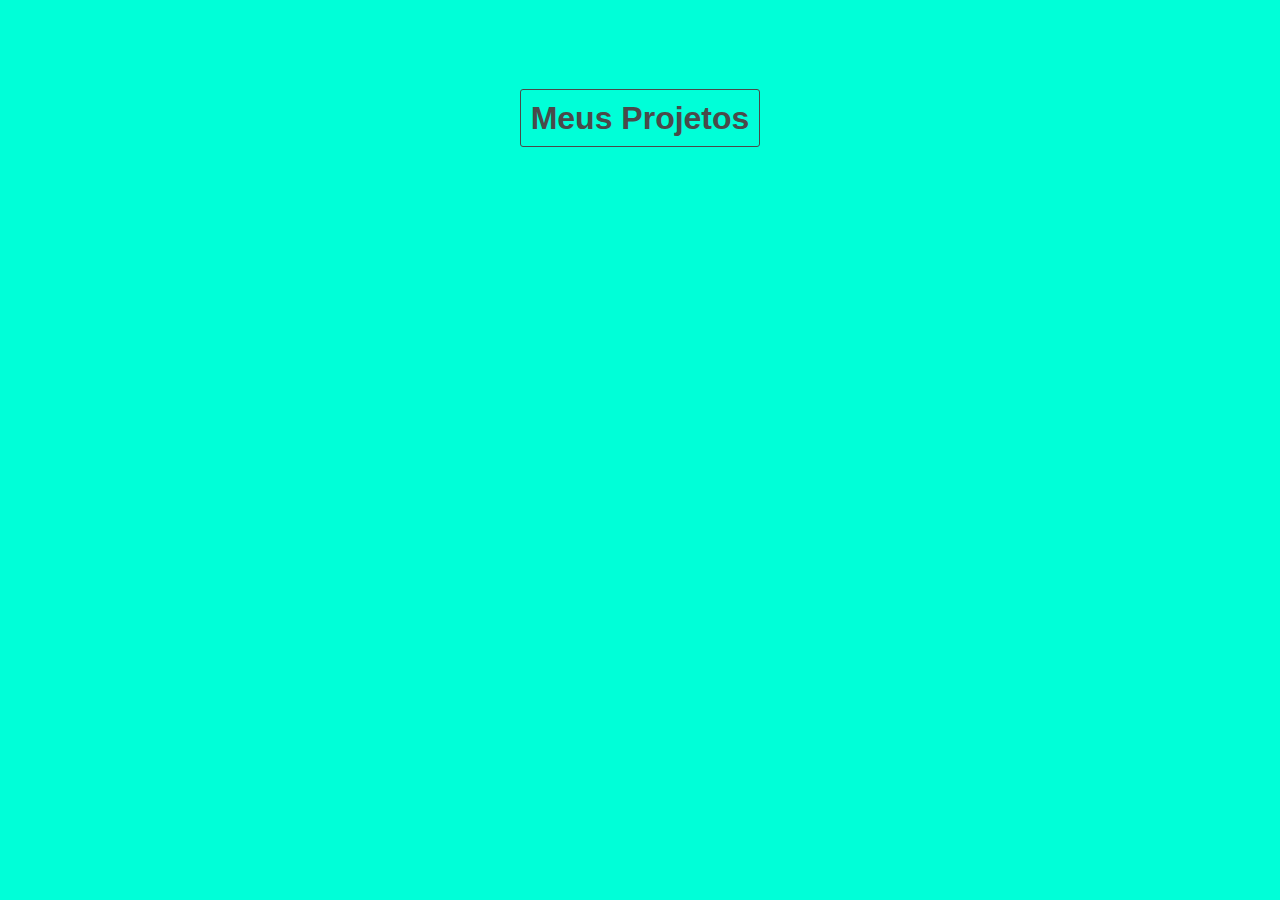
<file: index.html>
<!DOCTYPE html>
<html lang="pt-br">
<head>
    <meta charset="UTF-8">
    <title>Play Code Makers Projetos</title>
    <link href="https://fonts.googleapis.com/css?family=Oswald:500" rel="stylesheet">
    <link rel="stylesheet" href="estilo.css">
</head>
<body>
    <h1><a href="pm-proj004">Meus Projetos</a></h1>
</body>
</html>
</file>
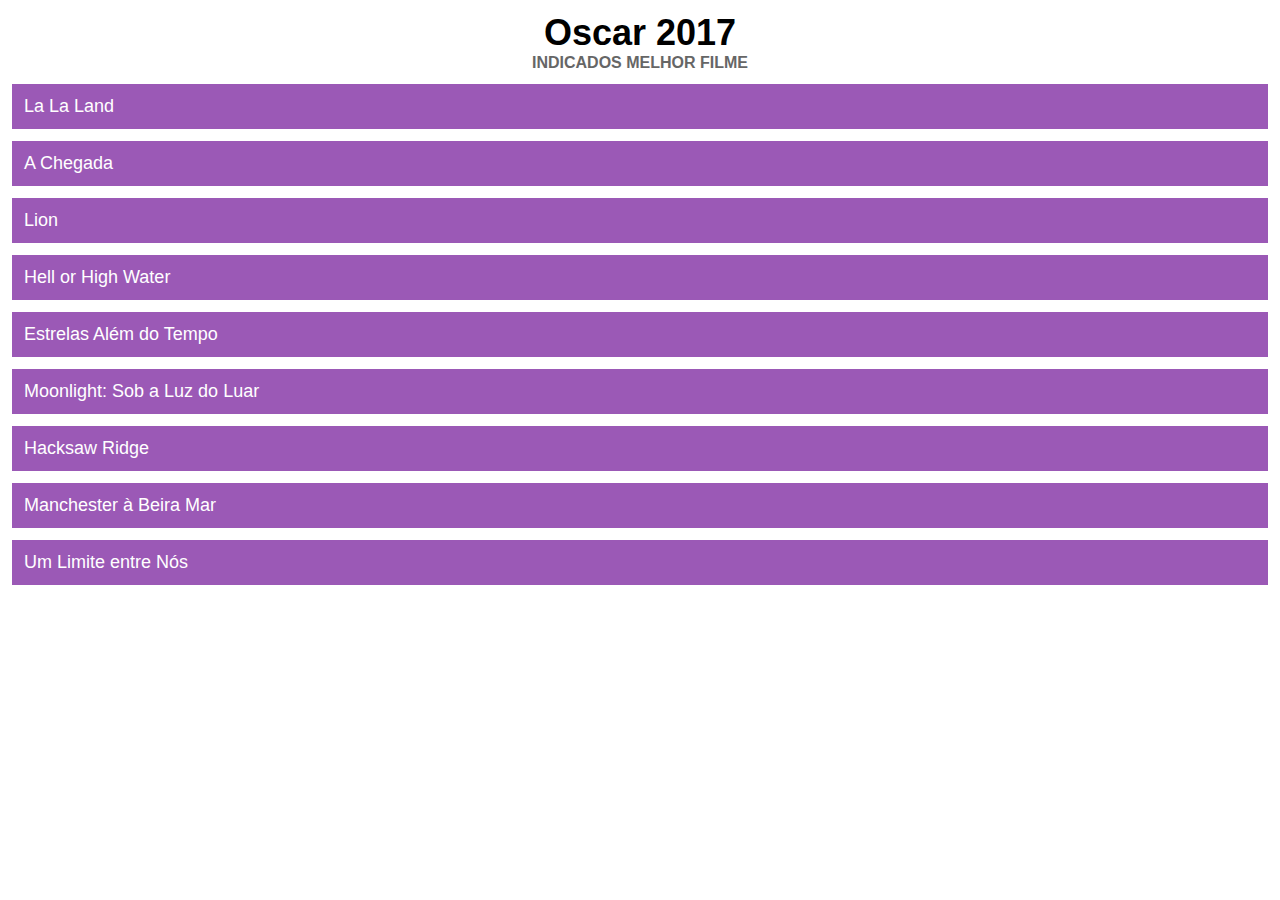
<file: pm-proj001/index.html>
<!DOCTYPE html>
<html lang="pt-br">
    <head>
        <title>Criar Sites</title>
        <link rel="stylesheet" type="text/css" href="estilo.css">
    </head>
    
    <body>
        <h1>Oscar 2017</h1>
        <h2>Indicados Melhor Filme</h2>

        <ul>
        	<li>La La Land</li>
        	<li>A Chegada</li>	
        	<li>Lion</li>		
        	<li>Hell or High Water</li>	
        	<li>Estrelas Além do Tempo</li>	
        	<li>Moonlight: Sob a Luz do Luar</li>	
        	<li>Hacksaw Ridge</li>	
        	<li>Manchester à Beira Mar</li>	
        	<li>Um Limite entre Nós</li>	
        </ul>

    </body>
    
</html>
</file>
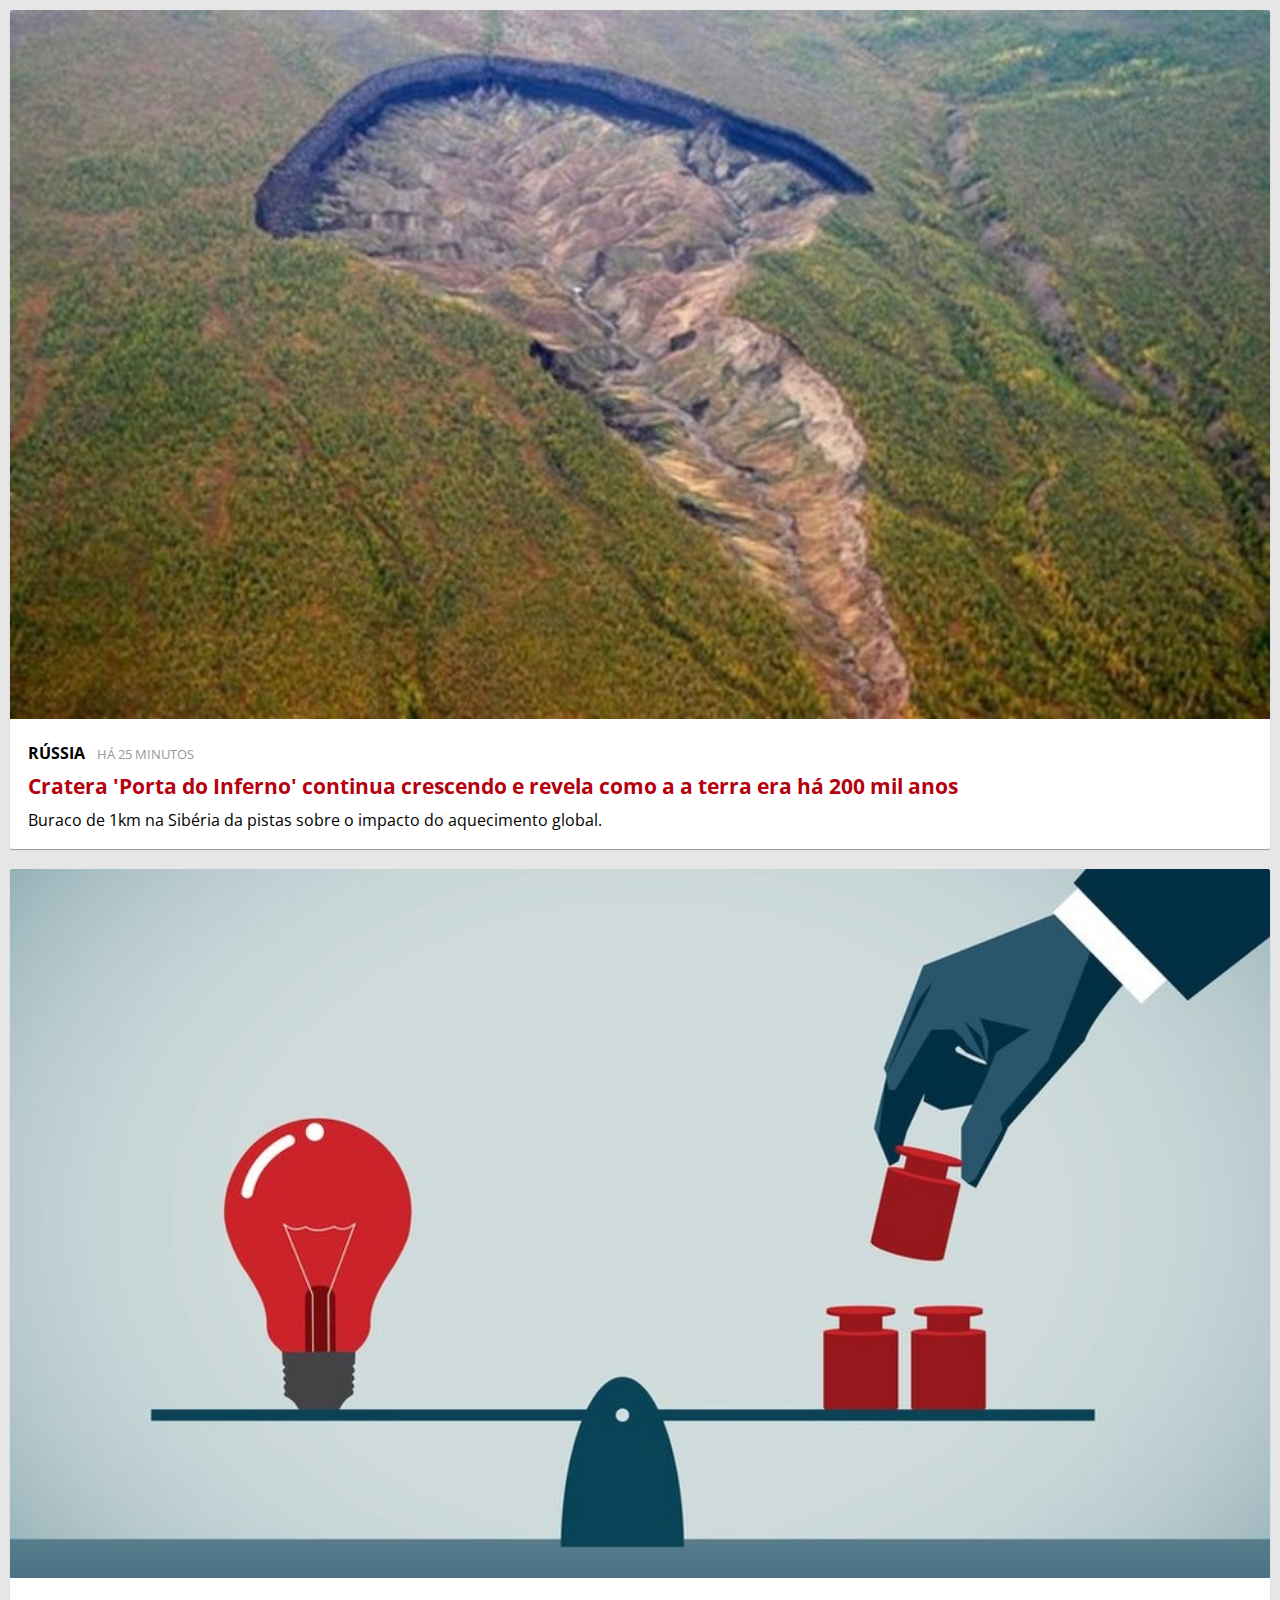
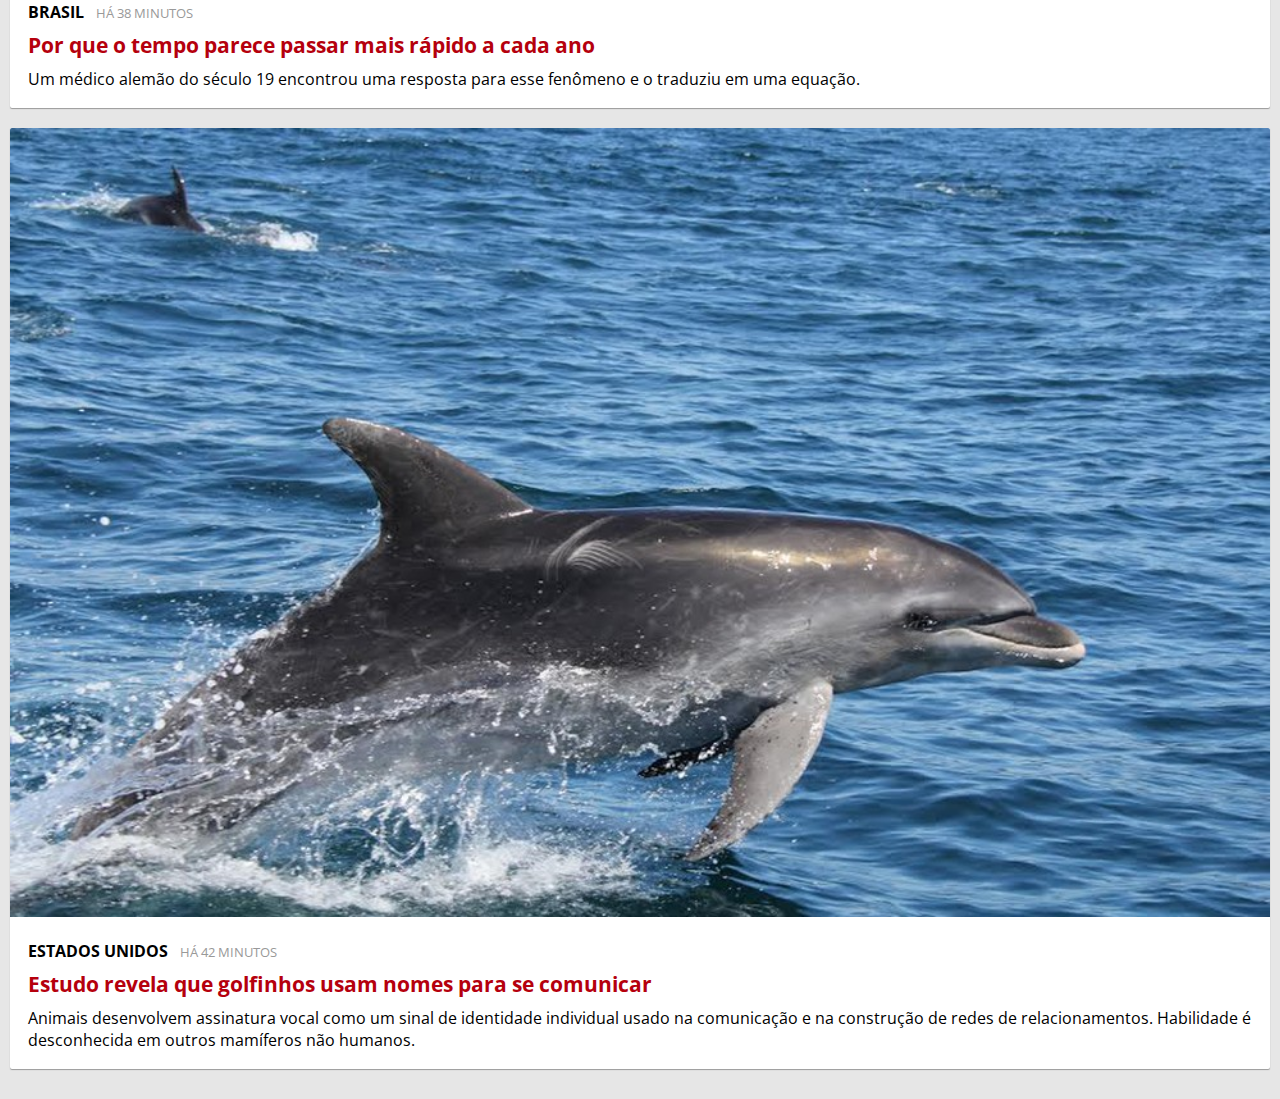
<file: pm-proj002/index.html>
<!DOCTYPE html>
<html lang="pt-br">
<head>
    <meta charset="UTF-8">
    <title>Projeto 002</title>
    <link rel="stylesheet" href="estilo.css">
    <link href="https://fonts.googleapis.com/css?family=Open+Sans" rel="stylesheet">
</head>
<body>
   
    <div class="noticia">
       
        <a href="http://bit.ly/pm-proj002-noticia">
            <img src="cratera.jpg" alt="Foto da Cratera">
        </a>
        
        <div class="texto">
           
            <div class="detalhes">
                <span class="local">Rússia</span>
                <span class="quando">Há 25 minutos</span>
            </div>
           
            <h2>
               <a href="http://bit.ly/pm-proj002-noticia">
                   Cratera 'Porta do Inferno' continua crescendo e revela como a a terra era há 200 mil anos
               </a>
            </h2>
            
            <p>
                Buraco de 1km na Sibéria da pistas sobre o impacto do aquecimento global.
            </p>   
            
        </div>
        
    </div>
    
    <div class="noticia">
       
        <a href="https://g1.globo.com/ciencia-e-saude/noticia/por-que-o-tempo-parece-passar-mais-rapido-a-cada-ano.ghtml">
            <img src="temp.jpg" alt="Nossa percepção muda em função dos estímulos a que estamos expostos">
        </a>
        
        <div class="texto">
           
            <div class="detalhes">
                <span class="local">Brasil</span>
                <span class="quando">Há 38 minutos</span>
            </div>
           
            <h2>
               <a href="https://g1.globo.com/ciencia-e-saude/noticia/por-que-o-tempo-parece-passar-mais-rapido-a-cada-ano.ghtml">
                   Por que o tempo parece passar mais rápido a cada ano
               </a>
            </h2>
            
            <p>
                Um médico alemão do século 19 encontrou uma resposta para esse fenômeno e o traduziu em uma equação.
            </p>   
            
        </div>
        
    </div>
    
      <div class="noticia">
       
        <a href="https://g1.globo.com/natureza/noticia/estudo-revela-que-golfinhos-usam-nomes-para-se-comunicar.ghtml">
            <img src="golfinho.jpg" alt="Foto do Golfinho">
        </a>
        
        <div class="texto">
           
            <div class="detalhes">
                <span class="local">Estados Unidos</span>
                <span class="quando">Há 42 minutos</span>
            </div>
           
            <h2>
                <a href="https://g1.globo.com/natureza/noticia/estudo-revela-que-golfinhos-usam-nomes-para-se-comunicar.ghtml">
                   Estudo revela que golfinhos usam nomes para se comunicar
               </a>
            </h2>
            
            <p>
                Animais desenvolvem assinatura vocal como um sinal de identidade individual usado na comunicação e na construção de redes de relacionamentos. Habilidade é desconhecida em outros mamíferos não humanos.
            </p>   
            
        </div>
        
    </div>
    
</body>
</html>
</file>
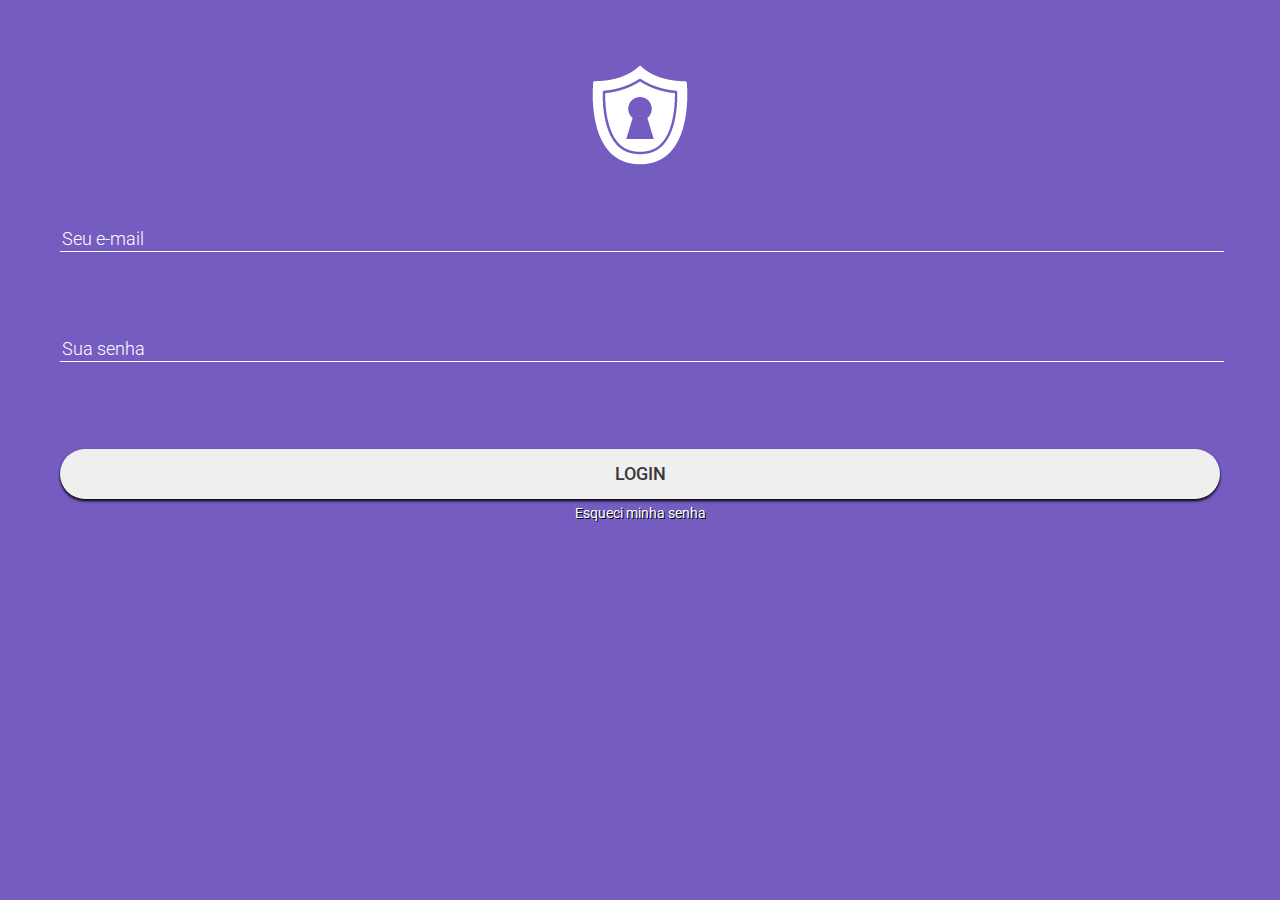
<file: pm-proj003/index.html>
<!DOCTYPE html>
<html lang="pt-br">
<head>
    <meta charset="UTF-8">
    <title>Login</title>
    <link rel="stylesheet" href="normalize.css">
    <link rel="stylesheet" href="estilo.css">
    <link href="https://fonts.googleapis.com/css?family=Roboto:300,400,500,500i" rel="stylesheet">
</head>
<body>

    <img src="logo.png" alt="Logo do Site">   
   
    <form action="POST">
        
        <input class="input" type="email" name="email" id="email" placeholder="Seu e-mail"><br><br>
        
        <input class="input" type="password" name="senha" id="senha" placeholder="Sua senha"><br><br>
        
        <button>Login</button>
        
    </form>
    
    <a href="senha.html">Esqueci minha senha</a>
    
</body>
</html>
</file>
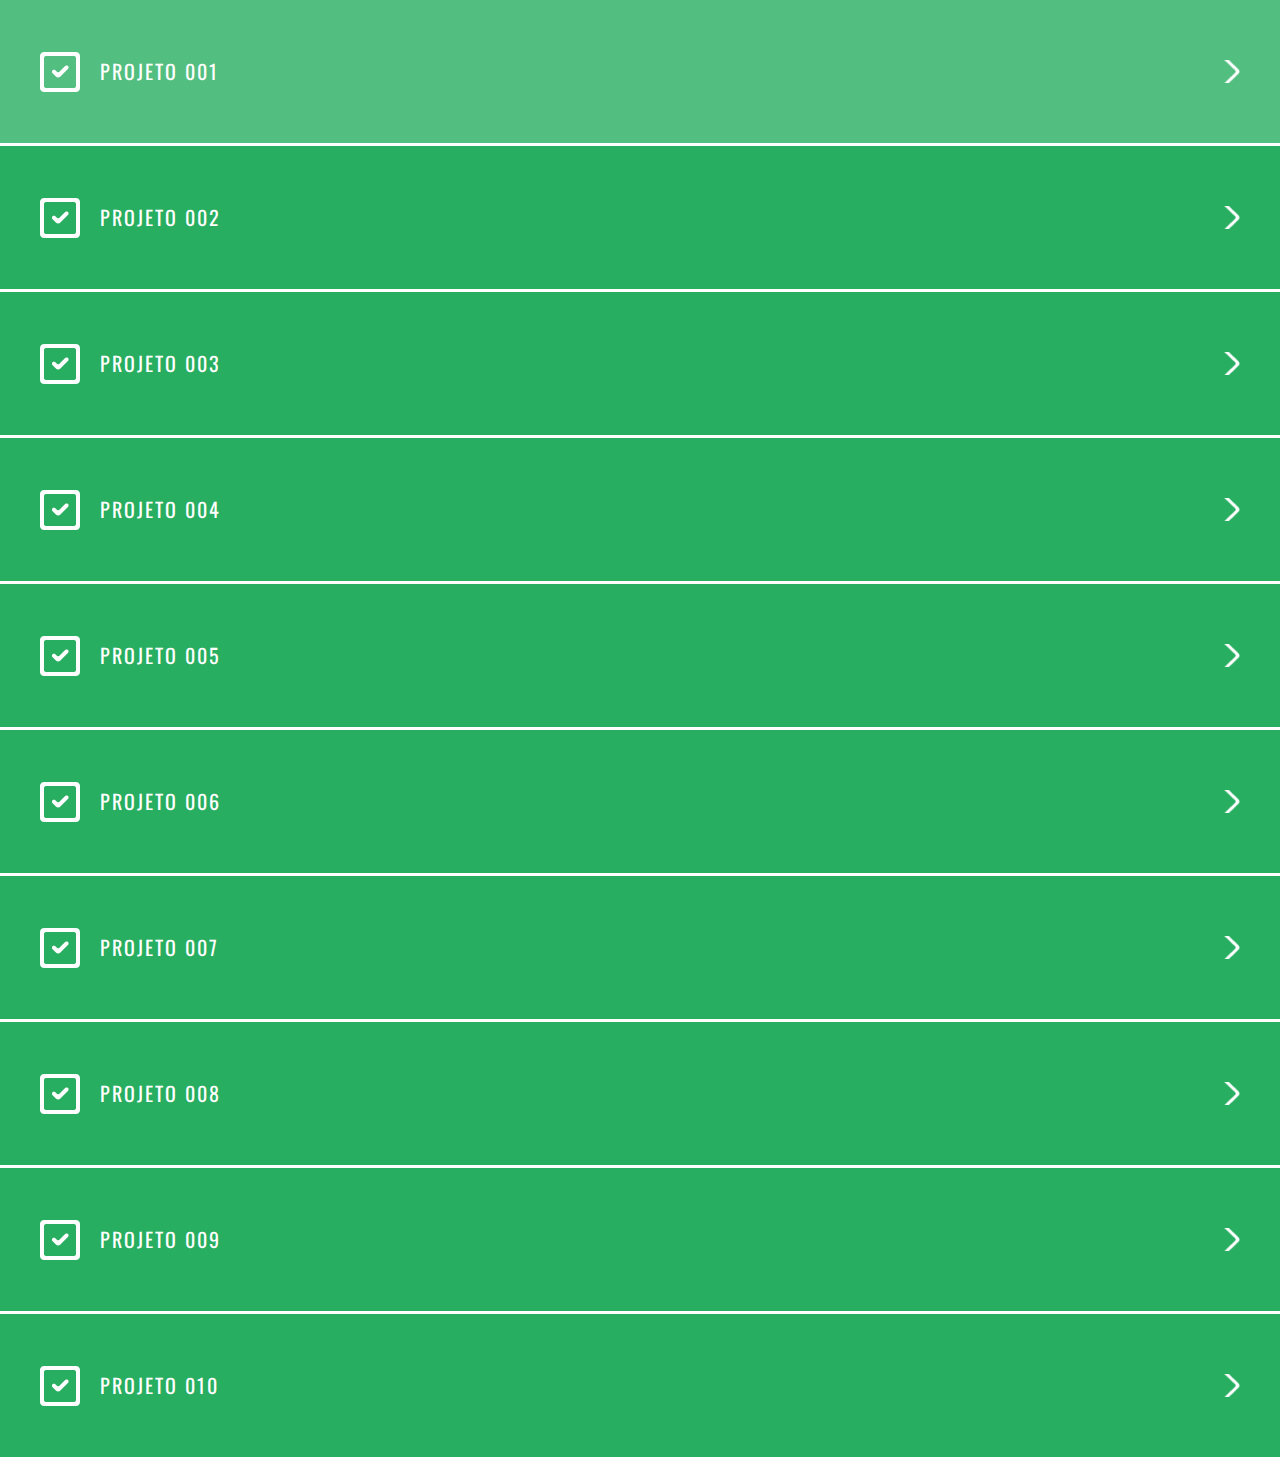
<file: pm-proj004/index.html>
<!DOCTYPE html>
<html lang="pt-br">
<head>
    <meta charset="UTF-8">
    <title>Projeto 004</title>
    <link rel="stylesheet" href="normalize.css">
    <link href="https://fonts.googleapis.com/css?family=Oswald:500" rel="stylesheet">
    <link rel="stylesheet" href="estilo.css">
</head>
<body>
    <ul>
        <li class="feito"><a href="../pm-proj001">Projeto 001</a></li>
        <li class="feito"><a href="../pm-proj002">Projeto 002</a></li>
        <li class="feito"><a href="../pm-proj003">Projeto 003</a></li>
        <li class="feito"><a href="../pm-proj004">Projeto 004</a></li>
        <li class="feito"><a href="../pm-proj005">Projeto 005</a></li>
        <li class="feito"><a href="../pm-proj006">Projeto 006</a></li>
        <li class="feito"><a href="../pm-proj007">Projeto 007</a></li>
        <li class="feito"><a href="../pm-proj008">Projeto 008</a></li>
        <li class="feito"><a href="../pm-proj009">Projeto 009</a></li>
        <li class="feito"><a href="../pm-proj010">Projeto 010</a></li>
    </ul>        
</body>
</html>
</file>
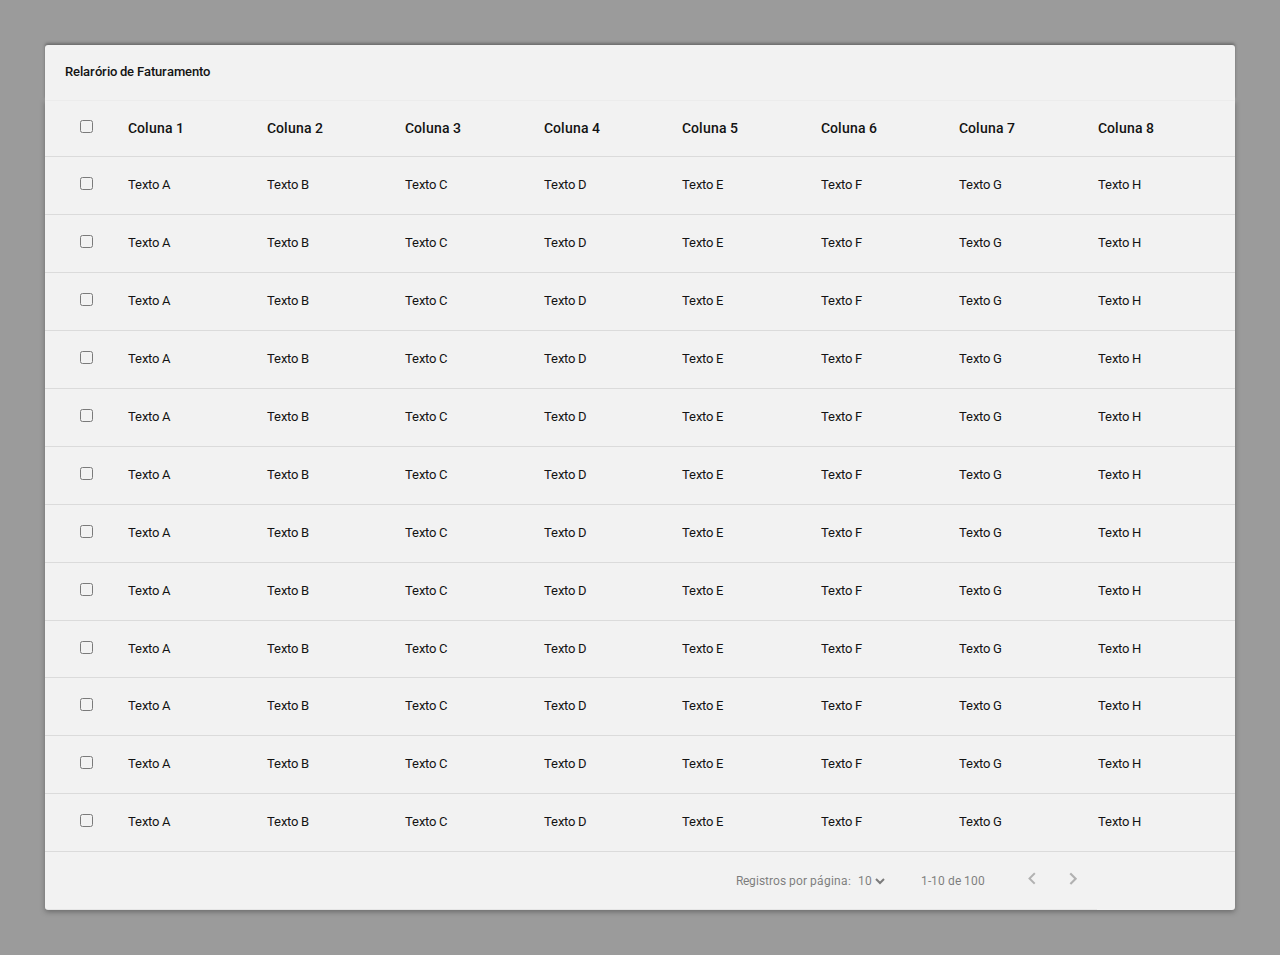
<file: pm-proj005/index.html>
<!DOCTYPE html>
<html lang="pt-br">
<head>
    <meta charset="UTF-8">
    <title>Projeto 005</title>
    <link rel="stylesheet" href="normalize.css">
    <link href="https://fonts.googleapis.com/css?family=Roboto:400,500" rel="stylesheet">
    <link rel="stylesheet" href="estilo.css">
</head>
<body>
     <table>
            <caption>Relarório de Faturamento</caption>
            
            <thead>
                <tr>
                   <th><input type="checkbox"></th>
                   <th>Coluna 1</th>
                   <th>Coluna 2</th>
                   <th>Coluna 3</th>
                   <th>Coluna 4</th>
                   <th>Coluna 5</th>
                   <th>Coluna 6</th>
                   <th>Coluna 7</th>
                   <th>Coluna 8</th> 
                </tr>
            </thead>    
            
            <tbody>
                <tr>
                    <td><input type="checkbox"></td>
                    <td>Texto A</td>
                    <td>Texto B</td>
                    <td>Texto C</td>
                    <td>Texto D</td>
                    <td>Texto E</td>
                    <td>Texto F</td>
                    <td>Texto G</td>
                    <td>Texto H</td>
                </tr>

                 <tr>
                    <td><input type="checkbox"></td>
                    <td>Texto A</td>
                    <td>Texto B</td>
                    <td>Texto C</td>
                    <td>Texto D</td>
                    <td>Texto E</td>
                    <td>Texto F</td>
                    <td>Texto G</td>
                    <td>Texto H</td>
                </tr>

                 <tr>
                    <td><input type="checkbox"></td>
                    <td>Texto A</td>
                    <td>Texto B</td>
                    <td>Texto C</td>
                    <td>Texto D</td>
                    <td>Texto E</td>
                    <td>Texto F</td>
                    <td>Texto G</td>
                    <td>Texto H</td>
                </tr>

                 <tr>
                    <td><input type="checkbox"></td>
                    <td>Texto A</td>
                    <td>Texto B</td>
                    <td>Texto C</td>
                    <td>Texto D</td>
                    <td>Texto E</td>
                    <td>Texto F</td>
                    <td>Texto G</td>
                    <td>Texto H</td>
                </tr>

                 <tr>
                    <td><input type="checkbox"></td>
                    <td>Texto A</td>
                    <td>Texto B</td>
                    <td>Texto C</td>
                    <td>Texto D</td>
                    <td>Texto E</td>
                    <td>Texto F</td>
                    <td>Texto G</td>
                    <td>Texto H</td>
                </tr>

                 <tr>
                    <td><input type="checkbox"></td>
                    <td>Texto A</td>
                    <td>Texto B</td>
                    <td>Texto C</td>
                    <td>Texto D</td>
                    <td>Texto E</td>
                    <td>Texto F</td>
                    <td>Texto G</td>
                    <td>Texto H</td>
                </tr>

                 <tr>
                    <td><input type="checkbox"></td>
                    <td>Texto A</td>
                    <td>Texto B</td>
                    <td>Texto C</td>
                    <td>Texto D</td>
                    <td>Texto E</td>
                    <td>Texto F</td>
                    <td>Texto G</td>
                    <td>Texto H</td>
                </tr>

                 <tr>
                    <td><input type="checkbox"></td>
                    <td>Texto A</td>
                    <td>Texto B</td>
                    <td>Texto C</td>
                    <td>Texto D</td>
                    <td>Texto E</td>
                    <td>Texto F</td>
                    <td>Texto G</td>
                    <td>Texto H</td>
                </tr>

                 <tr>
                    <td><input type="checkbox"></td>
                    <td>Texto A</td>
                    <td>Texto B</td>
                    <td>Texto C</td>
                    <td>Texto D</td>
                    <td>Texto E</td>
                    <td>Texto F</td>
                    <td>Texto G</td>
                    <td>Texto H</td>
                </tr>

                 <tr>
                    <td><input type="checkbox"></td>
                    <td>Texto A</td>
                    <td>Texto B</td>
                    <td>Texto C</td>
                    <td>Texto D</td>
                    <td>Texto E</td>
                    <td>Texto F</td>
                    <td>Texto G</td>
                    <td>Texto H</td>
                </tr>

                 <tr>
                    <td><input type="checkbox"></td>
                    <td>Texto A</td>
                    <td>Texto B</td>
                    <td>Texto C</td>
                    <td>Texto D</td>
                    <td>Texto E</td>
                    <td>Texto F</td>
                    <td>Texto G</td>
                    <td>Texto H</td>
                </tr>

                 <tr>
                    <td><input type="checkbox"></td>
                    <td>Texto A</td>
                    <td>Texto B</td>
                    <td>Texto C</td>
                    <td>Texto D</td>
                    <td>Texto E</td>
                    <td>Texto F</td>
                    <td>Texto G</td>
                    <td>Texto H</td>
                </tr>
            </tbody>
            
            <tfoot>
                <tr>
                    <td colspan="8">
                      Registros por página:
                      <select>
                         <option value="10">10</option>
                         <option value="20">20</option>
                         <option value="30">30</option>
                      </select>
                      <span>1-10 de 100</span>
                      <a href="#"><img src="anterior.png"></a>
                      <a href="#"><img src="proximo.png"></a>
                    </td>
                </tr>
            </tfoot>
        </table>
</body>
</html>
</file>
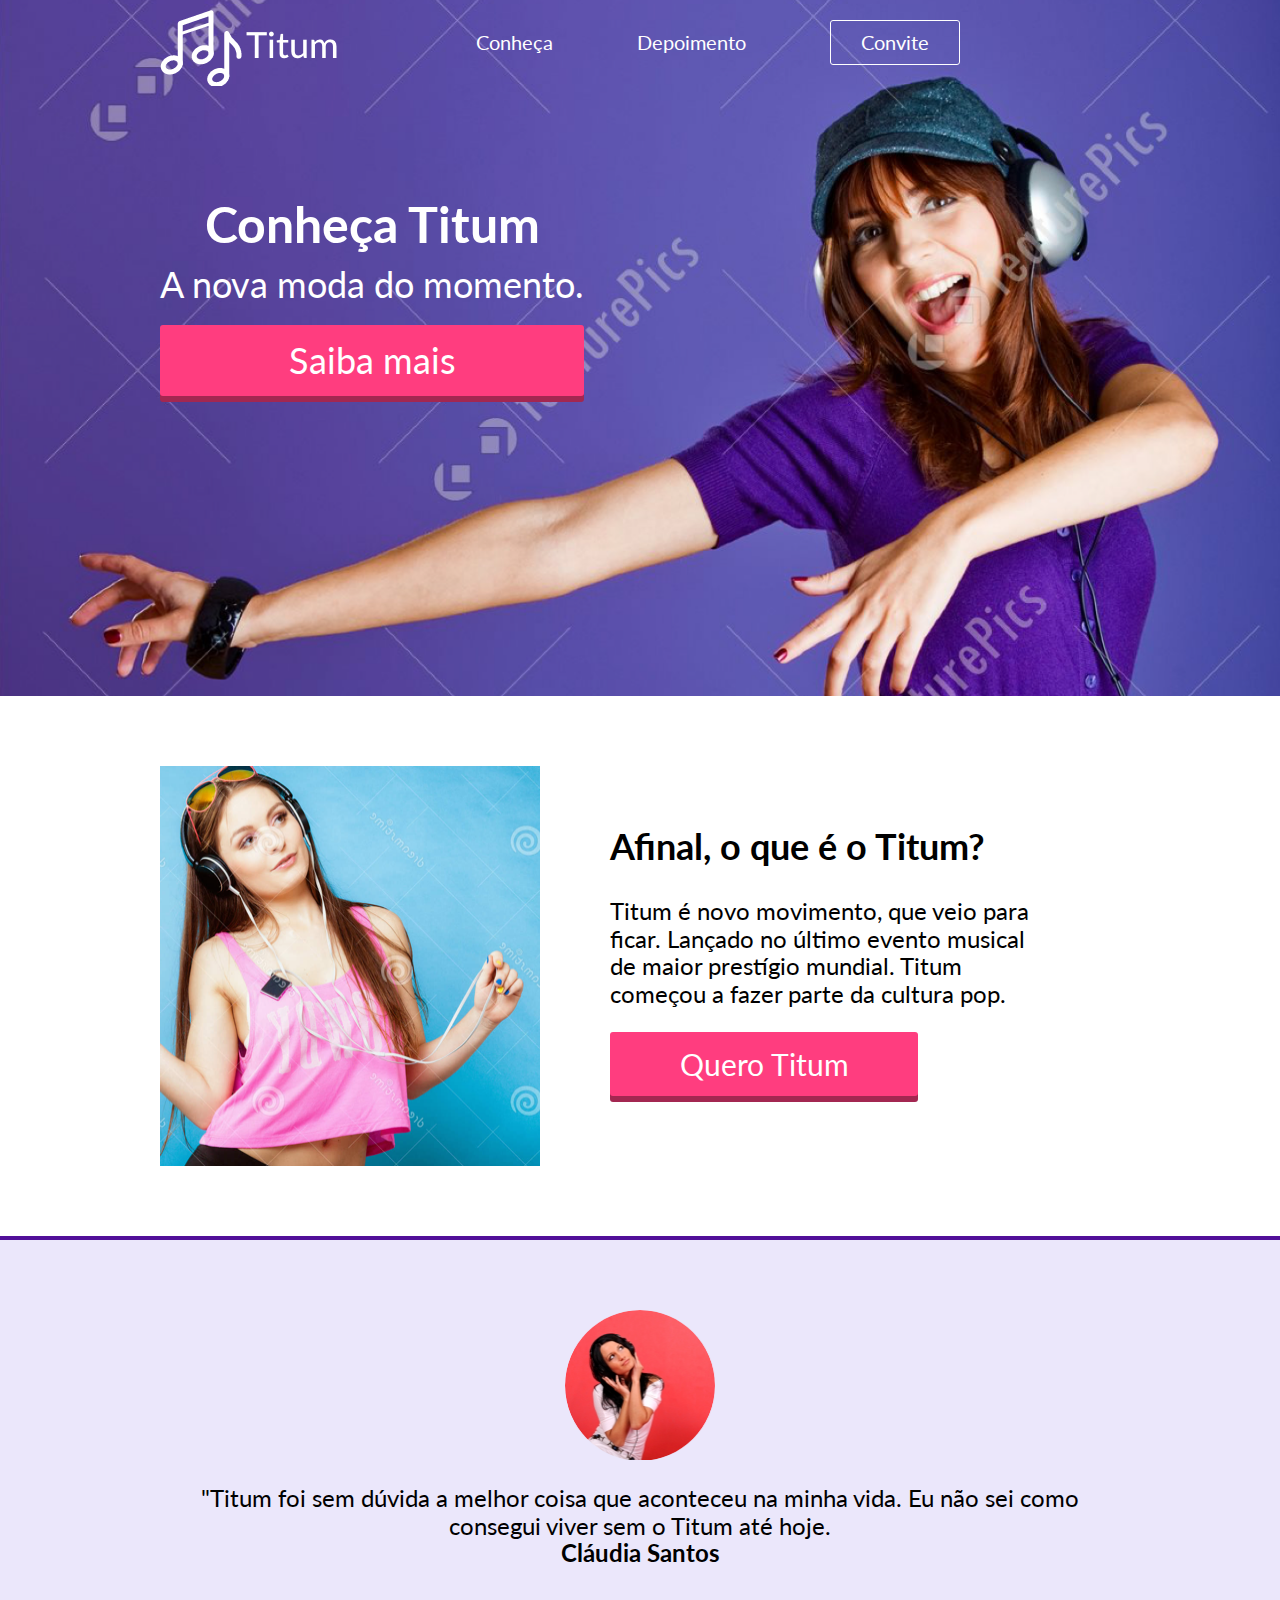
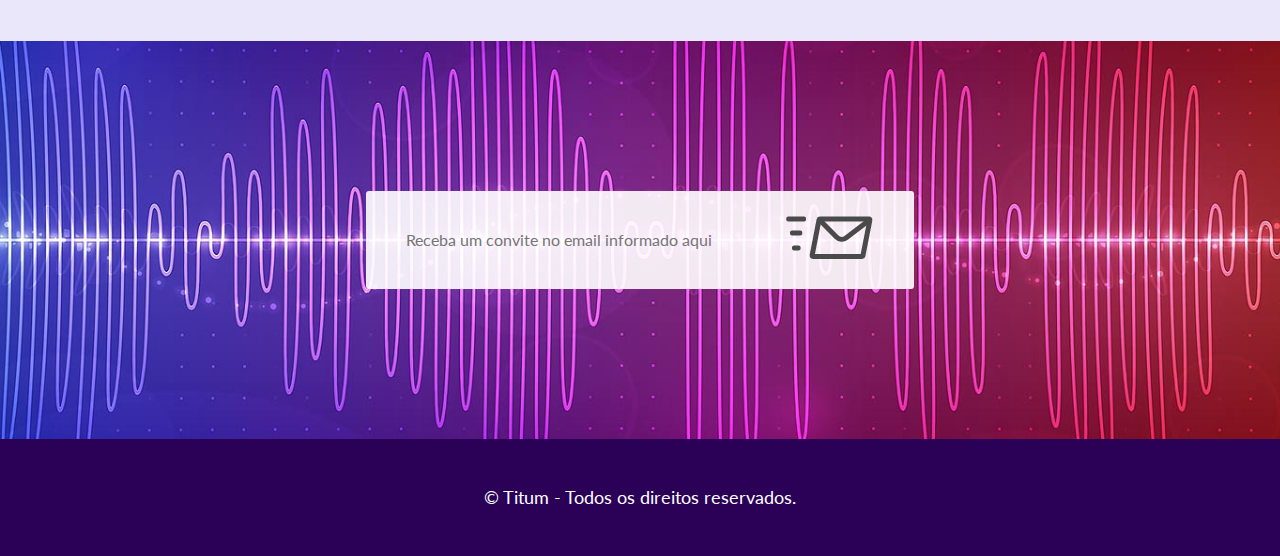
<file: pm-proj007/index.html>
<!DOCTYPE html>
<html lang="pt-br">
<head>
    <meta charset="UTF-8">
    <title>Projeto 007</title>
    <link rel="stylesheet" href="css/normalize.css">
    <link href="https://fonts.googleapis.com/css?family=Lato:300,400,700&amp;subset=latin-ext" rel="stylesheet">
    <link rel="stylesheet" href="css/estilo.css">
    <meta name="viewport" content="width:device=width, initial-scale=1">
    
    <script src="https://code.jquery.com/jquery-1.12.0.min.js"></script>
    <script>
        jQuery(document).ready(function($) {
        $(".scroll").click(function(event){
        event.preventDefault();
        $('html,body').animate({scrollTop:$(this.hash).offset().top}, 500);
        });
        });
    </script>
    
</head>
<body>
    <header>
        <div class="container">
    
            <h1>
                <span class="scroll" href="#topo"><a>Titum</a></span>
            </h1>
           
            <nav>  
                <ul>
                    <li><a class="scroll" href="#conheca">Conheça</a></li>
                    <li><a class="scroll" href="#depoimento">Depoimento</a></li>
                    <li><a class="scroll" href="#convite">Convite</a></li>
                </ul>
            </nav>
            
        </div>
    </header>
    
    <section id="topo">
       
        <div class="container">
           
            <div class="chamada">
                <h2>Conheça Titum</h2>
                <p>A nova moda do momento.</p>
                <a href="#conheca" class="botao">Saiba mais</a>
            </div>
            
        </div>
        
    </section>
    
    <section id="conheca">
        <div class="container">
            
            <img src="images/fashion.png">
            
            <div class="texto">   
                <h2>Afinal, o que é o Titum?</h2>        
                <p>Titum é novo movimento, que veio para ficar. Lançado no último evento musical de maior prestígio mundial. Titum começou a fazer parte da cultura pop.</p>
                <a href="#" class="botao">Quero Titum</a> 
            </div>
            
        </div>
    </section>
    
    <section id="depoimento">
        <div class="container">
           <img src="images/woman.png">
           
           <p>"Titum foi sem dúvida a melhor coisa que aconteceu na minha vida. Eu não sei como consegui viver sem o Titum até hoje. <br><strong>Cláudia Santos</strong>
           </p>
            
        </div>
    </section>
    
    <section id="convite">
        <div class="container">
           
            <form>
                <input type="email" name="convite" placeholder="Receba um convite no email informado aqui">
                <button><span>Enviar</span></button>
            </form>
            
        </div>
    </section>
    
    <footer>
        <div class="container">
           	<p>&#169 Titum - Todos os direitos reservados.</p>
        </div>
    </footer>
</body>
</html>
</file>
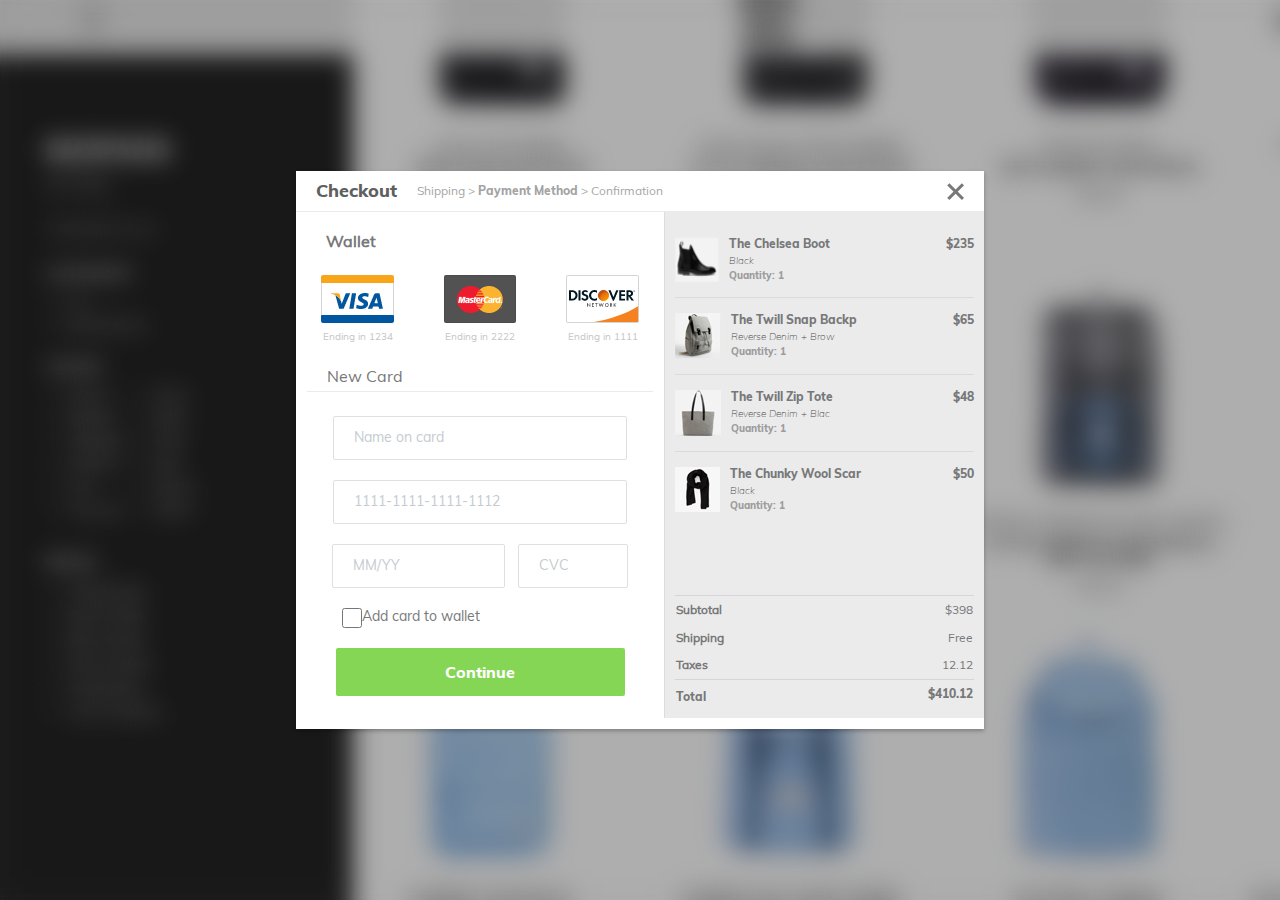
<file: pm-proj009/index.html>
<!DOCTYPE html>
<html lang="pt-br">
<head>
    <meta charset="UTF-8">
    <title>Projeto 009</title>
    <link rel="stylesheet" href="css/normalize.css">
    <link rel="stylesheet" href="fonts/stylesheet.css">
    <link rel="stylesheet" href="css/principal.css">
</head>
<body>
    <div id="checkout">
        
        <header>
            <div>
                <h1>Checkout</h1>
                <span>Shipping > <strong>Payment Method</strong> > Confirmation</span>
            </div>
            <a href="#"><span>Fechar</span></a>
        </header>
        
        <main>
            
            <div class="cartao">
                
                <div class="wallet">
                    <h2>Wallet</h2>
                    <ul>
                        <li>
                            <a href="#">
                                <img src="images/visa-card.png">
                                <small>Ending in 1234</small>
                            </a>
                        </li>
                        <li>
                            <a href="#">
                                <img src="images/mastercard-card.png">
                                <small>Ending in 2222</small>
                            </a>
                        </li>
                        <li>
                            <a href="#">
                                <img src="images/discover-card.png">
                                <small>Ending in 1111</small>
                            </a>
                        </li>
                    </ul>
                </div>
                
                <div class="newCard">
                    <form action="">
                        <fieldset>
                            <legend>New Card</legend>
                            
                            <input type="text" placeholder="Name on card">
                            <input type="text" placeholder="1111-1111-1111-1112">
                            <input type="text" class="data" placeholder="MM/YY">
                            <input type="text" class="cvc" placeholder="CVC">
                            
                            <label for="addWallet">
                                <input type="checkbox" name="addWallet">
                                Add card to wallet
                            </label>
                            
                            <button>Continue</button>
                            
                        </fieldset>
                    </form>
                </div>
                
            </div>
            
            <div class="resumos">
                
                <ul class="produtos">
                    <li>
                        <img src="images/shoe.png">
                        <div class="detalhes">
                           <h3>The Chelsea Boot</h3>
                            <small>Black</small>
                            <span>Quantity: 1</span>
                        </div>
                        <span class="preco">$235</span>
                    </li>
                    <li>
                        <img src="images/mochila.png">
                        <div class="detalhes">
                           <h3>The Twill Snap Backp</h3>
                            <small>Reverse Denim + Brow</small>
                            <span>Quantity: 1</span>
                        </div>
                        <span class="preco">$65</span>
                    </li>
                    <li>
                        <img src="images/bolsa.png">
                        <div class="detalhes">
                           <h3>The Twill Zip Tote</h3>
                            <small>Reverse Denim + Blac</small>
                            <span>Quantity: 1</span>
                        </div>
                        <span class="preco">$48</span>
                    </li>
                    <li>
                        <img src="images/bitmap.png">
                        <div class="detalhes">
                           <h3>The Chunky Wool Scar</h3>
                            <small>Black</small>
                            <span>Quantity: 1</span>
                        </div>
                        <span class="preco">$50</span>
                    </li>
                </ul>
                
                <table>
                    <tbody>
                        <tr>
                            <th scope="row">Subtotal</th>
                            <td>$398</td>
                        </tr>
                        <tr>
                           <th scope="row">Shipping</th>
                           <td>Free</td> 
                        </tr>
                        <tr>
                            <th scope="row">Taxes</th>
                            <td>12.12</td>
                        </tr>
                    </tbody>
                    <tfoot>
                        <tr>
                            <th scope="row">Total</th>
                            <td>$410.12</td>     
                        </tr>
                    </tfoot>
                </table>
            </div>
            
        </main>
    </div>
</body>
</html>
</file>
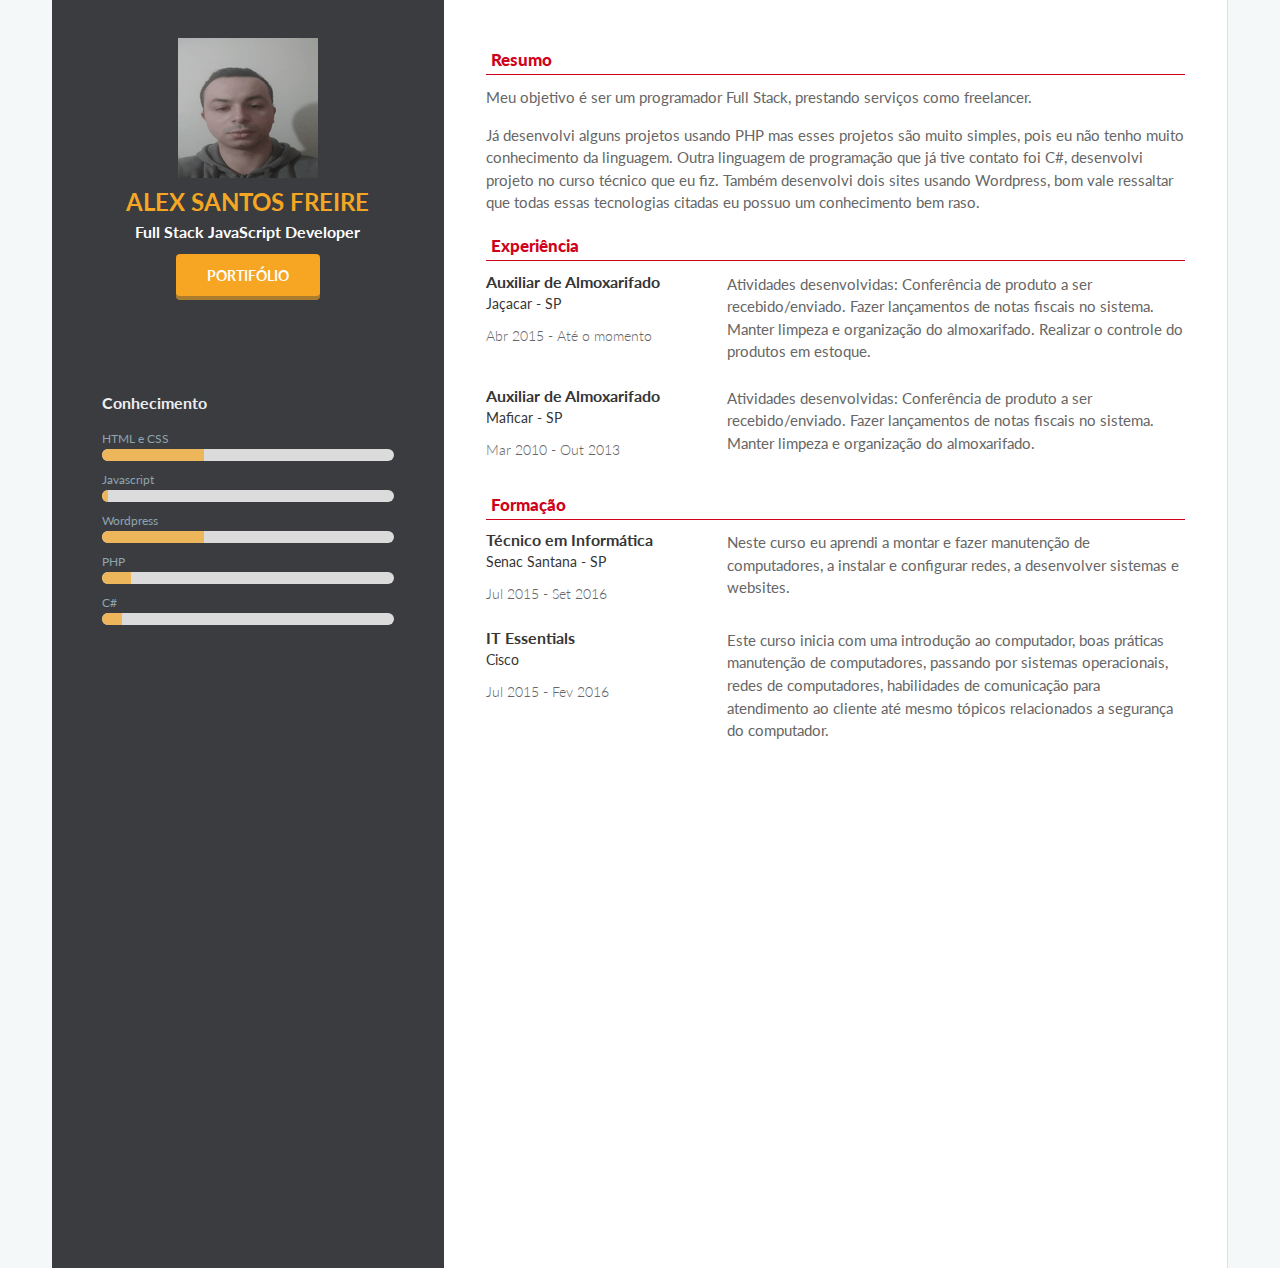
<file: pm-proj010/index.html>
<!DOCTYPE html>
<html lang="pt-br">

<head>
    <meta charset="UTF-8">
    <title>Projeto 010</title>
    <meta name="viewport" content="width=device-width, initial-scale=1">
    <link href="https://fonts.googleapis.com/css?family=Lato:300,400,700,900" rel="stylesheet">
    <link rel="stylesheet" href="https://use.fontawesome.com/releases/v5.1.1/css/all.css" integrity="sha384-O8whS3fhG2OnA5Kas0Y9l3cfpmYjapjI0E4theH4iuMD+pLhbf6JI0jIMfYcK3yZ" crossorigin="anonymous">
    <link rel="stylesheet" href="css/bulma.min.css">
    <link rel="stylesheet" href="css/sidebar.css">
    <link rel="stylesheet" href="css/principal.css">
</head>

<body>
    
<div class="container">
    <div class="columns">
        
        <!-- Sidebar -->
        <aside class="column is-4">
            
            <img src="images/my-avatar.png" />
            
            <h1>Alex Santos Freire</h1>
            
            <h2>Full Stack JavaScript Developer</h2>
            
            <a href="https://alexsf11.github.io/pm-projetos/" class="button is-info is-medium">Portifólio</a>
            
            <ul class="rede-sociais">
                <li><a href="https://github.com/AlexSF11"><i class="fab fa-github" aria-hidden="true"></i></a></li>
                <li><a href="https://www.linkedin.com/feed/"><i class="fab fa-linkedin" aria-hidden="true"></i></a></li>
                <li><a href="https://pt-br.facebook.com/"><i class="fab fa-facebook" aria-hidden="true"></i></a></li>
                <li><a href="https://twitter.com/?lang=pt-br"><i class="fab fa-twitter-square last" aria-hidden="true"></i></a></li>
            </ul>
            
            <div class="habilidades">
                <h3>Conhecimento</h3>
                <ul>
                    <li>
                        <small>HTML e CSS</small>
                        <progress class="progress is-danger is-small" value="35" max="100">35%</progress>
                    </li>
                    <li>
                        <small>Javascript</small>
                        <progress class="progress is-danger is-small" value="2" max="100">2%</progress>
                    </li>
                    <li>
                        <small>Wordpress</small>
                        <progress class="progress is-danger is-small" value="35" max="100">35%</progress>
                    </li>
                    <li>
                        <small>PHP</small>
                        <progress class="progress is-danger is-small" value="10" max="100">10%</progress>
                    </li>
                    <li>
                        <small>C#</small>
                        <progress class="progress is-danger is-small" value="7" max="100">7%</progress>
                    </li>
                </ul>
            </div>            
                        
        </aside>

        <!-- Article -->
        <article class="column is-8">
            <div class="content">
               
                <h3><i class="fas fa-file-alt"></i> Resumo</h3>
                <p>Meu objetivo é ser um programador Full Stack, prestando serviços como freelancer.</p> 
                <p>Já desenvolvi alguns projetos usando PHP mas esses projetos são muito simples, pois eu não tenho muito conhecimento 
                da linguagem. Outra linguagem de programação que já tive contato foi C#, desenvolvi projeto no curso técnico que eu fiz. 
                Também desenvolvi dois sites usando Wordpress, bom vale ressaltar que todas essas tecnologias citadas eu possuo um 
                conhecimento bem raso.</p>
                
                <h3><i class="fas fa-briefcase"></i> Experiência</h3>
                
                <div class="instituicao columns">
                    <div class="column is-4">
                        <h4>Auxiliar de Almoxarifado</h4>
                        <h5>Jaçacar - SP</h5>
                        <small>Abr 2015 - Até o momento</small>
                    </div>
                    <div class="column">
                        <p>Atividades desenvolvidas: Conferência de produto a ser recebido/enviado. Fazer lançamentos de notas 
                        fiscais no sistema. Manter limpeza e organização do almoxarifado. Realizar o controle do produtos em estoque.</p>
                    </div>
                </div>
                
                <div class="instituicao columns">
                    <div class="column is-4">
                        <h4>Auxiliar de Almoxarifado</h4>
                        <h5>Maficar - SP</h5>
                        <small>Mar 2010 - Out 2013</small>
                    </div>
                    <div class="column">
                        <p>Atividades desenvolvidas: Conferência de produto a ser recebido/enviado. Fazer lançamentos de notas 
                        fiscais no sistema. Manter limpeza e organização do almoxarifado.</p>
                    </div>
                </div>
                
                <h3><i class="fas fa-trophy"></i> Formação</h3>
                
                <div class="instituicao columns">
                    <div class="column is-4">
                        <h4>Técnico em Informática</h4>
                        <h5>Senac Santana - SP</h5>
                        <small>Jul 2015 - Set 2016</small>
                    </div>
                    <div class="column">
                        <p>Neste curso eu aprendi a montar e fazer manutenção de computadores, a instalar e configurar redes, 
                        a desenvolver sistemas e websites.</p>
                    </div>
                </div>
                
                 <div class="instituicao columns">
                    <div class="column is-4">
                        <h4>IT Essentials</h4>
                        <h5>Cisco</h5>
                        <small>Jul 2015 - Fev 2016</small>
                    </div>
                    <div class="column">
                        <p>
                            Este curso inicia com uma introdução ao computador, boas práticas manutenção de computadores, 
                            passando por sistemas operacionais, redes de computadores, 
                            habilidades de comunicação para atendimento ao cliente até mesmo tópicos relacionados a segurança do computador.
                        </p>
                    </div>
                </div>
                
            </div>
            
        </article>
        
    </div>
</div>
    
</body>
</html>
</file>
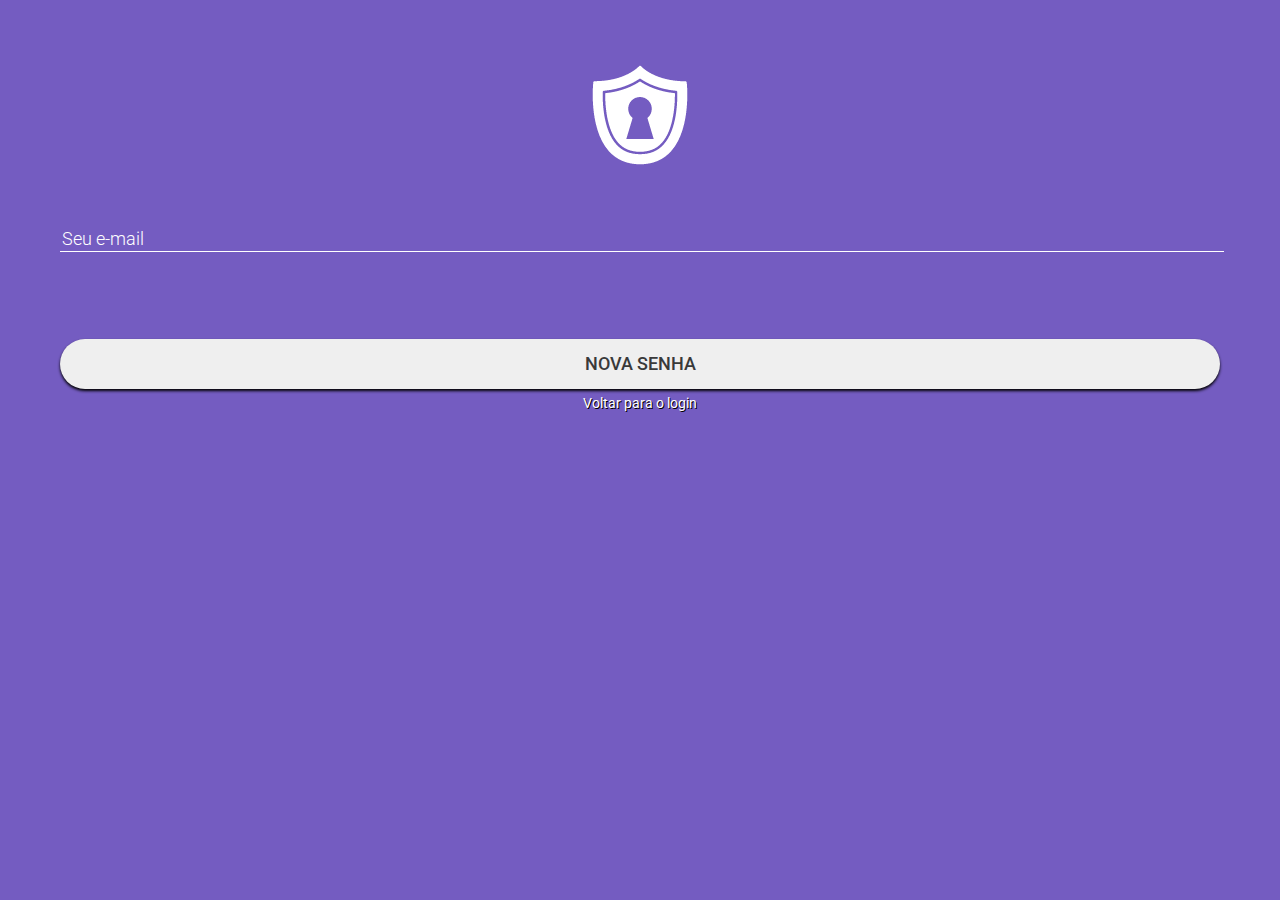
<file: pm-proj003/senha.html>
<!DOCTYPE html>
<html lang="pt-br">
<head>
    <meta charset="UTF-8">
    <title>Mudar Senha</title>
    <link rel="stylesheet" href="normalize.css">
    <link href="https://fonts.googleapis.com/css?family=Roboto:300,400,500,500i" rel="stylesheet">
    <link rel="stylesheet" href="estilo.css">
</head>
<body>

    <img src="logo.png">   
   
    <form action="POST">
        
        <input class="input" type="email" name="email" id="email" placeholder="Seu e-mail"><br><br>
        
        
        <button>Nova senha</button>
        
    </form>
    
    <a href="index.html">Voltar para o login</a>
    
</body>
</html>
</file>
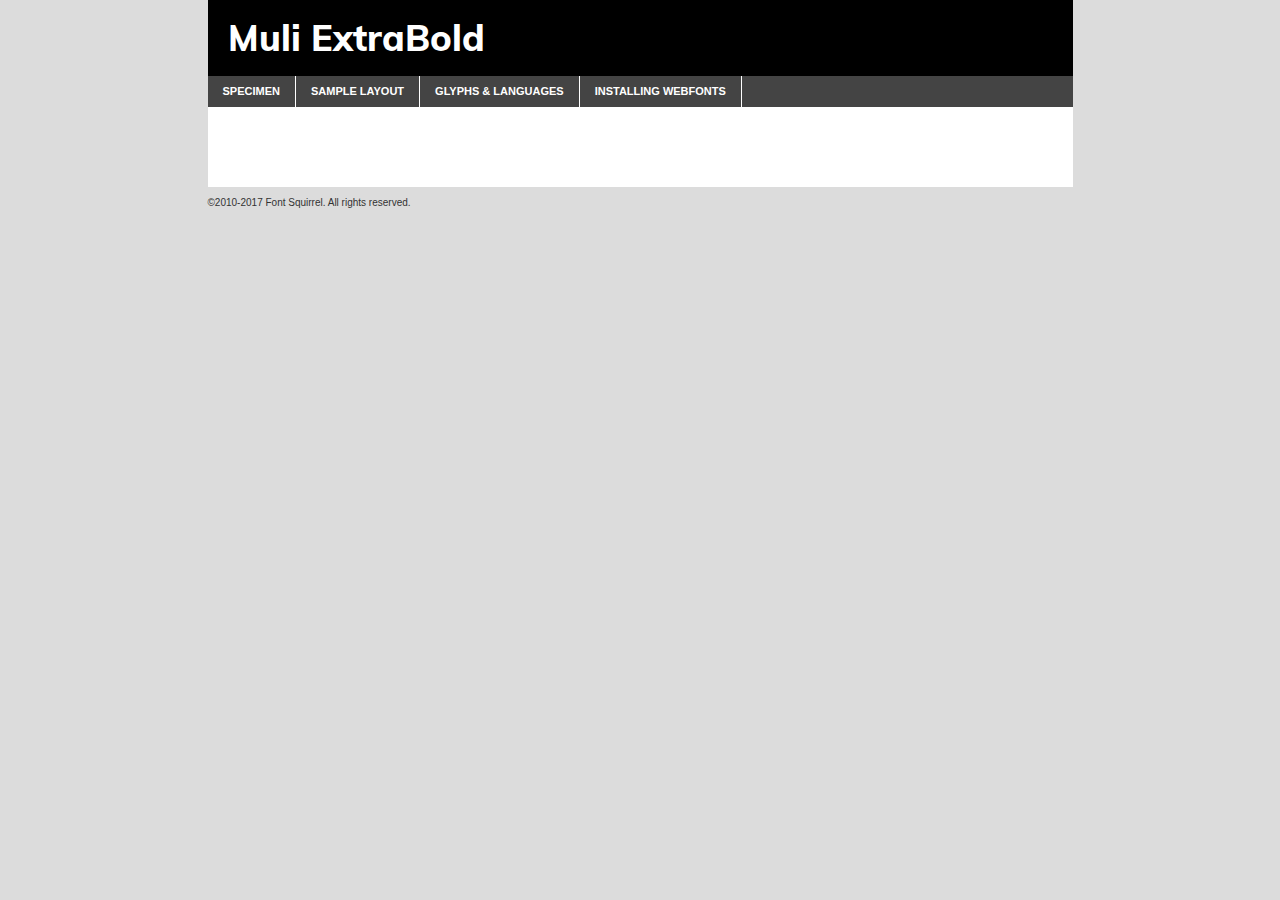
<file: pm-proj009/fonts/muli-extrabold-demo.html>
<!DOCTYPE html PUBLIC "-//W3C//DTD XHTML 1.0 Transitional//EN"
	"http://www.w3.org/TR/xhtml1/DTD/xhtml1-transitional.dtd">

<html xmlns="http://www.w3.org/1999/xhtml" xml:lang="en" lang="en">
<head>
	<meta http-equiv="Content-Type" content="text/html; charset=utf-8" />
	<script src="http://ajax.googleapis.com/ajax/libs/jquery/1.7.2/jquery.min.js" type="text/javascript" charset="utf-8"></script>
	<script type="text/javascript">
	(function($){$.fn.easyTabs=function(option){var param=jQuery.extend({fadeSpeed:"fast",defaultContent:1,activeClass:'active'},option);$(this).each(function(){var thisId="#"+this.id;if(param.defaultContent==''){param.defaultContent=1;}
	if(typeof param.defaultContent=="number")
	{var defaultTab=$(thisId+" .tabs li:eq("+(param.defaultContent-1)+") a").attr('href').substr(1);}else{var defaultTab=param.defaultContent;}
	$(thisId+" .tabs li a").each(function(){var tabToHide=$(this).attr('href').substr(1);$("#"+tabToHide).addClass('easytabs-tab-content');});hideAll();changeContent(defaultTab);function hideAll(){$(thisId+" .easytabs-tab-content").hide();}
	function changeContent(tabId){hideAll();$(thisId+" .tabs li").removeClass(param.activeClass);$(thisId+" .tabs li a[href=#"+tabId+"]").closest('li').addClass(param.activeClass);if(param.fadeSpeed!="none")
	{$(thisId+" #"+tabId).fadeIn(param.fadeSpeed);}else{$(thisId+" #"+tabId).show();}}
	$(thisId+" .tabs li").click(function(){var tabId=$(this).find('a').attr('href').substr(1);changeContent(tabId);return false;});});}})(jQuery);
	</script>
	<link rel="stylesheet" href="specimen_files/specimen_stylesheet.css" type="text/css" charset="utf-8" />
	<link rel="stylesheet" href="stylesheet.css" type="text/css" charset="utf-8" />

	<style type="text/css">
					body{
				font-family: 'muliextrabold';
							}
		</style>

	<title>Muli ExtraBold Specimen</title>
	
	
	<script type="text/javascript" charset="utf-8">
		$(document).ready(function() {
			$('#container').easyTabs({defaultContent:1});
		});
	</script>
</head>

<body>
<div id="container">
	<div id="header">
		Muli ExtraBold	</div>
	<ul class="tabs">
		<li><a href="#specimen">Specimen</a></li>
		<li><a href="#layout">Sample Layout</a></li>
				<li><a href="#glyphs">Glyphs &amp; Languages</a></li>
		<li><a href="#installing">Installing Webfonts</a></li>
		
	</ul>
	
	<div id="main_content">

		
			<div id="specimen">
		
				<div class="section">
					<div class="grid12 firstcol">
						<div class="huge">AaBb</div>
					</div>
				</div>
		
				<div class="section">
					<div class="glyph_range">A&#x200B;B&#x200b;C&#x200b;D&#x200b;E&#x200b;F&#x200b;G&#x200b;H&#x200b;I&#x200b;J&#x200b;K&#x200b;L&#x200b;M&#x200b;N&#x200b;O&#x200b;P&#x200b;Q&#x200b;R&#x200b;S&#x200b;T&#x200b;U&#x200b;V&#x200b;W&#x200b;X&#x200b;Y&#x200b;Z&#x200b;a&#x200b;b&#x200b;c&#x200b;d&#x200b;e&#x200b;f&#x200b;g&#x200b;h&#x200b;i&#x200b;j&#x200b;k&#x200b;l&#x200b;m&#x200b;n&#x200b;o&#x200b;p&#x200b;q&#x200b;r&#x200b;s&#x200b;t&#x200b;u&#x200b;v&#x200b;w&#x200b;x&#x200b;y&#x200b;z&#x200b;1&#x200b;2&#x200b;3&#x200b;4&#x200b;5&#x200b;6&#x200b;7&#x200b;8&#x200b;9&#x200b;0&#x200b;&amp;&#x200b;.&#x200b;,&#x200b;?&#x200b;!&#x200b;&#64;&#x200b;(&#x200b;)&#x200b;#&#x200b;$&#x200b;%&#x200b;*&#x200b;+&#x200b;-&#x200b;=&#x200b;:&#x200b;;</div>
				</div>
				<div class="section">
					<div class="grid12 firstcol">
						<table class="sample_table">
							<tr><td>10</td><td class="size10">abcdefghijklmnopqrstuvwxyzABCDEFGHIJKLMNOPQRSTUVWXYZ0123456789abcdefghijklmnopqrstuvwxyzABCDEFGHIJKLMNOPQRSTUVWXYZ0123456789abcdefghijklmnopqrstuvwxyzABCDEFGHIJKLMNOPQRSTUVWXYZ</td></tr>
							<tr><td>11</td><td class="size11">abcdefghijklmnopqrstuvwxyzABCDEFGHIJKLMNOPQRSTUVWXYZ0123456789abcdefghijklmnopqrstuvwxyzABCDEFGHIJKLMNOPQRSTUVWXYZ0123456789abcdefghijklmnopqrstuvwxyzABCDEFGHIJKLMNOPQRSTUVWXYZ</td></tr>
							<tr><td>12</td><td class="size12">abcdefghijklmnopqrstuvwxyzABCDEFGHIJKLMNOPQRSTUVWXYZ0123456789abcdefghijklmnopqrstuvwxyzABCDEFGHIJKLMNOPQRSTUVWXYZ0123456789abcdefghijklmnopqrstuvwxyzABCDEFGHIJKLMNOPQRSTUVWXYZ</td></tr>
							<tr><td>13</td><td class="size13">abcdefghijklmnopqrstuvwxyzABCDEFGHIJKLMNOPQRSTUVWXYZ0123456789abcdefghijklmnopqrstuvwxyzABCDEFGHIJKLMNOPQRSTUVWXYZ0123456789abcdefghijklmnopqrstuvwxyzABCDEFGHIJKLMNOPQRSTUVWXYZ</td></tr>
							<tr><td>14</td><td class="size14">abcdefghijklmnopqrstuvwxyzABCDEFGHIJKLMNOPQRSTUVWXYZ0123456789abcdefghijklmnopqrstuvwxyzABCDEFGHIJKLMNOPQRSTUVWXYZ0123456789abcdefghijklmnopqrstuvwxyzABCDEFGHIJKLMNOPQRSTUVWXYZ</td></tr>
							<tr><td>16</td><td class="size16">abcdefghijklmnopqrstuvwxyzABCDEFGHIJKLMNOPQRSTUVWXYZ0123456789abcdefghijklmnopqrstuvwxyzABCDEFGHIJKLMNOPQRSTUVWXYZ</td></tr>
							<tr><td>18</td><td class="size18">abcdefghijklmnopqrstuvwxyzABCDEFGHIJKLMNOPQRSTUVWXYZ0123456789abcdefghijklmnopqrstuvwxyzABCDEFGHIJKLMNOPQRSTUVWXYZ</td></tr>
							<tr><td>20</td><td class="size20">abcdefghijklmnopqrstuvwxyzABCDEFGHIJKLMNOPQRSTUVWXYZ0123456789abcdefghijklmnopqrstuvwxyzABCDEFGHIJKLMNOPQRSTUVWXYZ</td></tr>
							<tr><td>24</td><td class="size24">abcdefghijklmnopqrstuvwxyzABCDEFGHIJKLMNOPQRSTUVWXYZ0123456789abcdefghijklmnopqrstuvwxyzABCDEFGHIJKLMNOPQRSTUVWXYZ</td></tr>
							<tr><td>30</td><td class="size30">abcdefghijklmnopqrstuvwxyzABCDEFGHIJKLMNOPQRSTUVWXYZ0123456789abcdefghijklmnopqrstuvwxyzABCDEFGHIJKLMNOPQRSTUVWXYZ</td></tr>
							<tr><td>36</td><td class="size36">abcdefghijklmnopqrstuvwxyzABCDEFGHIJKLMNOPQRSTUVWXYZ0123456789abcdefghijklmnopqrstuvwxyzABCDEFGHIJKLMNOPQRSTUVWXYZ</td></tr>
							<tr><td>48</td><td class="size48">abcdefghijklmnopqrstuvwxyzABCDEFGHIJKLMNOPQRSTUVWXYZ0123456789abcdefghijklmnopqrstuvwxyzABCDEFGHIJKLMNOPQRSTUVWXYZ</td></tr>
							<tr><td>60</td><td class="size60">abcdefghijklmnopqrstuvwxyzABCDEFGHIJKLMNOPQRSTUVWXYZ0123456789abcdefghijklmnopqrstuvwxyzABCDEFGHIJKLMNOPQRSTUVWXYZ</td></tr>
							<tr><td>72</td><td class="size72">abcdefghijklmnopqrstuvwxyzABCDEFGHIJKLMNOPQRSTUVWXYZ0123456789abcdefghijklmnopqrstuvwxyzABCDEFGHIJKLMNOPQRSTUVWXYZ</td></tr>
							<tr><td>90</td><td class="size90">abcdefghijklmnopqrstuvwxyzABCDEFGHIJKLMNOPQRSTUVWXYZ0123456789abcdefghijklmnopqrstuvwxyzABCDEFGHIJKLMNOPQRSTUVWXYZ</td></tr>
						</table>
				
					</div>
			
				</div>
		
		
		
								<div class="section" id="bodycomparison">


										<div id="xheight">
				<div class="fontbody">&#x25FC;&#x25FC;&#x25FC;&#x25FC;&#x25FC;&#x25FC;&#x25FC;&#x25FC;&#x25FC;&#x25FC;&#x25FC;&#x25FC;&#x25FC;&#x25FC;&#x25FC;&#x25FC;&#x25FC;&#x25FC;&#x25FC;&#x25FC;&#x25FC;&#x25FC;&#x25FC;&#x25FC;&#x25FC;&#x25FC;&#x25FC;&#x25FC;&#x25FC;&#x25FC;&#x25FC;&#x25FC;&#x25FC;&#x25FC;&#x25FC;&#x25FC;&#x25FC;&#x25FC;&#x25FC;&#x25FC;&#x25FC;&#x25FC;&#x25FC;&#x25FC;&#x25FC;&#x25FC;&#x25FC;&#x25FC;&#x25FC;&#x25FC;&#x25FC;&#x25FC;&#x25FC;&#x25FC;&#x25FC;&#x25FC;&#x25FC;&#x25FC;&#x25FC;&#x25FC;&#x25FC;&#x25FC;&#x25FC;&#x25FC;&#x25FC;&#x25FC;&#x25FC;&#x25FC;&#x25FC;&#x25FC;&#x25FC;&#x25FC;&#x25FC;&#x25FC;&#x25FC;&#x25FC;&#x25FC;&#x25FC;&#x25FC;&#x25FC;&#x25FC;&#x25FC;&#x25FC;&#x25FC;&#x25FC;&#x25FC;&#x25FC;&#x25FC;&#x25FC;&#x25FC;&#x25FC;&#x25FC;&#x25FC;&#x25FC;&#x25FC;&#x25FC;&#x25FC;&#x25FC;&#x25FC;body</div><div class="arialbody">body</div><div class="verdanabody">body</div><div class="georgiabody">body</div></div>
										<div class="fontbody" style="z-index:1">
											body<span>Muli ExtraBold</span>
										</div>
										<div class="arialbody" style="z-index:1">
											body<span>Arial</span>
										</div>
										<div class="verdanabody" style="z-index:1">
											body<span>Verdana</span>
										</div>
										<div class="georgiabody" style="z-index:1">
											body<span>Georgia</span>
										</div>



								</div>
		
		
				<div class="section psample psample_row1" id="">
					
					<div class="grid2 firstcol">
						<p class="size10"><span>10.</span>Aenean lacinia bibendum nulla sed consectetur. Fusce dapibus, tellus ac cursus commodo, tortor mauris condimentum nibh, ut fermentum massa justo sit amet risus. Nullam id dolor id nibh ultricies vehicula ut id elit. Cum sociis natoque penatibus et magnis dis parturient montes, nascetur ridiculus mus. Nulla vitae elit libero, a pharetra augue.</p>
			
					</div>
					<div class="grid3">
						<p class="size11"><span>11.</span>Aenean lacinia bibendum nulla sed consectetur. Fusce dapibus, tellus ac cursus commodo, tortor mauris condimentum nibh, ut fermentum massa justo sit amet risus. Nullam id dolor id nibh ultricies vehicula ut id elit. Cum sociis natoque penatibus et magnis dis parturient montes, nascetur ridiculus mus. Nulla vitae elit libero, a pharetra augue.</p>
			
					</div>
					<div class="grid3">
						<p class="size12"><span>12.</span>Aenean lacinia bibendum nulla sed consectetur. Fusce dapibus, tellus ac cursus commodo, tortor mauris condimentum nibh, ut fermentum massa justo sit amet risus. Nullam id dolor id nibh ultricies vehicula ut id elit. Cum sociis natoque penatibus et magnis dis parturient montes, nascetur ridiculus mus. Nulla vitae elit libero, a pharetra augue.</p>
			
					</div>
					<div class="grid4">
						<p class="size13"><span>13.</span>Aenean lacinia bibendum nulla sed consectetur. Fusce dapibus, tellus ac cursus commodo, tortor mauris condimentum nibh, ut fermentum massa justo sit amet risus. Nullam id dolor id nibh ultricies vehicula ut id elit. Cum sociis natoque penatibus et magnis dis parturient montes, nascetur ridiculus mus. Nulla vitae elit libero, a pharetra augue.</p>
			
					</div>
					<div class="white_blend"></div>
					
				</div>
				<div class="section psample psample_row2" id="">
					<div class="grid3 firstcol">
						<p class="size14"><span>14.</span>Aenean lacinia bibendum nulla sed consectetur. Fusce dapibus, tellus ac cursus commodo, tortor mauris condimentum nibh, ut fermentum massa justo sit amet risus. Nullam id dolor id nibh ultricies vehicula ut id elit. Cum sociis natoque penatibus et magnis dis parturient montes, nascetur ridiculus mus. Nulla vitae elit libero, a pharetra augue.</p>
			
					</div>
					<div class="grid4">
						<p class="size16"><span>16.</span>Aenean lacinia bibendum nulla sed consectetur. Fusce dapibus, tellus ac cursus commodo, tortor mauris condimentum nibh, ut fermentum massa justo sit amet risus. Nullam id dolor id nibh ultricies vehicula ut id elit. Cum sociis natoque penatibus et magnis dis parturient montes, nascetur ridiculus mus. Nulla vitae elit libero, a pharetra augue.</p>
			
					</div>
					<div class="grid5">
						<p class="size18"><span>18.</span>Aenean lacinia bibendum nulla sed consectetur. Fusce dapibus, tellus ac cursus commodo, tortor mauris condimentum nibh, ut fermentum massa justo sit amet risus. Nullam id dolor id nibh ultricies vehicula ut id elit. Cum sociis natoque penatibus et magnis dis parturient montes, nascetur ridiculus mus. Nulla vitae elit libero, a pharetra augue.</p>
			
					</div>

					<div class="white_blend"></div>

				</div>
				
				<div class="section psample psample_row3" id="">
					<div class="grid5 firstcol">
						<p class="size20"><span>20.</span>Aenean lacinia bibendum nulla sed consectetur. Fusce dapibus, tellus ac cursus commodo, tortor mauris condimentum nibh, ut fermentum massa justo sit amet risus. Nullam id dolor id nibh ultricies vehicula ut id elit. Cum sociis natoque penatibus et magnis dis parturient montes, nascetur ridiculus mus. Nulla vitae elit libero, a pharetra augue.</p>
					</div>
					<div class="grid7">
						<p class="size24"><span>24.</span>Aenean lacinia bibendum nulla sed consectetur. Fusce dapibus, tellus ac cursus commodo, tortor mauris condimentum nibh, ut fermentum massa justo sit amet risus. Nullam id dolor id nibh ultricies vehicula ut id elit. Cum sociis natoque penatibus et magnis dis parturient montes, nascetur ridiculus mus. Nulla vitae elit libero, a pharetra augue.</p>
					</div>
					
					<div class="white_blend"></div>
					
				</div>
				
				<div class="section psample psample_row4" id="">
					<div class="grid12 firstcol">
						<p class="size30"><span>30.</span>Aenean lacinia bibendum nulla sed consectetur. Fusce dapibus, tellus ac cursus commodo, tortor mauris condimentum nibh, ut fermentum massa justo sit amet risus. Nullam id dolor id nibh ultricies vehicula ut id elit. Cum sociis natoque penatibus et magnis dis parturient montes, nascetur ridiculus mus. Nulla vitae elit libero, a pharetra augue.</p>
					</div>
					<div class="white_blend"></div>
					
				</div>
				
				
				
				<div class="section psample psample_row1 fullreverse">
					<div class="grid2 firstcol">
						<p class="size10"><span>10.</span>Aenean lacinia bibendum nulla sed consectetur. Fusce dapibus, tellus ac cursus commodo, tortor mauris condimentum nibh, ut fermentum massa justo sit amet risus. Nullam id dolor id nibh ultricies vehicula ut id elit. Cum sociis natoque penatibus et magnis dis parturient montes, nascetur ridiculus mus. Nulla vitae elit libero, a pharetra augue.</p>
			
					</div>
					<div class="grid3">
						<p class="size11"><span>11.</span>Aenean lacinia bibendum nulla sed consectetur. Fusce dapibus, tellus ac cursus commodo, tortor mauris condimentum nibh, ut fermentum massa justo sit amet risus. Nullam id dolor id nibh ultricies vehicula ut id elit. Cum sociis natoque penatibus et magnis dis parturient montes, nascetur ridiculus mus. Nulla vitae elit libero, a pharetra augue.</p>
			
					</div>
					<div class="grid3">
						<p class="size12"><span>12.</span>Aenean lacinia bibendum nulla sed consectetur. Fusce dapibus, tellus ac cursus commodo, tortor mauris condimentum nibh, ut fermentum massa justo sit amet risus. Nullam id dolor id nibh ultricies vehicula ut id elit. Cum sociis natoque penatibus et magnis dis parturient montes, nascetur ridiculus mus. Nulla vitae elit libero, a pharetra augue.</p>
			
					</div>
					<div class="grid4">
						<p class="size13"><span>13.</span>Aenean lacinia bibendum nulla sed consectetur. Fusce dapibus, tellus ac cursus commodo, tortor mauris condimentum nibh, ut fermentum massa justo sit amet risus. Nullam id dolor id nibh ultricies vehicula ut id elit. Cum sociis natoque penatibus et magnis dis parturient montes, nascetur ridiculus mus. Nulla vitae elit libero, a pharetra augue.</p>
			
					</div>
					<div class="black_blend"></div>
					
				</div>
				
				<div class="section psample psample_row2 fullreverse">
					<div class="grid3 firstcol">
						<p class="size14"><span>14.</span>Aenean lacinia bibendum nulla sed consectetur. Fusce dapibus, tellus ac cursus commodo, tortor mauris condimentum nibh, ut fermentum massa justo sit amet risus. Nullam id dolor id nibh ultricies vehicula ut id elit. Cum sociis natoque penatibus et magnis dis parturient montes, nascetur ridiculus mus. Nulla vitae elit libero, a pharetra augue.</p>
			
					</div>
					<div class="grid4">
						<p class="size16"><span>16.</span>Aenean lacinia bibendum nulla sed consectetur. Fusce dapibus, tellus ac cursus commodo, tortor mauris condimentum nibh, ut fermentum massa justo sit amet risus. Nullam id dolor id nibh ultricies vehicula ut id elit. Cum sociis natoque penatibus et magnis dis parturient montes, nascetur ridiculus mus. Nulla vitae elit libero, a pharetra augue.</p>
			
					</div>
					<div class="grid5">
						<p class="size18"><span>18.</span>Aenean lacinia bibendum nulla sed consectetur. Fusce dapibus, tellus ac cursus commodo, tortor mauris condimentum nibh, ut fermentum massa justo sit amet risus. Nullam id dolor id nibh ultricies vehicula ut id elit. Cum sociis natoque penatibus et magnis dis parturient montes, nascetur ridiculus mus. Nulla vitae elit libero, a pharetra augue.</p>
			
					</div>
					<div class="black_blend"></div>

				</div>
				
				<div class="section psample fullreverse psample_row3" id="">
					<div class="grid5 firstcol">
						<p class="size20"><span>20.</span>Aenean lacinia bibendum nulla sed consectetur. Fusce dapibus, tellus ac cursus commodo, tortor mauris condimentum nibh, ut fermentum massa justo sit amet risus. Nullam id dolor id nibh ultricies vehicula ut id elit. Cum sociis natoque penatibus et magnis dis parturient montes, nascetur ridiculus mus. Nulla vitae elit libero, a pharetra augue.</p>
					</div>
					<div class="grid7">
						<p class="size24"><span>24.</span>Aenean lacinia bibendum nulla sed consectetur. Fusce dapibus, tellus ac cursus commodo, tortor mauris condimentum nibh, ut fermentum massa justo sit amet risus. Nullam id dolor id nibh ultricies vehicula ut id elit. Cum sociis natoque penatibus et magnis dis parturient montes, nascetur ridiculus mus. Nulla vitae elit libero, a pharetra augue.</p>
					</div>
					
					<div class="black_blend"></div>
					
				</div>
				
				<div class="section psample fullreverse psample_row4" id="" style="border-bottom: 20px #000 solid;">
					<div class="grid12 firstcol">
						<p class="size30"><span>30.</span>Aenean lacinia bibendum nulla sed consectetur. Fusce dapibus, tellus ac cursus commodo, tortor mauris condimentum nibh, ut fermentum massa justo sit amet risus. Nullam id dolor id nibh ultricies vehicula ut id elit. Cum sociis natoque penatibus et magnis dis parturient montes, nascetur ridiculus mus. Nulla vitae elit libero, a pharetra augue.</p>
					</div>
					<div class="black_blend"></div>
					
				</div>
				
				
				
				
			</div>
			
			<div id="layout">
				
				<div class="section">
					
					<div class="grid12 firstcol">
						<h1>Lorem Ipsum Dolor</h1>
						<h2>Etiam porta sem malesuada magna mollis euismod</h2>
						
						<p class="byline">By <a href="#link">Aenean Lacinia</a></p>
					</div>
				</div>
				<div class="section">
					<div class="grid8 firstcol">
						<p class="large">Donec sed odio dui. Morbi leo risus, porta ac consectetur ac, vestibulum at eros. Fusce dapibus, tellus ac cursus commodo, tortor mauris condimentum nibh, ut fermentum massa justo sit amet risus. </p>

						
						<h3>Pellentesque ornare sem</h3>

						<p>Maecenas sed diam eget risus varius blandit sit amet non magna. Maecenas faucibus mollis interdum. Donec ullamcorper nulla non metus auctor fringilla. Nullam id dolor id nibh ultricies vehicula ut id elit. Nullam id dolor id nibh ultricies vehicula ut id elit. </p>

						<p>Aenean eu leo quam. Pellentesque ornare sem lacinia quam venenatis vestibulum. Lorem ipsum dolor sit amet, consectetur adipiscing elit. Cum sociis natoque penatibus et magnis dis parturient montes, nascetur ridiculus mus. </p>

						<p>Nulla vitae elit libero, a pharetra augue. Praesent commodo cursus magna, vel scelerisque nisl consectetur et. Aenean lacinia bibendum nulla sed consectetur. </p>

						<p>Nullam quis risus eget urna mollis ornare vel eu leo. Nullam quis risus eget urna mollis ornare vel eu leo. Maecenas sed diam eget risus varius blandit sit amet non magna. Donec ullamcorper nulla non metus auctor fringilla. </p>

						<h3>Cras mattis consectetur</h3>

						<p>Aenean eu leo quam. Pellentesque ornare sem lacinia quam venenatis vestibulum. Aenean lacinia bibendum nulla sed consectetur. Integer posuere erat a ante venenatis dapibus posuere velit aliquet. Cras mattis consectetur purus sit amet fermentum. </p>

						<p>Nullam id dolor id nibh ultricies vehicula ut id elit. Nullam quis risus eget urna mollis ornare vel eu leo. Cras mattis consectetur purus sit amet fermentum.</p>
					</div>
					
					<div class="grid4 sidebar">
						
						<div class="box reverse">
							<p class="last">Nullam quis risus eget urna mollis ornare vel eu leo. Donec ullamcorper nulla non metus auctor fringilla. Cras mattis consectetur purus sit amet fermentum. Sed posuere consectetur est at lobortis. Lorem ipsum dolor sit amet, consectetur adipiscing elit. </p>
						</div>
						
						<p class="caption">Maecenas sed diam eget risus varius.</p>

						<p>Vestibulum id ligula porta felis euismod semper. Integer posuere erat a ante venenatis dapibus posuere velit aliquet. Vestibulum id ligula porta felis euismod semper. Sed posuere consectetur est at lobortis. Maecenas sed diam eget risus varius blandit sit amet non magna. Fusce dapibus, tellus ac cursus commodo, tortor mauris condimentum nibh, ut fermentum massa justo sit amet risus. </p>

					

						<p>Duis mollis, est non commodo luctus, nisi erat porttitor ligula, eget lacinia odio sem nec elit. Aenean lacinia bibendum nulla sed consectetur. Vivamus sagittis lacus vel augue laoreet rutrum faucibus dolor auctor. Aenean lacinia bibendum nulla sed consectetur. Nullam quis risus eget urna mollis ornare vel eu leo. </p>

						<p>Praesent commodo cursus magna, vel scelerisque nisl consectetur et. Donec ullamcorper nulla non metus auctor fringilla. Maecenas faucibus mollis interdum. Fusce dapibus, tellus ac cursus commodo, tortor mauris condimentum nibh, ut fermentum massa justo sit amet risus. </p>

					</div>
				</div>
				
			</div>


			



		<div id="glyphs">
			<div class="section">
				<div class="grid12 firstcol">
			
				<h1>Language Support</h1>
				<p>The subset of Muli ExtraBold in this kit supports the following languages:<br />
			
									</p>
				<h1>Glyph Chart</h1>
				<p>The subset of Muli ExtraBold in this kit includes all the glyphs listed below. Unicode entities are included above each glyph to help you insert individual characters into your layout.</p>
				<div id="glyph_chart">
			
																														 <div><p>&amp;#13;</p>&#13;</div>
																				 <div><p>&amp;#32;</p>&#32;</div>
																				 <div><p>&amp;#33;</p>&#33;</div>
																				 <div><p>&amp;#35;</p>&#35;</div>
																				 <div><p>&amp;#36;</p>&#36;</div>
																				 <div><p>&amp;#37;</p>&#37;</div>
																				 <div><p>&amp;#38;</p>&#38;</div>
																				 <div><p>&amp;#39;</p>&#39;</div>
																				 <div><p>&amp;#40;</p>&#40;</div>
																				 <div><p>&amp;#41;</p>&#41;</div>
																				 <div><p>&amp;#42;</p>&#42;</div>
																				 <div><p>&amp;#43;</p>&#43;</div>
																				 <div><p>&amp;#44;</p>&#44;</div>
																				 <div><p>&amp;#45;</p>&#45;</div>
																				 <div><p>&amp;#46;</p>&#46;</div>
																				 <div><p>&amp;#47;</p>&#47;</div>
																				 <div><p>&amp;#48;</p>&#48;</div>
																				 <div><p>&amp;#49;</p>&#49;</div>
																				 <div><p>&amp;#50;</p>&#50;</div>
																				 <div><p>&amp;#51;</p>&#51;</div>
																				 <div><p>&amp;#52;</p>&#52;</div>
																				 <div><p>&amp;#53;</p>&#53;</div>
																				 <div><p>&amp;#54;</p>&#54;</div>
																				 <div><p>&amp;#55;</p>&#55;</div>
																				 <div><p>&amp;#56;</p>&#56;</div>
																				 <div><p>&amp;#57;</p>&#57;</div>
																				 <div><p>&amp;#58;</p>&#58;</div>
																				 <div><p>&amp;#59;</p>&#59;</div>
																				 <div><p>&amp;#60;</p>&#60;</div>
																				 <div><p>&amp;#61;</p>&#61;</div>
																				 <div><p>&amp;#62;</p>&#62;</div>
																				 <div><p>&amp;#63;</p>&#63;</div>
																				 <div><p>&amp;#64;</p>&#64;</div>
																				 <div><p>&amp;#65;</p>&#65;</div>
																				 <div><p>&amp;#66;</p>&#66;</div>
																				 <div><p>&amp;#67;</p>&#67;</div>
																				 <div><p>&amp;#68;</p>&#68;</div>
																				 <div><p>&amp;#69;</p>&#69;</div>
																				 <div><p>&amp;#70;</p>&#70;</div>
																				 <div><p>&amp;#71;</p>&#71;</div>
																				 <div><p>&amp;#72;</p>&#72;</div>
																				 <div><p>&amp;#73;</p>&#73;</div>
																				 <div><p>&amp;#74;</p>&#74;</div>
																				 <div><p>&amp;#75;</p>&#75;</div>
																				 <div><p>&amp;#76;</p>&#76;</div>
																				 <div><p>&amp;#77;</p>&#77;</div>
																				 <div><p>&amp;#78;</p>&#78;</div>
																				 <div><p>&amp;#79;</p>&#79;</div>
																				 <div><p>&amp;#80;</p>&#80;</div>
																				 <div><p>&amp;#81;</p>&#81;</div>
																				 <div><p>&amp;#82;</p>&#82;</div>
																				 <div><p>&amp;#83;</p>&#83;</div>
																				 <div><p>&amp;#84;</p>&#84;</div>
																				 <div><p>&amp;#85;</p>&#85;</div>
																				 <div><p>&amp;#86;</p>&#86;</div>
																				 <div><p>&amp;#87;</p>&#87;</div>
																				 <div><p>&amp;#88;</p>&#88;</div>
																				 <div><p>&amp;#89;</p>&#89;</div>
																				 <div><p>&amp;#90;</p>&#90;</div>
																				 <div><p>&amp;#91;</p>&#91;</div>
																				 <div><p>&amp;#92;</p>&#92;</div>
																				 <div><p>&amp;#93;</p>&#93;</div>
																				 <div><p>&amp;#94;</p>&#94;</div>
																				 <div><p>&amp;#95;</p>&#95;</div>
																				 <div><p>&amp;#97;</p>&#97;</div>
																				 <div><p>&amp;#98;</p>&#98;</div>
																				 <div><p>&amp;#99;</p>&#99;</div>
																				 <div><p>&amp;#100;</p>&#100;</div>
																				 <div><p>&amp;#101;</p>&#101;</div>
																				 <div><p>&amp;#102;</p>&#102;</div>
																				 <div><p>&amp;#103;</p>&#103;</div>
																				 <div><p>&amp;#104;</p>&#104;</div>
																				 <div><p>&amp;#107;</p>&#107;</div>
																				 <div><p>&amp;#108;</p>&#108;</div>
																				 <div><p>&amp;#109;</p>&#109;</div>
																				 <div><p>&amp;#110;</p>&#110;</div>
																				 <div><p>&amp;#111;</p>&#111;</div>
																				 <div><p>&amp;#112;</p>&#112;</div>
																				 <div><p>&amp;#113;</p>&#113;</div>
																				 <div><p>&amp;#114;</p>&#114;</div>
																				 <div><p>&amp;#115;</p>&#115;</div>
																				 <div><p>&amp;#116;</p>&#116;</div>
																				 <div><p>&amp;#117;</p>&#117;</div>
																				 <div><p>&amp;#118;</p>&#118;</div>
																				 <div><p>&amp;#119;</p>&#119;</div>
																				 <div><p>&amp;#120;</p>&#120;</div>
																				 <div><p>&amp;#121;</p>&#121;</div>
																				 <div><p>&amp;#122;</p>&#122;</div>
																				 <div><p>&amp;#123;</p>&#123;</div>
																				 <div><p>&amp;#124;</p>&#124;</div>
																				 <div><p>&amp;#125;</p>&#125;</div>
																				 <div><p>&amp;#126;</p>&#126;</div>
																				 <div><p>&amp;#160;</p>&#160;</div>
																				 <div><p>&amp;#161;</p>&#161;</div>
																				 <div><p>&amp;#162;</p>&#162;</div>
																				 <div><p>&amp;#163;</p>&#163;</div>
																				 <div><p>&amp;#164;</p>&#164;</div>
																				 <div><p>&amp;#165;</p>&#165;</div>
																				 <div><p>&amp;#166;</p>&#166;</div>
																				 <div><p>&amp;#167;</p>&#167;</div>
																				 <div><p>&amp;#169;</p>&#169;</div>
																				 <div><p>&amp;#170;</p>&#170;</div>
																				 <div><p>&amp;#172;</p>&#172;</div>
																				 <div><p>&amp;#174;</p>&#174;</div>
																				 <div><p>&amp;#176;</p>&#176;</div>
																				 <div><p>&amp;#177;</p>&#177;</div>
																				 <div><p>&amp;#181;</p>&#181;</div>
																				 <div><p>&amp;#182;</p>&#182;</div>
																				 <div><p>&amp;#183;</p>&#183;</div>
																				 <div><p>&amp;#184;</p>&#184;</div>
																				 <div><p>&amp;#186;</p>&#186;</div>
																				 <div><p>&amp;#191;</p>&#191;</div>
																				 <div><p>&amp;#197;</p>&#197;</div>
																				 <div><p>&amp;#198;</p>&#198;</div>
																				 <div><p>&amp;#199;</p>&#199;</div>
																				 <div><p>&amp;#208;</p>&#208;</div>
																				 <div><p>&amp;#215;</p>&#215;</div>
																				 <div><p>&amp;#216;</p>&#216;</div>
																				 <div><p>&amp;#222;</p>&#222;</div>
																				 <div><p>&amp;#223;</p>&#223;</div>
																				 <div><p>&amp;#230;</p>&#230;</div>
																				 <div><p>&amp;#231;</p>&#231;</div>
																				 <div><p>&amp;#240;</p>&#240;</div>
																				 <div><p>&amp;#247;</p>&#247;</div>
																				 <div><p>&amp;#248;</p>&#248;</div>
																				 <div><p>&amp;#254;</p>&#254;</div>
																				 <div><p>&amp;#260;</p>&#260;</div>
																				 <div><p>&amp;#261;</p>&#261;</div>
																				 <div><p>&amp;#271;</p>&#271;</div>
																				 <div><p>&amp;#273;</p>&#273;</div>
																				 <div><p>&amp;#280;</p>&#280;</div>
																				 <div><p>&amp;#281;</p>&#281;</div>
																				 <div><p>&amp;#294;</p>&#294;</div>
																				 <div><p>&amp;#295;</p>&#295;</div>
																				 <div><p>&amp;#302;</p>&#302;</div>
																				 <div><p>&amp;#303;</p>&#303;</div>
																				 <div><p>&amp;#305;</p>&#305;</div>
																				 <div><p>&amp;#312;</p>&#312;</div>
																				 <div><p>&amp;#318;</p>&#318;</div>
																				 <div><p>&amp;#321;</p>&#321;</div>
																				 <div><p>&amp;#322;</p>&#322;</div>
																				 <div><p>&amp;#330;</p>&#330;</div>
																				 <div><p>&amp;#331;</p>&#331;</div>
																				 <div><p>&amp;#338;</p>&#338;</div>
																				 <div><p>&amp;#339;</p>&#339;</div>
																				 <div><p>&amp;#350;</p>&#350;</div>
																				 <div><p>&amp;#351;</p>&#351;</div>
																				 <div><p>&amp;#354;</p>&#354;</div>
																				 <div><p>&amp;#355;</p>&#355;</div>
																				 <div><p>&amp;#357;</p>&#357;</div>
																				 <div><p>&amp;#358;</p>&#358;</div>
																				 <div><p>&amp;#359;</p>&#359;</div>
																				 <div><p>&amp;#370;</p>&#370;</div>
																				 <div><p>&amp;#371;</p>&#371;</div>
																				 <div><p>&amp;#399;</p>&#399;</div>
																				 <div><p>&amp;#402;</p>&#402;</div>
																				 <div><p>&amp;#416;</p>&#416;</div>
																				 <div><p>&amp;#417;</p>&#417;</div>
																				 <div><p>&amp;#431;</p>&#431;</div>
																				 <div><p>&amp;#432;</p>&#432;</div>
																				 <div><p>&amp;#455;</p>&#455;</div>
																				 <div><p>&amp;#490;</p>&#490;</div>
																				 <div><p>&amp;#491;</p>&#491;</div>
																				 <div><p>&amp;#506;</p>&#506;</div>
																				 <div><p>&amp;#507;</p>&#507;</div>
																				 <div><p>&amp;#552;</p>&#552;</div>
																				 <div><p>&amp;#567;</p>&#567;</div>
																				 <div><p>&amp;#601;</p>&#601;</div>
																				 <div><p>&amp;#699;</p>&#699;</div>
																				 <div><p>&amp;#700;</p>&#700;</div>
																				 <div><p>&amp;#702;</p>&#702;</div>
																				 <div><p>&amp;#703;</p>&#703;</div>
																				 <div><p>&amp;#712;</p>&#712;</div>
																				 <div><p>&amp;#713;</p>&#713;</div>
																				 <div><p>&amp;#714;</p>&#714;</div>
																				 <div><p>&amp;#715;</p>&#715;</div>
																				 <div><p>&amp;#716;</p>&#716;</div>
																				 <div><p>&amp;#768;</p>&#768;</div>
																				 <div><p>&amp;#769;</p>&#769;</div>
																				 <div><p>&amp;#770;</p>&#770;</div>
																				 <div><p>&amp;#771;</p>&#771;</div>
																				 <div><p>&amp;#772;</p>&#772;</div>
																				 <div><p>&amp;#774;</p>&#774;</div>
																				 <div><p>&amp;#775;</p>&#775;</div>
																				 <div><p>&amp;#776;</p>&#776;</div>
																				 <div><p>&amp;#777;</p>&#777;</div>
																				 <div><p>&amp;#778;</p>&#778;</div>
																				 <div><p>&amp;#779;</p>&#779;</div>
																				 <div><p>&amp;#780;</p>&#780;</div>
																				 <div><p>&amp;#783;</p>&#783;</div>
																				 <div><p>&amp;#785;</p>&#785;</div>
																				 <div><p>&amp;#786;</p>&#786;</div>
																				 <div><p>&amp;#795;</p>&#795;</div>
																				 <div><p>&amp;#803;</p>&#803;</div>
																				 <div><p>&amp;#804;</p>&#804;</div>
																				 <div><p>&amp;#806;</p>&#806;</div>
																				 <div><p>&amp;#807;</p>&#807;</div>
																				 <div><p>&amp;#808;</p>&#808;</div>
																				 <div><p>&amp;#814;</p>&#814;</div>
																				 <div><p>&amp;#817;</p>&#817;</div>
																				 <div><p>&amp;#821;</p>&#821;</div>
																				 <div><p>&amp;#916;</p>&#916;</div>
																				 <div><p>&amp;#931;</p>&#931;</div>
																				 <div><p>&amp;#937;</p>&#937;</div>
																				 <div><p>&amp;#956;</p>&#956;</div>
																				 <div><p>&amp;#960;</p>&#960;</div>
																				 <div><p>&amp;#7688;</p>&#7688;</div>
																				 <div><p>&amp;#7689;</p>&#7689;</div>
																				 <div><p>&amp;#7708;</p>&#7708;</div>
																				 <div><p>&amp;#7709;</p>&#7709;</div>
																				 <div><p>&amp;#7838;</p>&#7838;</div>
																				 <div><p>&amp;#8199;</p>&#8199;</div>
																				 <div><p>&amp;#8200;</p>&#8200;</div>
																				 <div><p>&amp;#8201;</p>&#8201;</div>
																				 <div><p>&amp;#8202;</p>&#8202;</div>
																				 <div><p>&amp;#8203;</p>&#8203;</div>
																				 <div><p>&amp;#8210;</p>&#8210;</div>
																				 <div><p>&amp;#8211;</p>&#8211;</div>
																				 <div><p>&amp;#8212;</p>&#8212;</div>
																				 <div><p>&amp;#8213;</p>&#8213;</div>
																				 <div><p>&amp;#8216;</p>&#8216;</div>
																				 <div><p>&amp;#8217;</p>&#8217;</div>
																				 <div><p>&amp;#8218;</p>&#8218;</div>
																				 <div><p>&amp;#8224;</p>&#8224;</div>
																				 <div><p>&amp;#8225;</p>&#8225;</div>
																				 <div><p>&amp;#8226;</p>&#8226;</div>
																				 <div><p>&amp;#8230;</p>&#8230;</div>
																				 <div><p>&amp;#8240;</p>&#8240;</div>
																				 <div><p>&amp;#8242;</p>&#8242;</div>
																				 <div><p>&amp;#8243;</p>&#8243;</div>
																				 <div><p>&amp;#8249;</p>&#8249;</div>
																				 <div><p>&amp;#8250;</p>&#8250;</div>
																				 <div><p>&amp;#8260;</p>&#8260;</div>
																				 <div><p>&amp;#8353;</p>&#8353;</div>
																				 <div><p>&amp;#8355;</p>&#8355;</div>
																				 <div><p>&amp;#8356;</p>&#8356;</div>
																				 <div><p>&amp;#8358;</p>&#8358;</div>
																				 <div><p>&amp;#8359;</p>&#8359;</div>
																				 <div><p>&amp;#8361;</p>&#8361;</div>
																				 <div><p>&amp;#8363;</p>&#8363;</div>
																				 <div><p>&amp;#8364;</p>&#8364;</div>
																				 <div><p>&amp;#8365;</p>&#8365;</div>
																				 <div><p>&amp;#8369;</p>&#8369;</div>
																				 <div><p>&amp;#8370;</p>&#8370;</div>
																				 <div><p>&amp;#8373;</p>&#8373;</div>
																				 <div><p>&amp;#8377;</p>&#8377;</div>
																				 <div><p>&amp;#8378;</p>&#8378;</div>
																				 <div><p>&amp;#8380;</p>&#8380;</div>
																				 <div><p>&amp;#8381;</p>&#8381;</div>
																				 <div><p>&amp;#8467;</p>&#8467;</div>
																				 <div><p>&amp;#8470;</p>&#8470;</div>
																				 <div><p>&amp;#8482;</p>&#8482;</div>
																				 <div><p>&amp;#8486;</p>&#8486;</div>
																				 <div><p>&amp;#8494;</p>&#8494;</div>
																				 <div><p>&amp;#8706;</p>&#8706;</div>
																				 <div><p>&amp;#8709;</p>&#8709;</div>
																				 <div><p>&amp;#8710;</p>&#8710;</div>
																				 <div><p>&amp;#8719;</p>&#8719;</div>
																				 <div><p>&amp;#8721;</p>&#8721;</div>
																				 <div><p>&amp;#8722;</p>&#8722;</div>
																				 <div><p>&amp;#8725;</p>&#8725;</div>
																				 <div><p>&amp;#8729;</p>&#8729;</div>
																				 <div><p>&amp;#8730;</p>&#8730;</div>
																				 <div><p>&amp;#8734;</p>&#8734;</div>
																				 <div><p>&amp;#8747;</p>&#8747;</div>
																				 <div><p>&amp;#8776;</p>&#8776;</div>
																				 <div><p>&amp;#8800;</p>&#8800;</div>
																				 <div><p>&amp;#8804;</p>&#8804;</div>
																				 <div><p>&amp;#8805;</p>&#8805;</div>
																				 <div><p>&amp;#9674;</p>&#9674;</div>
																				 <div><p>&amp;#9724;</p>&#9724;</div>
																				 <div><p>&amp;#63743;</p>&#63743;</div>
																				 <div><p>&amp;#64257;</p>&#64257;</div>
																																																																																																																																																																																																																																																																																																																																																																																																																																																																																																																																						</div>	
				</div>
		
		
			</div>
		</div>
		
		
		<div id="specs">
			
		</div>
	
		<div id="installing">
			<div class="section">
				<div class="grid7 firstcol">
					<h1>Installing Webfonts</h1>
					
					<p>Webfonts are supported by all major browser platforms but not all in the same way. There are currently four different font formats that must be included in order to target all browsers. This includes TTF, WOFF, EOT and SVG.</p>
					
					<h2>1. Upload your webfonts</h2>
					<p>You must upload your webfont kit to your website. They should be in or near the same directory as your CSS files.</p>
					
					<h2>2. Include the webfont stylesheet</h2>
					<p>A special CSS @font-face declaration helps the various browsers select the appropriate font it needs without causing you a bunch of headaches. Learn more about this syntax by reading the <a href="https://www.fontspring.com/blog/further-hardening-of-the-bulletproof-syntax">Fontspring blog post</a> about it. The code for it is as follows:</p>


<code>
@font-face{ 
	font-family: 'MyWebFont';
	src: url('WebFont.eot');
	src: url('WebFont.eot?#iefix') format('embedded-opentype'),
	     url('WebFont.woff') format('woff'),
	     url('WebFont.ttf') format('truetype'),
	     url('WebFont.svg#webfont') format('svg');
}
</code>

	<p>We've already gone ahead and generated the code for you. All you have to do is link to the stylesheet in your HTML, like this:</p>
	<code>&lt;link rel=&quot;stylesheet&quot; href=&quot;stylesheet.css&quot; type=&quot;text/css&quot; charset=&quot;utf-8&quot; /&gt;</code>

					<h2>3. Modify your own stylesheet</h2>
					<p>To take advantage of your new fonts, you must tell your stylesheet to use them. Look at the original @font-face declaration above and find the property called "font-family." The name linked there will be what you use to reference the font. Prepend that webfont name to the font stack in the "font-family" property, inside the selector you want to change. For example:</p>
<code>p { font-family: 'WebFont', Arial, sans-serif; }</code>

<h2>4. Test</h2>
<p>Getting webfonts to work cross-browser <em>can</em> be tricky. Use the information in the sidebar to help you if you find that fonts aren't loading in a particular browser.</p>
				</div>
				
				<div class="grid5 sidebar">
					<div class="box">
						<h2>Troubleshooting<br />Font-Face Problems</h2>
						<p>Having trouble getting your webfonts to load in your new website? Here are some tips to sort out what might be the problem.</p>

						<h3>Fonts not showing in any browser</h3>

						<p>This sounds like you need to work on the plumbing. You either did not upload the fonts to the correct directory, or you did not link the fonts properly in the CSS. If you've confirmed that all this is correct and you still have a problem, take a look at your .htaccess file and see if requests are getting intercepted.</p>

						<h3>Fonts not loading in iPhone or iPad</h3>

						<p>The most common problem here is that you are serving the fonts from an IIS server. IIS refuses to serve files that have unknown MIME types. If that is the case, you must set the MIME type for SVG to "image/svg+xml" in the server settings. Follow these instructions from Microsoft if you need help.</p>

						<h3>Fonts not loading in Firefox</h3>

						<p>The primary reason for this failure? You are still using a version Firefox older than 3.5. So upgrade already! If that isn't it, then you are very likely serving fonts from a different domain. Firefox requires that all font assets be served from the same domain. Lastly it is possible that you need to add WOFF to your list of MIME types (if you are serving via IIS.)</p>

						<h3>Fonts not loading in IE</h3>

						<p>Are you looking at Internet Explorer on an actual Windows machine or are you cheating by using a service like Adobe BrowserLab? Many of these screenshot services do not render @font-face for IE. Best to test it on a real machine.</p>

						<h3>Fonts not loading in IE9</h3>

						<p>IE9, like Firefox, requires that fonts be served from the same domain as the website. Make sure that is the case.</p>
					</div>
				</div>
			</div>
			
		</div>
	
	</div>
	<div id="footer">
		<p>&copy;2010-2017 Font Squirrel. All rights reserved.</p>
	</div>
</div>
</body>
</html>
</file>
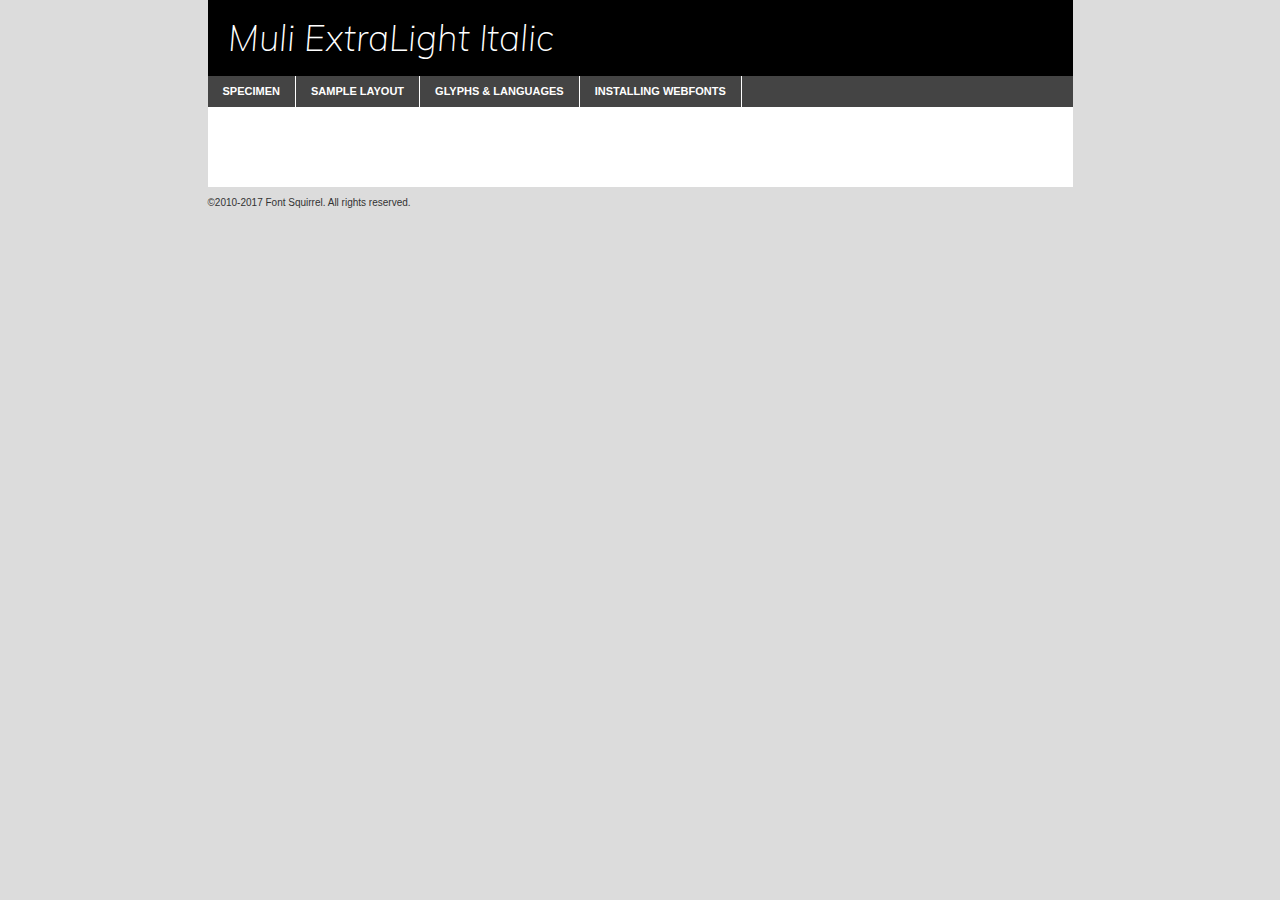
<file: pm-proj009/fonts/muli-extralightitalic-demo.html>
<!DOCTYPE html PUBLIC "-//W3C//DTD XHTML 1.0 Transitional//EN"
	"http://www.w3.org/TR/xhtml1/DTD/xhtml1-transitional.dtd">

<html xmlns="http://www.w3.org/1999/xhtml" xml:lang="en" lang="en">
<head>
	<meta http-equiv="Content-Type" content="text/html; charset=utf-8" />
	<script src="http://ajax.googleapis.com/ajax/libs/jquery/1.7.2/jquery.min.js" type="text/javascript" charset="utf-8"></script>
	<script type="text/javascript">
	(function($){$.fn.easyTabs=function(option){var param=jQuery.extend({fadeSpeed:"fast",defaultContent:1,activeClass:'active'},option);$(this).each(function(){var thisId="#"+this.id;if(param.defaultContent==''){param.defaultContent=1;}
	if(typeof param.defaultContent=="number")
	{var defaultTab=$(thisId+" .tabs li:eq("+(param.defaultContent-1)+") a").attr('href').substr(1);}else{var defaultTab=param.defaultContent;}
	$(thisId+" .tabs li a").each(function(){var tabToHide=$(this).attr('href').substr(1);$("#"+tabToHide).addClass('easytabs-tab-content');});hideAll();changeContent(defaultTab);function hideAll(){$(thisId+" .easytabs-tab-content").hide();}
	function changeContent(tabId){hideAll();$(thisId+" .tabs li").removeClass(param.activeClass);$(thisId+" .tabs li a[href=#"+tabId+"]").closest('li').addClass(param.activeClass);if(param.fadeSpeed!="none")
	{$(thisId+" #"+tabId).fadeIn(param.fadeSpeed);}else{$(thisId+" #"+tabId).show();}}
	$(thisId+" .tabs li").click(function(){var tabId=$(this).find('a').attr('href').substr(1);changeContent(tabId);return false;});});}})(jQuery);
	</script>
	<link rel="stylesheet" href="specimen_files/specimen_stylesheet.css" type="text/css" charset="utf-8" />
	<link rel="stylesheet" href="stylesheet.css" type="text/css" charset="utf-8" />

	<style type="text/css">
					body{
				font-family: 'muliextralight_italic';
							}
		</style>

	<title>Muli ExtraLight Italic Specimen</title>
	
	
	<script type="text/javascript" charset="utf-8">
		$(document).ready(function() {
			$('#container').easyTabs({defaultContent:1});
		});
	</script>
</head>

<body>
<div id="container">
	<div id="header">
		Muli ExtraLight Italic	</div>
	<ul class="tabs">
		<li><a href="#specimen">Specimen</a></li>
		<li><a href="#layout">Sample Layout</a></li>
				<li><a href="#glyphs">Glyphs &amp; Languages</a></li>
		<li><a href="#installing">Installing Webfonts</a></li>
		
	</ul>
	
	<div id="main_content">

		
			<div id="specimen">
		
				<div class="section">
					<div class="grid12 firstcol">
						<div class="huge">AaBb</div>
					</div>
				</div>
		
				<div class="section">
					<div class="glyph_range">A&#x200B;B&#x200b;C&#x200b;D&#x200b;E&#x200b;F&#x200b;G&#x200b;H&#x200b;I&#x200b;J&#x200b;K&#x200b;L&#x200b;M&#x200b;N&#x200b;O&#x200b;P&#x200b;Q&#x200b;R&#x200b;S&#x200b;T&#x200b;U&#x200b;V&#x200b;W&#x200b;X&#x200b;Y&#x200b;Z&#x200b;a&#x200b;b&#x200b;c&#x200b;d&#x200b;e&#x200b;f&#x200b;g&#x200b;h&#x200b;i&#x200b;j&#x200b;k&#x200b;l&#x200b;m&#x200b;n&#x200b;o&#x200b;p&#x200b;q&#x200b;r&#x200b;s&#x200b;t&#x200b;u&#x200b;v&#x200b;w&#x200b;x&#x200b;y&#x200b;z&#x200b;1&#x200b;2&#x200b;3&#x200b;4&#x200b;5&#x200b;6&#x200b;7&#x200b;8&#x200b;9&#x200b;0&#x200b;&amp;&#x200b;.&#x200b;,&#x200b;?&#x200b;!&#x200b;&#64;&#x200b;(&#x200b;)&#x200b;#&#x200b;$&#x200b;%&#x200b;*&#x200b;+&#x200b;-&#x200b;=&#x200b;:&#x200b;;</div>
				</div>
				<div class="section">
					<div class="grid12 firstcol">
						<table class="sample_table">
							<tr><td>10</td><td class="size10">abcdefghijklmnopqrstuvwxyzABCDEFGHIJKLMNOPQRSTUVWXYZ0123456789abcdefghijklmnopqrstuvwxyzABCDEFGHIJKLMNOPQRSTUVWXYZ0123456789abcdefghijklmnopqrstuvwxyzABCDEFGHIJKLMNOPQRSTUVWXYZ</td></tr>
							<tr><td>11</td><td class="size11">abcdefghijklmnopqrstuvwxyzABCDEFGHIJKLMNOPQRSTUVWXYZ0123456789abcdefghijklmnopqrstuvwxyzABCDEFGHIJKLMNOPQRSTUVWXYZ0123456789abcdefghijklmnopqrstuvwxyzABCDEFGHIJKLMNOPQRSTUVWXYZ</td></tr>
							<tr><td>12</td><td class="size12">abcdefghijklmnopqrstuvwxyzABCDEFGHIJKLMNOPQRSTUVWXYZ0123456789abcdefghijklmnopqrstuvwxyzABCDEFGHIJKLMNOPQRSTUVWXYZ0123456789abcdefghijklmnopqrstuvwxyzABCDEFGHIJKLMNOPQRSTUVWXYZ</td></tr>
							<tr><td>13</td><td class="size13">abcdefghijklmnopqrstuvwxyzABCDEFGHIJKLMNOPQRSTUVWXYZ0123456789abcdefghijklmnopqrstuvwxyzABCDEFGHIJKLMNOPQRSTUVWXYZ0123456789abcdefghijklmnopqrstuvwxyzABCDEFGHIJKLMNOPQRSTUVWXYZ</td></tr>
							<tr><td>14</td><td class="size14">abcdefghijklmnopqrstuvwxyzABCDEFGHIJKLMNOPQRSTUVWXYZ0123456789abcdefghijklmnopqrstuvwxyzABCDEFGHIJKLMNOPQRSTUVWXYZ0123456789abcdefghijklmnopqrstuvwxyzABCDEFGHIJKLMNOPQRSTUVWXYZ</td></tr>
							<tr><td>16</td><td class="size16">abcdefghijklmnopqrstuvwxyzABCDEFGHIJKLMNOPQRSTUVWXYZ0123456789abcdefghijklmnopqrstuvwxyzABCDEFGHIJKLMNOPQRSTUVWXYZ</td></tr>
							<tr><td>18</td><td class="size18">abcdefghijklmnopqrstuvwxyzABCDEFGHIJKLMNOPQRSTUVWXYZ0123456789abcdefghijklmnopqrstuvwxyzABCDEFGHIJKLMNOPQRSTUVWXYZ</td></tr>
							<tr><td>20</td><td class="size20">abcdefghijklmnopqrstuvwxyzABCDEFGHIJKLMNOPQRSTUVWXYZ0123456789abcdefghijklmnopqrstuvwxyzABCDEFGHIJKLMNOPQRSTUVWXYZ</td></tr>
							<tr><td>24</td><td class="size24">abcdefghijklmnopqrstuvwxyzABCDEFGHIJKLMNOPQRSTUVWXYZ0123456789abcdefghijklmnopqrstuvwxyzABCDEFGHIJKLMNOPQRSTUVWXYZ</td></tr>
							<tr><td>30</td><td class="size30">abcdefghijklmnopqrstuvwxyzABCDEFGHIJKLMNOPQRSTUVWXYZ0123456789abcdefghijklmnopqrstuvwxyzABCDEFGHIJKLMNOPQRSTUVWXYZ</td></tr>
							<tr><td>36</td><td class="size36">abcdefghijklmnopqrstuvwxyzABCDEFGHIJKLMNOPQRSTUVWXYZ0123456789abcdefghijklmnopqrstuvwxyzABCDEFGHIJKLMNOPQRSTUVWXYZ</td></tr>
							<tr><td>48</td><td class="size48">abcdefghijklmnopqrstuvwxyzABCDEFGHIJKLMNOPQRSTUVWXYZ0123456789abcdefghijklmnopqrstuvwxyzABCDEFGHIJKLMNOPQRSTUVWXYZ</td></tr>
							<tr><td>60</td><td class="size60">abcdefghijklmnopqrstuvwxyzABCDEFGHIJKLMNOPQRSTUVWXYZ0123456789abcdefghijklmnopqrstuvwxyzABCDEFGHIJKLMNOPQRSTUVWXYZ</td></tr>
							<tr><td>72</td><td class="size72">abcdefghijklmnopqrstuvwxyzABCDEFGHIJKLMNOPQRSTUVWXYZ0123456789abcdefghijklmnopqrstuvwxyzABCDEFGHIJKLMNOPQRSTUVWXYZ</td></tr>
							<tr><td>90</td><td class="size90">abcdefghijklmnopqrstuvwxyzABCDEFGHIJKLMNOPQRSTUVWXYZ0123456789abcdefghijklmnopqrstuvwxyzABCDEFGHIJKLMNOPQRSTUVWXYZ</td></tr>
						</table>
				
					</div>
			
				</div>
		
		
		
								<div class="section" id="bodycomparison">


										<div id="xheight">
				<div class="fontbody">&#x25FC;&#x25FC;&#x25FC;&#x25FC;&#x25FC;&#x25FC;&#x25FC;&#x25FC;&#x25FC;&#x25FC;&#x25FC;&#x25FC;&#x25FC;&#x25FC;&#x25FC;&#x25FC;&#x25FC;&#x25FC;&#x25FC;&#x25FC;&#x25FC;&#x25FC;&#x25FC;&#x25FC;&#x25FC;&#x25FC;&#x25FC;&#x25FC;&#x25FC;&#x25FC;&#x25FC;&#x25FC;&#x25FC;&#x25FC;&#x25FC;&#x25FC;&#x25FC;&#x25FC;&#x25FC;&#x25FC;&#x25FC;&#x25FC;&#x25FC;&#x25FC;&#x25FC;&#x25FC;&#x25FC;&#x25FC;&#x25FC;&#x25FC;&#x25FC;&#x25FC;&#x25FC;&#x25FC;&#x25FC;&#x25FC;&#x25FC;&#x25FC;&#x25FC;&#x25FC;&#x25FC;&#x25FC;&#x25FC;&#x25FC;&#x25FC;&#x25FC;&#x25FC;&#x25FC;&#x25FC;&#x25FC;&#x25FC;&#x25FC;&#x25FC;&#x25FC;&#x25FC;&#x25FC;&#x25FC;&#x25FC;&#x25FC;&#x25FC;&#x25FC;&#x25FC;&#x25FC;&#x25FC;&#x25FC;&#x25FC;&#x25FC;&#x25FC;&#x25FC;&#x25FC;&#x25FC;&#x25FC;&#x25FC;&#x25FC;&#x25FC;&#x25FC;&#x25FC;&#x25FC;&#x25FC;body</div><div class="arialbody">body</div><div class="verdanabody">body</div><div class="georgiabody">body</div></div>
										<div class="fontbody" style="z-index:1">
											body<span>Muli ExtraLight Italic</span>
										</div>
										<div class="arialbody" style="z-index:1">
											body<span>Arial</span>
										</div>
										<div class="verdanabody" style="z-index:1">
											body<span>Verdana</span>
										</div>
										<div class="georgiabody" style="z-index:1">
											body<span>Georgia</span>
										</div>



								</div>
		
		
				<div class="section psample psample_row1" id="">
					
					<div class="grid2 firstcol">
						<p class="size10"><span>10.</span>Aenean lacinia bibendum nulla sed consectetur. Fusce dapibus, tellus ac cursus commodo, tortor mauris condimentum nibh, ut fermentum massa justo sit amet risus. Nullam id dolor id nibh ultricies vehicula ut id elit. Cum sociis natoque penatibus et magnis dis parturient montes, nascetur ridiculus mus. Nulla vitae elit libero, a pharetra augue.</p>
			
					</div>
					<div class="grid3">
						<p class="size11"><span>11.</span>Aenean lacinia bibendum nulla sed consectetur. Fusce dapibus, tellus ac cursus commodo, tortor mauris condimentum nibh, ut fermentum massa justo sit amet risus. Nullam id dolor id nibh ultricies vehicula ut id elit. Cum sociis natoque penatibus et magnis dis parturient montes, nascetur ridiculus mus. Nulla vitae elit libero, a pharetra augue.</p>
			
					</div>
					<div class="grid3">
						<p class="size12"><span>12.</span>Aenean lacinia bibendum nulla sed consectetur. Fusce dapibus, tellus ac cursus commodo, tortor mauris condimentum nibh, ut fermentum massa justo sit amet risus. Nullam id dolor id nibh ultricies vehicula ut id elit. Cum sociis natoque penatibus et magnis dis parturient montes, nascetur ridiculus mus. Nulla vitae elit libero, a pharetra augue.</p>
			
					</div>
					<div class="grid4">
						<p class="size13"><span>13.</span>Aenean lacinia bibendum nulla sed consectetur. Fusce dapibus, tellus ac cursus commodo, tortor mauris condimentum nibh, ut fermentum massa justo sit amet risus. Nullam id dolor id nibh ultricies vehicula ut id elit. Cum sociis natoque penatibus et magnis dis parturient montes, nascetur ridiculus mus. Nulla vitae elit libero, a pharetra augue.</p>
			
					</div>
					<div class="white_blend"></div>
					
				</div>
				<div class="section psample psample_row2" id="">
					<div class="grid3 firstcol">
						<p class="size14"><span>14.</span>Aenean lacinia bibendum nulla sed consectetur. Fusce dapibus, tellus ac cursus commodo, tortor mauris condimentum nibh, ut fermentum massa justo sit amet risus. Nullam id dolor id nibh ultricies vehicula ut id elit. Cum sociis natoque penatibus et magnis dis parturient montes, nascetur ridiculus mus. Nulla vitae elit libero, a pharetra augue.</p>
			
					</div>
					<div class="grid4">
						<p class="size16"><span>16.</span>Aenean lacinia bibendum nulla sed consectetur. Fusce dapibus, tellus ac cursus commodo, tortor mauris condimentum nibh, ut fermentum massa justo sit amet risus. Nullam id dolor id nibh ultricies vehicula ut id elit. Cum sociis natoque penatibus et magnis dis parturient montes, nascetur ridiculus mus. Nulla vitae elit libero, a pharetra augue.</p>
			
					</div>
					<div class="grid5">
						<p class="size18"><span>18.</span>Aenean lacinia bibendum nulla sed consectetur. Fusce dapibus, tellus ac cursus commodo, tortor mauris condimentum nibh, ut fermentum massa justo sit amet risus. Nullam id dolor id nibh ultricies vehicula ut id elit. Cum sociis natoque penatibus et magnis dis parturient montes, nascetur ridiculus mus. Nulla vitae elit libero, a pharetra augue.</p>
			
					</div>

					<div class="white_blend"></div>

				</div>
				
				<div class="section psample psample_row3" id="">
					<div class="grid5 firstcol">
						<p class="size20"><span>20.</span>Aenean lacinia bibendum nulla sed consectetur. Fusce dapibus, tellus ac cursus commodo, tortor mauris condimentum nibh, ut fermentum massa justo sit amet risus. Nullam id dolor id nibh ultricies vehicula ut id elit. Cum sociis natoque penatibus et magnis dis parturient montes, nascetur ridiculus mus. Nulla vitae elit libero, a pharetra augue.</p>
					</div>
					<div class="grid7">
						<p class="size24"><span>24.</span>Aenean lacinia bibendum nulla sed consectetur. Fusce dapibus, tellus ac cursus commodo, tortor mauris condimentum nibh, ut fermentum massa justo sit amet risus. Nullam id dolor id nibh ultricies vehicula ut id elit. Cum sociis natoque penatibus et magnis dis parturient montes, nascetur ridiculus mus. Nulla vitae elit libero, a pharetra augue.</p>
					</div>
					
					<div class="white_blend"></div>
					
				</div>
				
				<div class="section psample psample_row4" id="">
					<div class="grid12 firstcol">
						<p class="size30"><span>30.</span>Aenean lacinia bibendum nulla sed consectetur. Fusce dapibus, tellus ac cursus commodo, tortor mauris condimentum nibh, ut fermentum massa justo sit amet risus. Nullam id dolor id nibh ultricies vehicula ut id elit. Cum sociis natoque penatibus et magnis dis parturient montes, nascetur ridiculus mus. Nulla vitae elit libero, a pharetra augue.</p>
					</div>
					<div class="white_blend"></div>
					
				</div>
				
				
				
				<div class="section psample psample_row1 fullreverse">
					<div class="grid2 firstcol">
						<p class="size10"><span>10.</span>Aenean lacinia bibendum nulla sed consectetur. Fusce dapibus, tellus ac cursus commodo, tortor mauris condimentum nibh, ut fermentum massa justo sit amet risus. Nullam id dolor id nibh ultricies vehicula ut id elit. Cum sociis natoque penatibus et magnis dis parturient montes, nascetur ridiculus mus. Nulla vitae elit libero, a pharetra augue.</p>
			
					</div>
					<div class="grid3">
						<p class="size11"><span>11.</span>Aenean lacinia bibendum nulla sed consectetur. Fusce dapibus, tellus ac cursus commodo, tortor mauris condimentum nibh, ut fermentum massa justo sit amet risus. Nullam id dolor id nibh ultricies vehicula ut id elit. Cum sociis natoque penatibus et magnis dis parturient montes, nascetur ridiculus mus. Nulla vitae elit libero, a pharetra augue.</p>
			
					</div>
					<div class="grid3">
						<p class="size12"><span>12.</span>Aenean lacinia bibendum nulla sed consectetur. Fusce dapibus, tellus ac cursus commodo, tortor mauris condimentum nibh, ut fermentum massa justo sit amet risus. Nullam id dolor id nibh ultricies vehicula ut id elit. Cum sociis natoque penatibus et magnis dis parturient montes, nascetur ridiculus mus. Nulla vitae elit libero, a pharetra augue.</p>
			
					</div>
					<div class="grid4">
						<p class="size13"><span>13.</span>Aenean lacinia bibendum nulla sed consectetur. Fusce dapibus, tellus ac cursus commodo, tortor mauris condimentum nibh, ut fermentum massa justo sit amet risus. Nullam id dolor id nibh ultricies vehicula ut id elit. Cum sociis natoque penatibus et magnis dis parturient montes, nascetur ridiculus mus. Nulla vitae elit libero, a pharetra augue.</p>
			
					</div>
					<div class="black_blend"></div>
					
				</div>
				
				<div class="section psample psample_row2 fullreverse">
					<div class="grid3 firstcol">
						<p class="size14"><span>14.</span>Aenean lacinia bibendum nulla sed consectetur. Fusce dapibus, tellus ac cursus commodo, tortor mauris condimentum nibh, ut fermentum massa justo sit amet risus. Nullam id dolor id nibh ultricies vehicula ut id elit. Cum sociis natoque penatibus et magnis dis parturient montes, nascetur ridiculus mus. Nulla vitae elit libero, a pharetra augue.</p>
			
					</div>
					<div class="grid4">
						<p class="size16"><span>16.</span>Aenean lacinia bibendum nulla sed consectetur. Fusce dapibus, tellus ac cursus commodo, tortor mauris condimentum nibh, ut fermentum massa justo sit amet risus. Nullam id dolor id nibh ultricies vehicula ut id elit. Cum sociis natoque penatibus et magnis dis parturient montes, nascetur ridiculus mus. Nulla vitae elit libero, a pharetra augue.</p>
			
					</div>
					<div class="grid5">
						<p class="size18"><span>18.</span>Aenean lacinia bibendum nulla sed consectetur. Fusce dapibus, tellus ac cursus commodo, tortor mauris condimentum nibh, ut fermentum massa justo sit amet risus. Nullam id dolor id nibh ultricies vehicula ut id elit. Cum sociis natoque penatibus et magnis dis parturient montes, nascetur ridiculus mus. Nulla vitae elit libero, a pharetra augue.</p>
			
					</div>
					<div class="black_blend"></div>

				</div>
				
				<div class="section psample fullreverse psample_row3" id="">
					<div class="grid5 firstcol">
						<p class="size20"><span>20.</span>Aenean lacinia bibendum nulla sed consectetur. Fusce dapibus, tellus ac cursus commodo, tortor mauris condimentum nibh, ut fermentum massa justo sit amet risus. Nullam id dolor id nibh ultricies vehicula ut id elit. Cum sociis natoque penatibus et magnis dis parturient montes, nascetur ridiculus mus. Nulla vitae elit libero, a pharetra augue.</p>
					</div>
					<div class="grid7">
						<p class="size24"><span>24.</span>Aenean lacinia bibendum nulla sed consectetur. Fusce dapibus, tellus ac cursus commodo, tortor mauris condimentum nibh, ut fermentum massa justo sit amet risus. Nullam id dolor id nibh ultricies vehicula ut id elit. Cum sociis natoque penatibus et magnis dis parturient montes, nascetur ridiculus mus. Nulla vitae elit libero, a pharetra augue.</p>
					</div>
					
					<div class="black_blend"></div>
					
				</div>
				
				<div class="section psample fullreverse psample_row4" id="" style="border-bottom: 20px #000 solid;">
					<div class="grid12 firstcol">
						<p class="size30"><span>30.</span>Aenean lacinia bibendum nulla sed consectetur. Fusce dapibus, tellus ac cursus commodo, tortor mauris condimentum nibh, ut fermentum massa justo sit amet risus. Nullam id dolor id nibh ultricies vehicula ut id elit. Cum sociis natoque penatibus et magnis dis parturient montes, nascetur ridiculus mus. Nulla vitae elit libero, a pharetra augue.</p>
					</div>
					<div class="black_blend"></div>
					
				</div>
				
				
				
				
			</div>
			
			<div id="layout">
				
				<div class="section">
					
					<div class="grid12 firstcol">
						<h1>Lorem Ipsum Dolor</h1>
						<h2>Etiam porta sem malesuada magna mollis euismod</h2>
						
						<p class="byline">By <a href="#link">Aenean Lacinia</a></p>
					</div>
				</div>
				<div class="section">
					<div class="grid8 firstcol">
						<p class="large">Donec sed odio dui. Morbi leo risus, porta ac consectetur ac, vestibulum at eros. Fusce dapibus, tellus ac cursus commodo, tortor mauris condimentum nibh, ut fermentum massa justo sit amet risus. </p>

						
						<h3>Pellentesque ornare sem</h3>

						<p>Maecenas sed diam eget risus varius blandit sit amet non magna. Maecenas faucibus mollis interdum. Donec ullamcorper nulla non metus auctor fringilla. Nullam id dolor id nibh ultricies vehicula ut id elit. Nullam id dolor id nibh ultricies vehicula ut id elit. </p>

						<p>Aenean eu leo quam. Pellentesque ornare sem lacinia quam venenatis vestibulum. Lorem ipsum dolor sit amet, consectetur adipiscing elit. Cum sociis natoque penatibus et magnis dis parturient montes, nascetur ridiculus mus. </p>

						<p>Nulla vitae elit libero, a pharetra augue. Praesent commodo cursus magna, vel scelerisque nisl consectetur et. Aenean lacinia bibendum nulla sed consectetur. </p>

						<p>Nullam quis risus eget urna mollis ornare vel eu leo. Nullam quis risus eget urna mollis ornare vel eu leo. Maecenas sed diam eget risus varius blandit sit amet non magna. Donec ullamcorper nulla non metus auctor fringilla. </p>

						<h3>Cras mattis consectetur</h3>

						<p>Aenean eu leo quam. Pellentesque ornare sem lacinia quam venenatis vestibulum. Aenean lacinia bibendum nulla sed consectetur. Integer posuere erat a ante venenatis dapibus posuere velit aliquet. Cras mattis consectetur purus sit amet fermentum. </p>

						<p>Nullam id dolor id nibh ultricies vehicula ut id elit. Nullam quis risus eget urna mollis ornare vel eu leo. Cras mattis consectetur purus sit amet fermentum.</p>
					</div>
					
					<div class="grid4 sidebar">
						
						<div class="box reverse">
							<p class="last">Nullam quis risus eget urna mollis ornare vel eu leo. Donec ullamcorper nulla non metus auctor fringilla. Cras mattis consectetur purus sit amet fermentum. Sed posuere consectetur est at lobortis. Lorem ipsum dolor sit amet, consectetur adipiscing elit. </p>
						</div>
						
						<p class="caption">Maecenas sed diam eget risus varius.</p>

						<p>Vestibulum id ligula porta felis euismod semper. Integer posuere erat a ante venenatis dapibus posuere velit aliquet. Vestibulum id ligula porta felis euismod semper. Sed posuere consectetur est at lobortis. Maecenas sed diam eget risus varius blandit sit amet non magna. Fusce dapibus, tellus ac cursus commodo, tortor mauris condimentum nibh, ut fermentum massa justo sit amet risus. </p>

					

						<p>Duis mollis, est non commodo luctus, nisi erat porttitor ligula, eget lacinia odio sem nec elit. Aenean lacinia bibendum nulla sed consectetur. Vivamus sagittis lacus vel augue laoreet rutrum faucibus dolor auctor. Aenean lacinia bibendum nulla sed consectetur. Nullam quis risus eget urna mollis ornare vel eu leo. </p>

						<p>Praesent commodo cursus magna, vel scelerisque nisl consectetur et. Donec ullamcorper nulla non metus auctor fringilla. Maecenas faucibus mollis interdum. Fusce dapibus, tellus ac cursus commodo, tortor mauris condimentum nibh, ut fermentum massa justo sit amet risus. </p>

					</div>
				</div>
				
			</div>


			



		<div id="glyphs">
			<div class="section">
				<div class="grid12 firstcol">
			
				<h1>Language Support</h1>
				<p>The subset of Muli ExtraLight Italic in this kit supports the following languages:<br />
			
									</p>
				<h1>Glyph Chart</h1>
				<p>The subset of Muli ExtraLight Italic in this kit includes all the glyphs listed below. Unicode entities are included above each glyph to help you insert individual characters into your layout.</p>
				<div id="glyph_chart">
			
																														 <div><p>&amp;#13;</p>&#13;</div>
																				 <div><p>&amp;#32;</p>&#32;</div>
																				 <div><p>&amp;#33;</p>&#33;</div>
																				 <div><p>&amp;#35;</p>&#35;</div>
																				 <div><p>&amp;#36;</p>&#36;</div>
																				 <div><p>&amp;#37;</p>&#37;</div>
																				 <div><p>&amp;#38;</p>&#38;</div>
																				 <div><p>&amp;#39;</p>&#39;</div>
																				 <div><p>&amp;#40;</p>&#40;</div>
																				 <div><p>&amp;#41;</p>&#41;</div>
																				 <div><p>&amp;#42;</p>&#42;</div>
																				 <div><p>&amp;#43;</p>&#43;</div>
																				 <div><p>&amp;#44;</p>&#44;</div>
																				 <div><p>&amp;#45;</p>&#45;</div>
																				 <div><p>&amp;#46;</p>&#46;</div>
																				 <div><p>&amp;#47;</p>&#47;</div>
																				 <div><p>&amp;#48;</p>&#48;</div>
																				 <div><p>&amp;#49;</p>&#49;</div>
																				 <div><p>&amp;#50;</p>&#50;</div>
																				 <div><p>&amp;#51;</p>&#51;</div>
																				 <div><p>&amp;#52;</p>&#52;</div>
																				 <div><p>&amp;#53;</p>&#53;</div>
																				 <div><p>&amp;#54;</p>&#54;</div>
																				 <div><p>&amp;#55;</p>&#55;</div>
																				 <div><p>&amp;#56;</p>&#56;</div>
																				 <div><p>&amp;#57;</p>&#57;</div>
																				 <div><p>&amp;#58;</p>&#58;</div>
																				 <div><p>&amp;#59;</p>&#59;</div>
																				 <div><p>&amp;#60;</p>&#60;</div>
																				 <div><p>&amp;#61;</p>&#61;</div>
																				 <div><p>&amp;#62;</p>&#62;</div>
																				 <div><p>&amp;#63;</p>&#63;</div>
																				 <div><p>&amp;#64;</p>&#64;</div>
																				 <div><p>&amp;#65;</p>&#65;</div>
																				 <div><p>&amp;#66;</p>&#66;</div>
																				 <div><p>&amp;#67;</p>&#67;</div>
																				 <div><p>&amp;#68;</p>&#68;</div>
																				 <div><p>&amp;#69;</p>&#69;</div>
																				 <div><p>&amp;#70;</p>&#70;</div>
																				 <div><p>&amp;#71;</p>&#71;</div>
																				 <div><p>&amp;#72;</p>&#72;</div>
																				 <div><p>&amp;#73;</p>&#73;</div>
																				 <div><p>&amp;#74;</p>&#74;</div>
																				 <div><p>&amp;#75;</p>&#75;</div>
																				 <div><p>&amp;#76;</p>&#76;</div>
																				 <div><p>&amp;#77;</p>&#77;</div>
																				 <div><p>&amp;#78;</p>&#78;</div>
																				 <div><p>&amp;#79;</p>&#79;</div>
																				 <div><p>&amp;#80;</p>&#80;</div>
																				 <div><p>&amp;#81;</p>&#81;</div>
																				 <div><p>&amp;#82;</p>&#82;</div>
																				 <div><p>&amp;#83;</p>&#83;</div>
																				 <div><p>&amp;#84;</p>&#84;</div>
																				 <div><p>&amp;#85;</p>&#85;</div>
																				 <div><p>&amp;#86;</p>&#86;</div>
																				 <div><p>&amp;#87;</p>&#87;</div>
																				 <div><p>&amp;#88;</p>&#88;</div>
																				 <div><p>&amp;#89;</p>&#89;</div>
																				 <div><p>&amp;#90;</p>&#90;</div>
																				 <div><p>&amp;#91;</p>&#91;</div>
																				 <div><p>&amp;#92;</p>&#92;</div>
																				 <div><p>&amp;#93;</p>&#93;</div>
																				 <div><p>&amp;#94;</p>&#94;</div>
																				 <div><p>&amp;#95;</p>&#95;</div>
																				 <div><p>&amp;#97;</p>&#97;</div>
																				 <div><p>&amp;#98;</p>&#98;</div>
																				 <div><p>&amp;#99;</p>&#99;</div>
																				 <div><p>&amp;#100;</p>&#100;</div>
																				 <div><p>&amp;#101;</p>&#101;</div>
																				 <div><p>&amp;#102;</p>&#102;</div>
																				 <div><p>&amp;#103;</p>&#103;</div>
																				 <div><p>&amp;#104;</p>&#104;</div>
																				 <div><p>&amp;#107;</p>&#107;</div>
																				 <div><p>&amp;#108;</p>&#108;</div>
																				 <div><p>&amp;#109;</p>&#109;</div>
																				 <div><p>&amp;#110;</p>&#110;</div>
																				 <div><p>&amp;#111;</p>&#111;</div>
																				 <div><p>&amp;#112;</p>&#112;</div>
																				 <div><p>&amp;#113;</p>&#113;</div>
																				 <div><p>&amp;#114;</p>&#114;</div>
																				 <div><p>&amp;#115;</p>&#115;</div>
																				 <div><p>&amp;#116;</p>&#116;</div>
																				 <div><p>&amp;#117;</p>&#117;</div>
																				 <div><p>&amp;#118;</p>&#118;</div>
																				 <div><p>&amp;#119;</p>&#119;</div>
																				 <div><p>&amp;#120;</p>&#120;</div>
																				 <div><p>&amp;#121;</p>&#121;</div>
																				 <div><p>&amp;#122;</p>&#122;</div>
																				 <div><p>&amp;#123;</p>&#123;</div>
																				 <div><p>&amp;#124;</p>&#124;</div>
																				 <div><p>&amp;#125;</p>&#125;</div>
																				 <div><p>&amp;#126;</p>&#126;</div>
																				 <div><p>&amp;#160;</p>&#160;</div>
																				 <div><p>&amp;#161;</p>&#161;</div>
																				 <div><p>&amp;#162;</p>&#162;</div>
																				 <div><p>&amp;#163;</p>&#163;</div>
																				 <div><p>&amp;#164;</p>&#164;</div>
																				 <div><p>&amp;#165;</p>&#165;</div>
																				 <div><p>&amp;#166;</p>&#166;</div>
																				 <div><p>&amp;#167;</p>&#167;</div>
																				 <div><p>&amp;#169;</p>&#169;</div>
																				 <div><p>&amp;#170;</p>&#170;</div>
																				 <div><p>&amp;#172;</p>&#172;</div>
																				 <div><p>&amp;#174;</p>&#174;</div>
																				 <div><p>&amp;#176;</p>&#176;</div>
																				 <div><p>&amp;#177;</p>&#177;</div>
																				 <div><p>&amp;#181;</p>&#181;</div>
																				 <div><p>&amp;#182;</p>&#182;</div>
																				 <div><p>&amp;#183;</p>&#183;</div>
																				 <div><p>&amp;#184;</p>&#184;</div>
																				 <div><p>&amp;#186;</p>&#186;</div>
																				 <div><p>&amp;#191;</p>&#191;</div>
																				 <div><p>&amp;#197;</p>&#197;</div>
																				 <div><p>&amp;#198;</p>&#198;</div>
																				 <div><p>&amp;#199;</p>&#199;</div>
																				 <div><p>&amp;#208;</p>&#208;</div>
																				 <div><p>&amp;#215;</p>&#215;</div>
																				 <div><p>&amp;#216;</p>&#216;</div>
																				 <div><p>&amp;#222;</p>&#222;</div>
																				 <div><p>&amp;#223;</p>&#223;</div>
																				 <div><p>&amp;#230;</p>&#230;</div>
																				 <div><p>&amp;#231;</p>&#231;</div>
																				 <div><p>&amp;#240;</p>&#240;</div>
																				 <div><p>&amp;#247;</p>&#247;</div>
																				 <div><p>&amp;#248;</p>&#248;</div>
																				 <div><p>&amp;#254;</p>&#254;</div>
																				 <div><p>&amp;#260;</p>&#260;</div>
																				 <div><p>&amp;#261;</p>&#261;</div>
																				 <div><p>&amp;#271;</p>&#271;</div>
																				 <div><p>&amp;#273;</p>&#273;</div>
																				 <div><p>&amp;#280;</p>&#280;</div>
																				 <div><p>&amp;#281;</p>&#281;</div>
																				 <div><p>&amp;#294;</p>&#294;</div>
																				 <div><p>&amp;#295;</p>&#295;</div>
																				 <div><p>&amp;#302;</p>&#302;</div>
																				 <div><p>&amp;#303;</p>&#303;</div>
																				 <div><p>&amp;#305;</p>&#305;</div>
																				 <div><p>&amp;#312;</p>&#312;</div>
																				 <div><p>&amp;#318;</p>&#318;</div>
																				 <div><p>&amp;#321;</p>&#321;</div>
																				 <div><p>&amp;#322;</p>&#322;</div>
																				 <div><p>&amp;#330;</p>&#330;</div>
																				 <div><p>&amp;#331;</p>&#331;</div>
																				 <div><p>&amp;#338;</p>&#338;</div>
																				 <div><p>&amp;#339;</p>&#339;</div>
																				 <div><p>&amp;#350;</p>&#350;</div>
																				 <div><p>&amp;#351;</p>&#351;</div>
																				 <div><p>&amp;#354;</p>&#354;</div>
																				 <div><p>&amp;#355;</p>&#355;</div>
																				 <div><p>&amp;#357;</p>&#357;</div>
																				 <div><p>&amp;#358;</p>&#358;</div>
																				 <div><p>&amp;#359;</p>&#359;</div>
																				 <div><p>&amp;#370;</p>&#370;</div>
																				 <div><p>&amp;#371;</p>&#371;</div>
																				 <div><p>&amp;#399;</p>&#399;</div>
																				 <div><p>&amp;#402;</p>&#402;</div>
																				 <div><p>&amp;#416;</p>&#416;</div>
																				 <div><p>&amp;#417;</p>&#417;</div>
																				 <div><p>&amp;#431;</p>&#431;</div>
																				 <div><p>&amp;#432;</p>&#432;</div>
																				 <div><p>&amp;#455;</p>&#455;</div>
																				 <div><p>&amp;#490;</p>&#490;</div>
																				 <div><p>&amp;#491;</p>&#491;</div>
																				 <div><p>&amp;#506;</p>&#506;</div>
																				 <div><p>&amp;#507;</p>&#507;</div>
																				 <div><p>&amp;#552;</p>&#552;</div>
																				 <div><p>&amp;#567;</p>&#567;</div>
																				 <div><p>&amp;#601;</p>&#601;</div>
																				 <div><p>&amp;#699;</p>&#699;</div>
																				 <div><p>&amp;#700;</p>&#700;</div>
																				 <div><p>&amp;#702;</p>&#702;</div>
																				 <div><p>&amp;#703;</p>&#703;</div>
																				 <div><p>&amp;#712;</p>&#712;</div>
																				 <div><p>&amp;#713;</p>&#713;</div>
																				 <div><p>&amp;#714;</p>&#714;</div>
																				 <div><p>&amp;#715;</p>&#715;</div>
																				 <div><p>&amp;#716;</p>&#716;</div>
																				 <div><p>&amp;#768;</p>&#768;</div>
																				 <div><p>&amp;#769;</p>&#769;</div>
																				 <div><p>&amp;#770;</p>&#770;</div>
																				 <div><p>&amp;#771;</p>&#771;</div>
																				 <div><p>&amp;#772;</p>&#772;</div>
																				 <div><p>&amp;#774;</p>&#774;</div>
																				 <div><p>&amp;#775;</p>&#775;</div>
																				 <div><p>&amp;#776;</p>&#776;</div>
																				 <div><p>&amp;#777;</p>&#777;</div>
																				 <div><p>&amp;#778;</p>&#778;</div>
																				 <div><p>&amp;#779;</p>&#779;</div>
																				 <div><p>&amp;#780;</p>&#780;</div>
																				 <div><p>&amp;#783;</p>&#783;</div>
																				 <div><p>&amp;#785;</p>&#785;</div>
																				 <div><p>&amp;#786;</p>&#786;</div>
																				 <div><p>&amp;#795;</p>&#795;</div>
																				 <div><p>&amp;#803;</p>&#803;</div>
																				 <div><p>&amp;#804;</p>&#804;</div>
																				 <div><p>&amp;#806;</p>&#806;</div>
																				 <div><p>&amp;#807;</p>&#807;</div>
																				 <div><p>&amp;#808;</p>&#808;</div>
																				 <div><p>&amp;#814;</p>&#814;</div>
																				 <div><p>&amp;#817;</p>&#817;</div>
																				 <div><p>&amp;#821;</p>&#821;</div>
																				 <div><p>&amp;#916;</p>&#916;</div>
																				 <div><p>&amp;#931;</p>&#931;</div>
																				 <div><p>&amp;#937;</p>&#937;</div>
																				 <div><p>&amp;#956;</p>&#956;</div>
																				 <div><p>&amp;#960;</p>&#960;</div>
																				 <div><p>&amp;#7688;</p>&#7688;</div>
																				 <div><p>&amp;#7689;</p>&#7689;</div>
																				 <div><p>&amp;#7708;</p>&#7708;</div>
																				 <div><p>&amp;#7709;</p>&#7709;</div>
																				 <div><p>&amp;#7838;</p>&#7838;</div>
																				 <div><p>&amp;#8199;</p>&#8199;</div>
																				 <div><p>&amp;#8200;</p>&#8200;</div>
																				 <div><p>&amp;#8201;</p>&#8201;</div>
																				 <div><p>&amp;#8202;</p>&#8202;</div>
																				 <div><p>&amp;#8203;</p>&#8203;</div>
																				 <div><p>&amp;#8210;</p>&#8210;</div>
																				 <div><p>&amp;#8211;</p>&#8211;</div>
																				 <div><p>&amp;#8212;</p>&#8212;</div>
																				 <div><p>&amp;#8213;</p>&#8213;</div>
																				 <div><p>&amp;#8216;</p>&#8216;</div>
																				 <div><p>&amp;#8217;</p>&#8217;</div>
																				 <div><p>&amp;#8218;</p>&#8218;</div>
																				 <div><p>&amp;#8224;</p>&#8224;</div>
																				 <div><p>&amp;#8225;</p>&#8225;</div>
																				 <div><p>&amp;#8226;</p>&#8226;</div>
																				 <div><p>&amp;#8230;</p>&#8230;</div>
																				 <div><p>&amp;#8240;</p>&#8240;</div>
																				 <div><p>&amp;#8242;</p>&#8242;</div>
																				 <div><p>&amp;#8243;</p>&#8243;</div>
																				 <div><p>&amp;#8249;</p>&#8249;</div>
																				 <div><p>&amp;#8250;</p>&#8250;</div>
																				 <div><p>&amp;#8260;</p>&#8260;</div>
																				 <div><p>&amp;#8353;</p>&#8353;</div>
																				 <div><p>&amp;#8355;</p>&#8355;</div>
																				 <div><p>&amp;#8356;</p>&#8356;</div>
																				 <div><p>&amp;#8358;</p>&#8358;</div>
																				 <div><p>&amp;#8359;</p>&#8359;</div>
																				 <div><p>&amp;#8361;</p>&#8361;</div>
																				 <div><p>&amp;#8363;</p>&#8363;</div>
																				 <div><p>&amp;#8364;</p>&#8364;</div>
																				 <div><p>&amp;#8365;</p>&#8365;</div>
																				 <div><p>&amp;#8369;</p>&#8369;</div>
																				 <div><p>&amp;#8370;</p>&#8370;</div>
																				 <div><p>&amp;#8373;</p>&#8373;</div>
																				 <div><p>&amp;#8377;</p>&#8377;</div>
																				 <div><p>&amp;#8378;</p>&#8378;</div>
																				 <div><p>&amp;#8380;</p>&#8380;</div>
																				 <div><p>&amp;#8381;</p>&#8381;</div>
																				 <div><p>&amp;#8467;</p>&#8467;</div>
																				 <div><p>&amp;#8470;</p>&#8470;</div>
																				 <div><p>&amp;#8482;</p>&#8482;</div>
																				 <div><p>&amp;#8486;</p>&#8486;</div>
																				 <div><p>&amp;#8494;</p>&#8494;</div>
																				 <div><p>&amp;#8706;</p>&#8706;</div>
																				 <div><p>&amp;#8709;</p>&#8709;</div>
																				 <div><p>&amp;#8710;</p>&#8710;</div>
																				 <div><p>&amp;#8719;</p>&#8719;</div>
																				 <div><p>&amp;#8721;</p>&#8721;</div>
																				 <div><p>&amp;#8722;</p>&#8722;</div>
																				 <div><p>&amp;#8725;</p>&#8725;</div>
																				 <div><p>&amp;#8729;</p>&#8729;</div>
																				 <div><p>&amp;#8730;</p>&#8730;</div>
																				 <div><p>&amp;#8734;</p>&#8734;</div>
																				 <div><p>&amp;#8747;</p>&#8747;</div>
																				 <div><p>&amp;#8776;</p>&#8776;</div>
																				 <div><p>&amp;#8800;</p>&#8800;</div>
																				 <div><p>&amp;#8804;</p>&#8804;</div>
																				 <div><p>&amp;#8805;</p>&#8805;</div>
																				 <div><p>&amp;#9674;</p>&#9674;</div>
																				 <div><p>&amp;#9724;</p>&#9724;</div>
																				 <div><p>&amp;#63743;</p>&#63743;</div>
																				 <div><p>&amp;#64257;</p>&#64257;</div>
																																																																																																																																																																																																																																																																																																																																																																																																																																																																																																																																						</div>	
				</div>
		
		
			</div>
		</div>
		
		
		<div id="specs">
			
		</div>
	
		<div id="installing">
			<div class="section">
				<div class="grid7 firstcol">
					<h1>Installing Webfonts</h1>
					
					<p>Webfonts are supported by all major browser platforms but not all in the same way. There are currently four different font formats that must be included in order to target all browsers. This includes TTF, WOFF, EOT and SVG.</p>
					
					<h2>1. Upload your webfonts</h2>
					<p>You must upload your webfont kit to your website. They should be in or near the same directory as your CSS files.</p>
					
					<h2>2. Include the webfont stylesheet</h2>
					<p>A special CSS @font-face declaration helps the various browsers select the appropriate font it needs without causing you a bunch of headaches. Learn more about this syntax by reading the <a href="https://www.fontspring.com/blog/further-hardening-of-the-bulletproof-syntax">Fontspring blog post</a> about it. The code for it is as follows:</p>


<code>
@font-face{ 
	font-family: 'MyWebFont';
	src: url('WebFont.eot');
	src: url('WebFont.eot?#iefix') format('embedded-opentype'),
	     url('WebFont.woff') format('woff'),
	     url('WebFont.ttf') format('truetype'),
	     url('WebFont.svg#webfont') format('svg');
}
</code>

	<p>We've already gone ahead and generated the code for you. All you have to do is link to the stylesheet in your HTML, like this:</p>
	<code>&lt;link rel=&quot;stylesheet&quot; href=&quot;stylesheet.css&quot; type=&quot;text/css&quot; charset=&quot;utf-8&quot; /&gt;</code>

					<h2>3. Modify your own stylesheet</h2>
					<p>To take advantage of your new fonts, you must tell your stylesheet to use them. Look at the original @font-face declaration above and find the property called "font-family." The name linked there will be what you use to reference the font. Prepend that webfont name to the font stack in the "font-family" property, inside the selector you want to change. For example:</p>
<code>p { font-family: 'WebFont', Arial, sans-serif; }</code>

<h2>4. Test</h2>
<p>Getting webfonts to work cross-browser <em>can</em> be tricky. Use the information in the sidebar to help you if you find that fonts aren't loading in a particular browser.</p>
				</div>
				
				<div class="grid5 sidebar">
					<div class="box">
						<h2>Troubleshooting<br />Font-Face Problems</h2>
						<p>Having trouble getting your webfonts to load in your new website? Here are some tips to sort out what might be the problem.</p>

						<h3>Fonts not showing in any browser</h3>

						<p>This sounds like you need to work on the plumbing. You either did not upload the fonts to the correct directory, or you did not link the fonts properly in the CSS. If you've confirmed that all this is correct and you still have a problem, take a look at your .htaccess file and see if requests are getting intercepted.</p>

						<h3>Fonts not loading in iPhone or iPad</h3>

						<p>The most common problem here is that you are serving the fonts from an IIS server. IIS refuses to serve files that have unknown MIME types. If that is the case, you must set the MIME type for SVG to "image/svg+xml" in the server settings. Follow these instructions from Microsoft if you need help.</p>

						<h3>Fonts not loading in Firefox</h3>

						<p>The primary reason for this failure? You are still using a version Firefox older than 3.5. So upgrade already! If that isn't it, then you are very likely serving fonts from a different domain. Firefox requires that all font assets be served from the same domain. Lastly it is possible that you need to add WOFF to your list of MIME types (if you are serving via IIS.)</p>

						<h3>Fonts not loading in IE</h3>

						<p>Are you looking at Internet Explorer on an actual Windows machine or are you cheating by using a service like Adobe BrowserLab? Many of these screenshot services do not render @font-face for IE. Best to test it on a real machine.</p>

						<h3>Fonts not loading in IE9</h3>

						<p>IE9, like Firefox, requires that fonts be served from the same domain as the website. Make sure that is the case.</p>
					</div>
				</div>
			</div>
			
		</div>
	
	</div>
	<div id="footer">
		<p>&copy;2010-2017 Font Squirrel. All rights reserved.</p>
	</div>
</div>
</body>
</html>
</file>
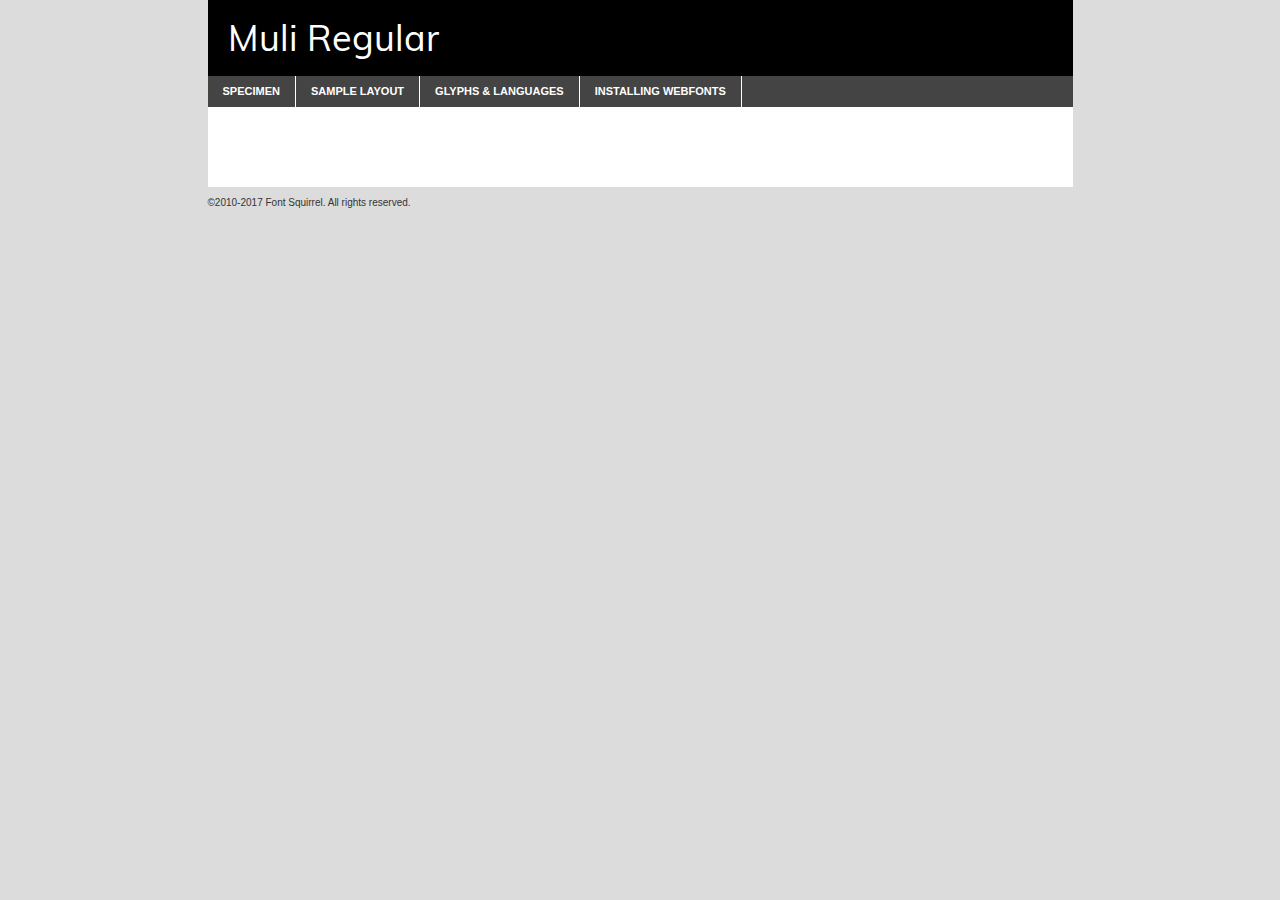
<file: pm-proj009/fonts/muli-regular-demo.html>
<!DOCTYPE html PUBLIC "-//W3C//DTD XHTML 1.0 Transitional//EN"
	"http://www.w3.org/TR/xhtml1/DTD/xhtml1-transitional.dtd">

<html xmlns="http://www.w3.org/1999/xhtml" xml:lang="en" lang="en">
<head>
	<meta http-equiv="Content-Type" content="text/html; charset=utf-8" />
	<script src="http://ajax.googleapis.com/ajax/libs/jquery/1.7.2/jquery.min.js" type="text/javascript" charset="utf-8"></script>
	<script type="text/javascript">
	(function($){$.fn.easyTabs=function(option){var param=jQuery.extend({fadeSpeed:"fast",defaultContent:1,activeClass:'active'},option);$(this).each(function(){var thisId="#"+this.id;if(param.defaultContent==''){param.defaultContent=1;}
	if(typeof param.defaultContent=="number")
	{var defaultTab=$(thisId+" .tabs li:eq("+(param.defaultContent-1)+") a").attr('href').substr(1);}else{var defaultTab=param.defaultContent;}
	$(thisId+" .tabs li a").each(function(){var tabToHide=$(this).attr('href').substr(1);$("#"+tabToHide).addClass('easytabs-tab-content');});hideAll();changeContent(defaultTab);function hideAll(){$(thisId+" .easytabs-tab-content").hide();}
	function changeContent(tabId){hideAll();$(thisId+" .tabs li").removeClass(param.activeClass);$(thisId+" .tabs li a[href=#"+tabId+"]").closest('li').addClass(param.activeClass);if(param.fadeSpeed!="none")
	{$(thisId+" #"+tabId).fadeIn(param.fadeSpeed);}else{$(thisId+" #"+tabId).show();}}
	$(thisId+" .tabs li").click(function(){var tabId=$(this).find('a').attr('href').substr(1);changeContent(tabId);return false;});});}})(jQuery);
	</script>
	<link rel="stylesheet" href="specimen_files/specimen_stylesheet.css" type="text/css" charset="utf-8" />
	<link rel="stylesheet" href="stylesheet.css" type="text/css" charset="utf-8" />

	<style type="text/css">
					body{
				font-family: 'muliregular';
							}
		</style>

	<title>Muli Regular Specimen</title>
	
	
	<script type="text/javascript" charset="utf-8">
		$(document).ready(function() {
			$('#container').easyTabs({defaultContent:1});
		});
	</script>
</head>

<body>
<div id="container">
	<div id="header">
		Muli Regular	</div>
	<ul class="tabs">
		<li><a href="#specimen">Specimen</a></li>
		<li><a href="#layout">Sample Layout</a></li>
				<li><a href="#glyphs">Glyphs &amp; Languages</a></li>
		<li><a href="#installing">Installing Webfonts</a></li>
		
	</ul>
	
	<div id="main_content">

		
			<div id="specimen">
		
				<div class="section">
					<div class="grid12 firstcol">
						<div class="huge">AaBb</div>
					</div>
				</div>
		
				<div class="section">
					<div class="glyph_range">A&#x200B;B&#x200b;C&#x200b;D&#x200b;E&#x200b;F&#x200b;G&#x200b;H&#x200b;I&#x200b;J&#x200b;K&#x200b;L&#x200b;M&#x200b;N&#x200b;O&#x200b;P&#x200b;Q&#x200b;R&#x200b;S&#x200b;T&#x200b;U&#x200b;V&#x200b;W&#x200b;X&#x200b;Y&#x200b;Z&#x200b;a&#x200b;b&#x200b;c&#x200b;d&#x200b;e&#x200b;f&#x200b;g&#x200b;h&#x200b;i&#x200b;j&#x200b;k&#x200b;l&#x200b;m&#x200b;n&#x200b;o&#x200b;p&#x200b;q&#x200b;r&#x200b;s&#x200b;t&#x200b;u&#x200b;v&#x200b;w&#x200b;x&#x200b;y&#x200b;z&#x200b;1&#x200b;2&#x200b;3&#x200b;4&#x200b;5&#x200b;6&#x200b;7&#x200b;8&#x200b;9&#x200b;0&#x200b;&amp;&#x200b;.&#x200b;,&#x200b;?&#x200b;!&#x200b;&#64;&#x200b;(&#x200b;)&#x200b;#&#x200b;$&#x200b;%&#x200b;*&#x200b;+&#x200b;-&#x200b;=&#x200b;:&#x200b;;</div>
				</div>
				<div class="section">
					<div class="grid12 firstcol">
						<table class="sample_table">
							<tr><td>10</td><td class="size10">abcdefghijklmnopqrstuvwxyzABCDEFGHIJKLMNOPQRSTUVWXYZ0123456789abcdefghijklmnopqrstuvwxyzABCDEFGHIJKLMNOPQRSTUVWXYZ0123456789abcdefghijklmnopqrstuvwxyzABCDEFGHIJKLMNOPQRSTUVWXYZ</td></tr>
							<tr><td>11</td><td class="size11">abcdefghijklmnopqrstuvwxyzABCDEFGHIJKLMNOPQRSTUVWXYZ0123456789abcdefghijklmnopqrstuvwxyzABCDEFGHIJKLMNOPQRSTUVWXYZ0123456789abcdefghijklmnopqrstuvwxyzABCDEFGHIJKLMNOPQRSTUVWXYZ</td></tr>
							<tr><td>12</td><td class="size12">abcdefghijklmnopqrstuvwxyzABCDEFGHIJKLMNOPQRSTUVWXYZ0123456789abcdefghijklmnopqrstuvwxyzABCDEFGHIJKLMNOPQRSTUVWXYZ0123456789abcdefghijklmnopqrstuvwxyzABCDEFGHIJKLMNOPQRSTUVWXYZ</td></tr>
							<tr><td>13</td><td class="size13">abcdefghijklmnopqrstuvwxyzABCDEFGHIJKLMNOPQRSTUVWXYZ0123456789abcdefghijklmnopqrstuvwxyzABCDEFGHIJKLMNOPQRSTUVWXYZ0123456789abcdefghijklmnopqrstuvwxyzABCDEFGHIJKLMNOPQRSTUVWXYZ</td></tr>
							<tr><td>14</td><td class="size14">abcdefghijklmnopqrstuvwxyzABCDEFGHIJKLMNOPQRSTUVWXYZ0123456789abcdefghijklmnopqrstuvwxyzABCDEFGHIJKLMNOPQRSTUVWXYZ0123456789abcdefghijklmnopqrstuvwxyzABCDEFGHIJKLMNOPQRSTUVWXYZ</td></tr>
							<tr><td>16</td><td class="size16">abcdefghijklmnopqrstuvwxyzABCDEFGHIJKLMNOPQRSTUVWXYZ0123456789abcdefghijklmnopqrstuvwxyzABCDEFGHIJKLMNOPQRSTUVWXYZ</td></tr>
							<tr><td>18</td><td class="size18">abcdefghijklmnopqrstuvwxyzABCDEFGHIJKLMNOPQRSTUVWXYZ0123456789abcdefghijklmnopqrstuvwxyzABCDEFGHIJKLMNOPQRSTUVWXYZ</td></tr>
							<tr><td>20</td><td class="size20">abcdefghijklmnopqrstuvwxyzABCDEFGHIJKLMNOPQRSTUVWXYZ0123456789abcdefghijklmnopqrstuvwxyzABCDEFGHIJKLMNOPQRSTUVWXYZ</td></tr>
							<tr><td>24</td><td class="size24">abcdefghijklmnopqrstuvwxyzABCDEFGHIJKLMNOPQRSTUVWXYZ0123456789abcdefghijklmnopqrstuvwxyzABCDEFGHIJKLMNOPQRSTUVWXYZ</td></tr>
							<tr><td>30</td><td class="size30">abcdefghijklmnopqrstuvwxyzABCDEFGHIJKLMNOPQRSTUVWXYZ0123456789abcdefghijklmnopqrstuvwxyzABCDEFGHIJKLMNOPQRSTUVWXYZ</td></tr>
							<tr><td>36</td><td class="size36">abcdefghijklmnopqrstuvwxyzABCDEFGHIJKLMNOPQRSTUVWXYZ0123456789abcdefghijklmnopqrstuvwxyzABCDEFGHIJKLMNOPQRSTUVWXYZ</td></tr>
							<tr><td>48</td><td class="size48">abcdefghijklmnopqrstuvwxyzABCDEFGHIJKLMNOPQRSTUVWXYZ0123456789abcdefghijklmnopqrstuvwxyzABCDEFGHIJKLMNOPQRSTUVWXYZ</td></tr>
							<tr><td>60</td><td class="size60">abcdefghijklmnopqrstuvwxyzABCDEFGHIJKLMNOPQRSTUVWXYZ0123456789abcdefghijklmnopqrstuvwxyzABCDEFGHIJKLMNOPQRSTUVWXYZ</td></tr>
							<tr><td>72</td><td class="size72">abcdefghijklmnopqrstuvwxyzABCDEFGHIJKLMNOPQRSTUVWXYZ0123456789abcdefghijklmnopqrstuvwxyzABCDEFGHIJKLMNOPQRSTUVWXYZ</td></tr>
							<tr><td>90</td><td class="size90">abcdefghijklmnopqrstuvwxyzABCDEFGHIJKLMNOPQRSTUVWXYZ0123456789abcdefghijklmnopqrstuvwxyzABCDEFGHIJKLMNOPQRSTUVWXYZ</td></tr>
						</table>
				
					</div>
			
				</div>
		
		
		
								<div class="section" id="bodycomparison">


										<div id="xheight">
				<div class="fontbody">&#x25FC;&#x25FC;&#x25FC;&#x25FC;&#x25FC;&#x25FC;&#x25FC;&#x25FC;&#x25FC;&#x25FC;&#x25FC;&#x25FC;&#x25FC;&#x25FC;&#x25FC;&#x25FC;&#x25FC;&#x25FC;&#x25FC;&#x25FC;&#x25FC;&#x25FC;&#x25FC;&#x25FC;&#x25FC;&#x25FC;&#x25FC;&#x25FC;&#x25FC;&#x25FC;&#x25FC;&#x25FC;&#x25FC;&#x25FC;&#x25FC;&#x25FC;&#x25FC;&#x25FC;&#x25FC;&#x25FC;&#x25FC;&#x25FC;&#x25FC;&#x25FC;&#x25FC;&#x25FC;&#x25FC;&#x25FC;&#x25FC;&#x25FC;&#x25FC;&#x25FC;&#x25FC;&#x25FC;&#x25FC;&#x25FC;&#x25FC;&#x25FC;&#x25FC;&#x25FC;&#x25FC;&#x25FC;&#x25FC;&#x25FC;&#x25FC;&#x25FC;&#x25FC;&#x25FC;&#x25FC;&#x25FC;&#x25FC;&#x25FC;&#x25FC;&#x25FC;&#x25FC;&#x25FC;&#x25FC;&#x25FC;&#x25FC;&#x25FC;&#x25FC;&#x25FC;&#x25FC;&#x25FC;&#x25FC;&#x25FC;&#x25FC;&#x25FC;&#x25FC;&#x25FC;&#x25FC;&#x25FC;&#x25FC;&#x25FC;&#x25FC;&#x25FC;&#x25FC;&#x25FC;&#x25FC;body</div><div class="arialbody">body</div><div class="verdanabody">body</div><div class="georgiabody">body</div></div>
										<div class="fontbody" style="z-index:1">
											body<span>Muli Regular</span>
										</div>
										<div class="arialbody" style="z-index:1">
											body<span>Arial</span>
										</div>
										<div class="verdanabody" style="z-index:1">
											body<span>Verdana</span>
										</div>
										<div class="georgiabody" style="z-index:1">
											body<span>Georgia</span>
										</div>



								</div>
		
		
				<div class="section psample psample_row1" id="">
					
					<div class="grid2 firstcol">
						<p class="size10"><span>10.</span>Aenean lacinia bibendum nulla sed consectetur. Fusce dapibus, tellus ac cursus commodo, tortor mauris condimentum nibh, ut fermentum massa justo sit amet risus. Nullam id dolor id nibh ultricies vehicula ut id elit. Cum sociis natoque penatibus et magnis dis parturient montes, nascetur ridiculus mus. Nulla vitae elit libero, a pharetra augue.</p>
			
					</div>
					<div class="grid3">
						<p class="size11"><span>11.</span>Aenean lacinia bibendum nulla sed consectetur. Fusce dapibus, tellus ac cursus commodo, tortor mauris condimentum nibh, ut fermentum massa justo sit amet risus. Nullam id dolor id nibh ultricies vehicula ut id elit. Cum sociis natoque penatibus et magnis dis parturient montes, nascetur ridiculus mus. Nulla vitae elit libero, a pharetra augue.</p>
			
					</div>
					<div class="grid3">
						<p class="size12"><span>12.</span>Aenean lacinia bibendum nulla sed consectetur. Fusce dapibus, tellus ac cursus commodo, tortor mauris condimentum nibh, ut fermentum massa justo sit amet risus. Nullam id dolor id nibh ultricies vehicula ut id elit. Cum sociis natoque penatibus et magnis dis parturient montes, nascetur ridiculus mus. Nulla vitae elit libero, a pharetra augue.</p>
			
					</div>
					<div class="grid4">
						<p class="size13"><span>13.</span>Aenean lacinia bibendum nulla sed consectetur. Fusce dapibus, tellus ac cursus commodo, tortor mauris condimentum nibh, ut fermentum massa justo sit amet risus. Nullam id dolor id nibh ultricies vehicula ut id elit. Cum sociis natoque penatibus et magnis dis parturient montes, nascetur ridiculus mus. Nulla vitae elit libero, a pharetra augue.</p>
			
					</div>
					<div class="white_blend"></div>
					
				</div>
				<div class="section psample psample_row2" id="">
					<div class="grid3 firstcol">
						<p class="size14"><span>14.</span>Aenean lacinia bibendum nulla sed consectetur. Fusce dapibus, tellus ac cursus commodo, tortor mauris condimentum nibh, ut fermentum massa justo sit amet risus. Nullam id dolor id nibh ultricies vehicula ut id elit. Cum sociis natoque penatibus et magnis dis parturient montes, nascetur ridiculus mus. Nulla vitae elit libero, a pharetra augue.</p>
			
					</div>
					<div class="grid4">
						<p class="size16"><span>16.</span>Aenean lacinia bibendum nulla sed consectetur. Fusce dapibus, tellus ac cursus commodo, tortor mauris condimentum nibh, ut fermentum massa justo sit amet risus. Nullam id dolor id nibh ultricies vehicula ut id elit. Cum sociis natoque penatibus et magnis dis parturient montes, nascetur ridiculus mus. Nulla vitae elit libero, a pharetra augue.</p>
			
					</div>
					<div class="grid5">
						<p class="size18"><span>18.</span>Aenean lacinia bibendum nulla sed consectetur. Fusce dapibus, tellus ac cursus commodo, tortor mauris condimentum nibh, ut fermentum massa justo sit amet risus. Nullam id dolor id nibh ultricies vehicula ut id elit. Cum sociis natoque penatibus et magnis dis parturient montes, nascetur ridiculus mus. Nulla vitae elit libero, a pharetra augue.</p>
			
					</div>

					<div class="white_blend"></div>

				</div>
				
				<div class="section psample psample_row3" id="">
					<div class="grid5 firstcol">
						<p class="size20"><span>20.</span>Aenean lacinia bibendum nulla sed consectetur. Fusce dapibus, tellus ac cursus commodo, tortor mauris condimentum nibh, ut fermentum massa justo sit amet risus. Nullam id dolor id nibh ultricies vehicula ut id elit. Cum sociis natoque penatibus et magnis dis parturient montes, nascetur ridiculus mus. Nulla vitae elit libero, a pharetra augue.</p>
					</div>
					<div class="grid7">
						<p class="size24"><span>24.</span>Aenean lacinia bibendum nulla sed consectetur. Fusce dapibus, tellus ac cursus commodo, tortor mauris condimentum nibh, ut fermentum massa justo sit amet risus. Nullam id dolor id nibh ultricies vehicula ut id elit. Cum sociis natoque penatibus et magnis dis parturient montes, nascetur ridiculus mus. Nulla vitae elit libero, a pharetra augue.</p>
					</div>
					
					<div class="white_blend"></div>
					
				</div>
				
				<div class="section psample psample_row4" id="">
					<div class="grid12 firstcol">
						<p class="size30"><span>30.</span>Aenean lacinia bibendum nulla sed consectetur. Fusce dapibus, tellus ac cursus commodo, tortor mauris condimentum nibh, ut fermentum massa justo sit amet risus. Nullam id dolor id nibh ultricies vehicula ut id elit. Cum sociis natoque penatibus et magnis dis parturient montes, nascetur ridiculus mus. Nulla vitae elit libero, a pharetra augue.</p>
					</div>
					<div class="white_blend"></div>
					
				</div>
				
				
				
				<div class="section psample psample_row1 fullreverse">
					<div class="grid2 firstcol">
						<p class="size10"><span>10.</span>Aenean lacinia bibendum nulla sed consectetur. Fusce dapibus, tellus ac cursus commodo, tortor mauris condimentum nibh, ut fermentum massa justo sit amet risus. Nullam id dolor id nibh ultricies vehicula ut id elit. Cum sociis natoque penatibus et magnis dis parturient montes, nascetur ridiculus mus. Nulla vitae elit libero, a pharetra augue.</p>
			
					</div>
					<div class="grid3">
						<p class="size11"><span>11.</span>Aenean lacinia bibendum nulla sed consectetur. Fusce dapibus, tellus ac cursus commodo, tortor mauris condimentum nibh, ut fermentum massa justo sit amet risus. Nullam id dolor id nibh ultricies vehicula ut id elit. Cum sociis natoque penatibus et magnis dis parturient montes, nascetur ridiculus mus. Nulla vitae elit libero, a pharetra augue.</p>
			
					</div>
					<div class="grid3">
						<p class="size12"><span>12.</span>Aenean lacinia bibendum nulla sed consectetur. Fusce dapibus, tellus ac cursus commodo, tortor mauris condimentum nibh, ut fermentum massa justo sit amet risus. Nullam id dolor id nibh ultricies vehicula ut id elit. Cum sociis natoque penatibus et magnis dis parturient montes, nascetur ridiculus mus. Nulla vitae elit libero, a pharetra augue.</p>
			
					</div>
					<div class="grid4">
						<p class="size13"><span>13.</span>Aenean lacinia bibendum nulla sed consectetur. Fusce dapibus, tellus ac cursus commodo, tortor mauris condimentum nibh, ut fermentum massa justo sit amet risus. Nullam id dolor id nibh ultricies vehicula ut id elit. Cum sociis natoque penatibus et magnis dis parturient montes, nascetur ridiculus mus. Nulla vitae elit libero, a pharetra augue.</p>
			
					</div>
					<div class="black_blend"></div>
					
				</div>
				
				<div class="section psample psample_row2 fullreverse">
					<div class="grid3 firstcol">
						<p class="size14"><span>14.</span>Aenean lacinia bibendum nulla sed consectetur. Fusce dapibus, tellus ac cursus commodo, tortor mauris condimentum nibh, ut fermentum massa justo sit amet risus. Nullam id dolor id nibh ultricies vehicula ut id elit. Cum sociis natoque penatibus et magnis dis parturient montes, nascetur ridiculus mus. Nulla vitae elit libero, a pharetra augue.</p>
			
					</div>
					<div class="grid4">
						<p class="size16"><span>16.</span>Aenean lacinia bibendum nulla sed consectetur. Fusce dapibus, tellus ac cursus commodo, tortor mauris condimentum nibh, ut fermentum massa justo sit amet risus. Nullam id dolor id nibh ultricies vehicula ut id elit. Cum sociis natoque penatibus et magnis dis parturient montes, nascetur ridiculus mus. Nulla vitae elit libero, a pharetra augue.</p>
			
					</div>
					<div class="grid5">
						<p class="size18"><span>18.</span>Aenean lacinia bibendum nulla sed consectetur. Fusce dapibus, tellus ac cursus commodo, tortor mauris condimentum nibh, ut fermentum massa justo sit amet risus. Nullam id dolor id nibh ultricies vehicula ut id elit. Cum sociis natoque penatibus et magnis dis parturient montes, nascetur ridiculus mus. Nulla vitae elit libero, a pharetra augue.</p>
			
					</div>
					<div class="black_blend"></div>

				</div>
				
				<div class="section psample fullreverse psample_row3" id="">
					<div class="grid5 firstcol">
						<p class="size20"><span>20.</span>Aenean lacinia bibendum nulla sed consectetur. Fusce dapibus, tellus ac cursus commodo, tortor mauris condimentum nibh, ut fermentum massa justo sit amet risus. Nullam id dolor id nibh ultricies vehicula ut id elit. Cum sociis natoque penatibus et magnis dis parturient montes, nascetur ridiculus mus. Nulla vitae elit libero, a pharetra augue.</p>
					</div>
					<div class="grid7">
						<p class="size24"><span>24.</span>Aenean lacinia bibendum nulla sed consectetur. Fusce dapibus, tellus ac cursus commodo, tortor mauris condimentum nibh, ut fermentum massa justo sit amet risus. Nullam id dolor id nibh ultricies vehicula ut id elit. Cum sociis natoque penatibus et magnis dis parturient montes, nascetur ridiculus mus. Nulla vitae elit libero, a pharetra augue.</p>
					</div>
					
					<div class="black_blend"></div>
					
				</div>
				
				<div class="section psample fullreverse psample_row4" id="" style="border-bottom: 20px #000 solid;">
					<div class="grid12 firstcol">
						<p class="size30"><span>30.</span>Aenean lacinia bibendum nulla sed consectetur. Fusce dapibus, tellus ac cursus commodo, tortor mauris condimentum nibh, ut fermentum massa justo sit amet risus. Nullam id dolor id nibh ultricies vehicula ut id elit. Cum sociis natoque penatibus et magnis dis parturient montes, nascetur ridiculus mus. Nulla vitae elit libero, a pharetra augue.</p>
					</div>
					<div class="black_blend"></div>
					
				</div>
				
				
				
				
			</div>
			
			<div id="layout">
				
				<div class="section">
					
					<div class="grid12 firstcol">
						<h1>Lorem Ipsum Dolor</h1>
						<h2>Etiam porta sem malesuada magna mollis euismod</h2>
						
						<p class="byline">By <a href="#link">Aenean Lacinia</a></p>
					</div>
				</div>
				<div class="section">
					<div class="grid8 firstcol">
						<p class="large">Donec sed odio dui. Morbi leo risus, porta ac consectetur ac, vestibulum at eros. Fusce dapibus, tellus ac cursus commodo, tortor mauris condimentum nibh, ut fermentum massa justo sit amet risus. </p>

						
						<h3>Pellentesque ornare sem</h3>

						<p>Maecenas sed diam eget risus varius blandit sit amet non magna. Maecenas faucibus mollis interdum. Donec ullamcorper nulla non metus auctor fringilla. Nullam id dolor id nibh ultricies vehicula ut id elit. Nullam id dolor id nibh ultricies vehicula ut id elit. </p>

						<p>Aenean eu leo quam. Pellentesque ornare sem lacinia quam venenatis vestibulum. Lorem ipsum dolor sit amet, consectetur adipiscing elit. Cum sociis natoque penatibus et magnis dis parturient montes, nascetur ridiculus mus. </p>

						<p>Nulla vitae elit libero, a pharetra augue. Praesent commodo cursus magna, vel scelerisque nisl consectetur et. Aenean lacinia bibendum nulla sed consectetur. </p>

						<p>Nullam quis risus eget urna mollis ornare vel eu leo. Nullam quis risus eget urna mollis ornare vel eu leo. Maecenas sed diam eget risus varius blandit sit amet non magna. Donec ullamcorper nulla non metus auctor fringilla. </p>

						<h3>Cras mattis consectetur</h3>

						<p>Aenean eu leo quam. Pellentesque ornare sem lacinia quam venenatis vestibulum. Aenean lacinia bibendum nulla sed consectetur. Integer posuere erat a ante venenatis dapibus posuere velit aliquet. Cras mattis consectetur purus sit amet fermentum. </p>

						<p>Nullam id dolor id nibh ultricies vehicula ut id elit. Nullam quis risus eget urna mollis ornare vel eu leo. Cras mattis consectetur purus sit amet fermentum.</p>
					</div>
					
					<div class="grid4 sidebar">
						
						<div class="box reverse">
							<p class="last">Nullam quis risus eget urna mollis ornare vel eu leo. Donec ullamcorper nulla non metus auctor fringilla. Cras mattis consectetur purus sit amet fermentum. Sed posuere consectetur est at lobortis. Lorem ipsum dolor sit amet, consectetur adipiscing elit. </p>
						</div>
						
						<p class="caption">Maecenas sed diam eget risus varius.</p>

						<p>Vestibulum id ligula porta felis euismod semper. Integer posuere erat a ante venenatis dapibus posuere velit aliquet. Vestibulum id ligula porta felis euismod semper. Sed posuere consectetur est at lobortis. Maecenas sed diam eget risus varius blandit sit amet non magna. Fusce dapibus, tellus ac cursus commodo, tortor mauris condimentum nibh, ut fermentum massa justo sit amet risus. </p>

					

						<p>Duis mollis, est non commodo luctus, nisi erat porttitor ligula, eget lacinia odio sem nec elit. Aenean lacinia bibendum nulla sed consectetur. Vivamus sagittis lacus vel augue laoreet rutrum faucibus dolor auctor. Aenean lacinia bibendum nulla sed consectetur. Nullam quis risus eget urna mollis ornare vel eu leo. </p>

						<p>Praesent commodo cursus magna, vel scelerisque nisl consectetur et. Donec ullamcorper nulla non metus auctor fringilla. Maecenas faucibus mollis interdum. Fusce dapibus, tellus ac cursus commodo, tortor mauris condimentum nibh, ut fermentum massa justo sit amet risus. </p>

					</div>
				</div>
				
			</div>


			



		<div id="glyphs">
			<div class="section">
				<div class="grid12 firstcol">
			
				<h1>Language Support</h1>
				<p>The subset of Muli Regular in this kit supports the following languages:<br />
			
									</p>
				<h1>Glyph Chart</h1>
				<p>The subset of Muli Regular in this kit includes all the glyphs listed below. Unicode entities are included above each glyph to help you insert individual characters into your layout.</p>
				<div id="glyph_chart">
			
																														 <div><p>&amp;#13;</p>&#13;</div>
																				 <div><p>&amp;#32;</p>&#32;</div>
																				 <div><p>&amp;#33;</p>&#33;</div>
																				 <div><p>&amp;#35;</p>&#35;</div>
																				 <div><p>&amp;#36;</p>&#36;</div>
																				 <div><p>&amp;#37;</p>&#37;</div>
																				 <div><p>&amp;#38;</p>&#38;</div>
																				 <div><p>&amp;#39;</p>&#39;</div>
																				 <div><p>&amp;#40;</p>&#40;</div>
																				 <div><p>&amp;#41;</p>&#41;</div>
																				 <div><p>&amp;#42;</p>&#42;</div>
																				 <div><p>&amp;#43;</p>&#43;</div>
																				 <div><p>&amp;#44;</p>&#44;</div>
																				 <div><p>&amp;#45;</p>&#45;</div>
																				 <div><p>&amp;#46;</p>&#46;</div>
																				 <div><p>&amp;#47;</p>&#47;</div>
																				 <div><p>&amp;#48;</p>&#48;</div>
																				 <div><p>&amp;#49;</p>&#49;</div>
																				 <div><p>&amp;#50;</p>&#50;</div>
																				 <div><p>&amp;#51;</p>&#51;</div>
																				 <div><p>&amp;#52;</p>&#52;</div>
																				 <div><p>&amp;#53;</p>&#53;</div>
																				 <div><p>&amp;#54;</p>&#54;</div>
																				 <div><p>&amp;#55;</p>&#55;</div>
																				 <div><p>&amp;#56;</p>&#56;</div>
																				 <div><p>&amp;#57;</p>&#57;</div>
																				 <div><p>&amp;#58;</p>&#58;</div>
																				 <div><p>&amp;#59;</p>&#59;</div>
																				 <div><p>&amp;#60;</p>&#60;</div>
																				 <div><p>&amp;#61;</p>&#61;</div>
																				 <div><p>&amp;#62;</p>&#62;</div>
																				 <div><p>&amp;#63;</p>&#63;</div>
																				 <div><p>&amp;#64;</p>&#64;</div>
																				 <div><p>&amp;#65;</p>&#65;</div>
																				 <div><p>&amp;#66;</p>&#66;</div>
																				 <div><p>&amp;#67;</p>&#67;</div>
																				 <div><p>&amp;#68;</p>&#68;</div>
																				 <div><p>&amp;#69;</p>&#69;</div>
																				 <div><p>&amp;#70;</p>&#70;</div>
																				 <div><p>&amp;#71;</p>&#71;</div>
																				 <div><p>&amp;#72;</p>&#72;</div>
																				 <div><p>&amp;#73;</p>&#73;</div>
																				 <div><p>&amp;#74;</p>&#74;</div>
																				 <div><p>&amp;#75;</p>&#75;</div>
																				 <div><p>&amp;#76;</p>&#76;</div>
																				 <div><p>&amp;#77;</p>&#77;</div>
																				 <div><p>&amp;#78;</p>&#78;</div>
																				 <div><p>&amp;#79;</p>&#79;</div>
																				 <div><p>&amp;#80;</p>&#80;</div>
																				 <div><p>&amp;#81;</p>&#81;</div>
																				 <div><p>&amp;#82;</p>&#82;</div>
																				 <div><p>&amp;#83;</p>&#83;</div>
																				 <div><p>&amp;#84;</p>&#84;</div>
																				 <div><p>&amp;#85;</p>&#85;</div>
																				 <div><p>&amp;#86;</p>&#86;</div>
																				 <div><p>&amp;#87;</p>&#87;</div>
																				 <div><p>&amp;#88;</p>&#88;</div>
																				 <div><p>&amp;#89;</p>&#89;</div>
																				 <div><p>&amp;#90;</p>&#90;</div>
																				 <div><p>&amp;#91;</p>&#91;</div>
																				 <div><p>&amp;#92;</p>&#92;</div>
																				 <div><p>&amp;#93;</p>&#93;</div>
																				 <div><p>&amp;#94;</p>&#94;</div>
																				 <div><p>&amp;#95;</p>&#95;</div>
																				 <div><p>&amp;#97;</p>&#97;</div>
																				 <div><p>&amp;#98;</p>&#98;</div>
																				 <div><p>&amp;#99;</p>&#99;</div>
																				 <div><p>&amp;#100;</p>&#100;</div>
																				 <div><p>&amp;#101;</p>&#101;</div>
																				 <div><p>&amp;#102;</p>&#102;</div>
																				 <div><p>&amp;#103;</p>&#103;</div>
																				 <div><p>&amp;#104;</p>&#104;</div>
																				 <div><p>&amp;#107;</p>&#107;</div>
																				 <div><p>&amp;#108;</p>&#108;</div>
																				 <div><p>&amp;#109;</p>&#109;</div>
																				 <div><p>&amp;#110;</p>&#110;</div>
																				 <div><p>&amp;#111;</p>&#111;</div>
																				 <div><p>&amp;#112;</p>&#112;</div>
																				 <div><p>&amp;#113;</p>&#113;</div>
																				 <div><p>&amp;#114;</p>&#114;</div>
																				 <div><p>&amp;#115;</p>&#115;</div>
																				 <div><p>&amp;#116;</p>&#116;</div>
																				 <div><p>&amp;#117;</p>&#117;</div>
																				 <div><p>&amp;#118;</p>&#118;</div>
																				 <div><p>&amp;#119;</p>&#119;</div>
																				 <div><p>&amp;#120;</p>&#120;</div>
																				 <div><p>&amp;#121;</p>&#121;</div>
																				 <div><p>&amp;#122;</p>&#122;</div>
																				 <div><p>&amp;#123;</p>&#123;</div>
																				 <div><p>&amp;#124;</p>&#124;</div>
																				 <div><p>&amp;#125;</p>&#125;</div>
																				 <div><p>&amp;#126;</p>&#126;</div>
																				 <div><p>&amp;#160;</p>&#160;</div>
																				 <div><p>&amp;#161;</p>&#161;</div>
																				 <div><p>&amp;#162;</p>&#162;</div>
																				 <div><p>&amp;#163;</p>&#163;</div>
																				 <div><p>&amp;#164;</p>&#164;</div>
																				 <div><p>&amp;#165;</p>&#165;</div>
																				 <div><p>&amp;#166;</p>&#166;</div>
																				 <div><p>&amp;#167;</p>&#167;</div>
																				 <div><p>&amp;#169;</p>&#169;</div>
																				 <div><p>&amp;#170;</p>&#170;</div>
																				 <div><p>&amp;#172;</p>&#172;</div>
																				 <div><p>&amp;#174;</p>&#174;</div>
																				 <div><p>&amp;#176;</p>&#176;</div>
																				 <div><p>&amp;#177;</p>&#177;</div>
																				 <div><p>&amp;#181;</p>&#181;</div>
																				 <div><p>&amp;#182;</p>&#182;</div>
																				 <div><p>&amp;#183;</p>&#183;</div>
																				 <div><p>&amp;#184;</p>&#184;</div>
																				 <div><p>&amp;#186;</p>&#186;</div>
																				 <div><p>&amp;#191;</p>&#191;</div>
																				 <div><p>&amp;#197;</p>&#197;</div>
																				 <div><p>&amp;#198;</p>&#198;</div>
																				 <div><p>&amp;#199;</p>&#199;</div>
																				 <div><p>&amp;#208;</p>&#208;</div>
																				 <div><p>&amp;#215;</p>&#215;</div>
																				 <div><p>&amp;#216;</p>&#216;</div>
																				 <div><p>&amp;#222;</p>&#222;</div>
																				 <div><p>&amp;#223;</p>&#223;</div>
																				 <div><p>&amp;#230;</p>&#230;</div>
																				 <div><p>&amp;#231;</p>&#231;</div>
																				 <div><p>&amp;#240;</p>&#240;</div>
																				 <div><p>&amp;#247;</p>&#247;</div>
																				 <div><p>&amp;#248;</p>&#248;</div>
																				 <div><p>&amp;#254;</p>&#254;</div>
																				 <div><p>&amp;#260;</p>&#260;</div>
																				 <div><p>&amp;#261;</p>&#261;</div>
																				 <div><p>&amp;#271;</p>&#271;</div>
																				 <div><p>&amp;#273;</p>&#273;</div>
																				 <div><p>&amp;#280;</p>&#280;</div>
																				 <div><p>&amp;#281;</p>&#281;</div>
																				 <div><p>&amp;#294;</p>&#294;</div>
																				 <div><p>&amp;#295;</p>&#295;</div>
																				 <div><p>&amp;#302;</p>&#302;</div>
																				 <div><p>&amp;#303;</p>&#303;</div>
																				 <div><p>&amp;#305;</p>&#305;</div>
																				 <div><p>&amp;#312;</p>&#312;</div>
																				 <div><p>&amp;#318;</p>&#318;</div>
																				 <div><p>&amp;#321;</p>&#321;</div>
																				 <div><p>&amp;#322;</p>&#322;</div>
																				 <div><p>&amp;#330;</p>&#330;</div>
																				 <div><p>&amp;#331;</p>&#331;</div>
																				 <div><p>&amp;#338;</p>&#338;</div>
																				 <div><p>&amp;#339;</p>&#339;</div>
																				 <div><p>&amp;#350;</p>&#350;</div>
																				 <div><p>&amp;#351;</p>&#351;</div>
																				 <div><p>&amp;#354;</p>&#354;</div>
																				 <div><p>&amp;#355;</p>&#355;</div>
																				 <div><p>&amp;#357;</p>&#357;</div>
																				 <div><p>&amp;#358;</p>&#358;</div>
																				 <div><p>&amp;#359;</p>&#359;</div>
																				 <div><p>&amp;#370;</p>&#370;</div>
																				 <div><p>&amp;#371;</p>&#371;</div>
																				 <div><p>&amp;#399;</p>&#399;</div>
																				 <div><p>&amp;#402;</p>&#402;</div>
																				 <div><p>&amp;#416;</p>&#416;</div>
																				 <div><p>&amp;#417;</p>&#417;</div>
																				 <div><p>&amp;#431;</p>&#431;</div>
																				 <div><p>&amp;#432;</p>&#432;</div>
																				 <div><p>&amp;#455;</p>&#455;</div>
																				 <div><p>&amp;#490;</p>&#490;</div>
																				 <div><p>&amp;#491;</p>&#491;</div>
																				 <div><p>&amp;#506;</p>&#506;</div>
																				 <div><p>&amp;#507;</p>&#507;</div>
																				 <div><p>&amp;#552;</p>&#552;</div>
																				 <div><p>&amp;#567;</p>&#567;</div>
																				 <div><p>&amp;#601;</p>&#601;</div>
																				 <div><p>&amp;#699;</p>&#699;</div>
																				 <div><p>&amp;#700;</p>&#700;</div>
																				 <div><p>&amp;#702;</p>&#702;</div>
																				 <div><p>&amp;#703;</p>&#703;</div>
																				 <div><p>&amp;#712;</p>&#712;</div>
																				 <div><p>&amp;#713;</p>&#713;</div>
																				 <div><p>&amp;#714;</p>&#714;</div>
																				 <div><p>&amp;#715;</p>&#715;</div>
																				 <div><p>&amp;#716;</p>&#716;</div>
																				 <div><p>&amp;#768;</p>&#768;</div>
																				 <div><p>&amp;#769;</p>&#769;</div>
																				 <div><p>&amp;#770;</p>&#770;</div>
																				 <div><p>&amp;#771;</p>&#771;</div>
																				 <div><p>&amp;#772;</p>&#772;</div>
																				 <div><p>&amp;#774;</p>&#774;</div>
																				 <div><p>&amp;#775;</p>&#775;</div>
																				 <div><p>&amp;#776;</p>&#776;</div>
																				 <div><p>&amp;#777;</p>&#777;</div>
																				 <div><p>&amp;#778;</p>&#778;</div>
																				 <div><p>&amp;#779;</p>&#779;</div>
																				 <div><p>&amp;#780;</p>&#780;</div>
																				 <div><p>&amp;#783;</p>&#783;</div>
																				 <div><p>&amp;#785;</p>&#785;</div>
																				 <div><p>&amp;#786;</p>&#786;</div>
																				 <div><p>&amp;#795;</p>&#795;</div>
																				 <div><p>&amp;#803;</p>&#803;</div>
																				 <div><p>&amp;#804;</p>&#804;</div>
																				 <div><p>&amp;#806;</p>&#806;</div>
																				 <div><p>&amp;#807;</p>&#807;</div>
																				 <div><p>&amp;#808;</p>&#808;</div>
																				 <div><p>&amp;#814;</p>&#814;</div>
																				 <div><p>&amp;#817;</p>&#817;</div>
																				 <div><p>&amp;#821;</p>&#821;</div>
																				 <div><p>&amp;#916;</p>&#916;</div>
																				 <div><p>&amp;#931;</p>&#931;</div>
																				 <div><p>&amp;#937;</p>&#937;</div>
																				 <div><p>&amp;#956;</p>&#956;</div>
																				 <div><p>&amp;#960;</p>&#960;</div>
																				 <div><p>&amp;#7688;</p>&#7688;</div>
																				 <div><p>&amp;#7689;</p>&#7689;</div>
																				 <div><p>&amp;#7708;</p>&#7708;</div>
																				 <div><p>&amp;#7709;</p>&#7709;</div>
																				 <div><p>&amp;#7838;</p>&#7838;</div>
																				 <div><p>&amp;#8199;</p>&#8199;</div>
																				 <div><p>&amp;#8200;</p>&#8200;</div>
																				 <div><p>&amp;#8201;</p>&#8201;</div>
																				 <div><p>&amp;#8202;</p>&#8202;</div>
																				 <div><p>&amp;#8203;</p>&#8203;</div>
																				 <div><p>&amp;#8210;</p>&#8210;</div>
																				 <div><p>&amp;#8211;</p>&#8211;</div>
																				 <div><p>&amp;#8212;</p>&#8212;</div>
																				 <div><p>&amp;#8213;</p>&#8213;</div>
																				 <div><p>&amp;#8216;</p>&#8216;</div>
																				 <div><p>&amp;#8217;</p>&#8217;</div>
																				 <div><p>&amp;#8218;</p>&#8218;</div>
																				 <div><p>&amp;#8224;</p>&#8224;</div>
																				 <div><p>&amp;#8225;</p>&#8225;</div>
																				 <div><p>&amp;#8226;</p>&#8226;</div>
																				 <div><p>&amp;#8230;</p>&#8230;</div>
																				 <div><p>&amp;#8240;</p>&#8240;</div>
																				 <div><p>&amp;#8242;</p>&#8242;</div>
																				 <div><p>&amp;#8243;</p>&#8243;</div>
																				 <div><p>&amp;#8249;</p>&#8249;</div>
																				 <div><p>&amp;#8250;</p>&#8250;</div>
																				 <div><p>&amp;#8260;</p>&#8260;</div>
																				 <div><p>&amp;#8353;</p>&#8353;</div>
																				 <div><p>&amp;#8355;</p>&#8355;</div>
																				 <div><p>&amp;#8356;</p>&#8356;</div>
																				 <div><p>&amp;#8358;</p>&#8358;</div>
																				 <div><p>&amp;#8359;</p>&#8359;</div>
																				 <div><p>&amp;#8361;</p>&#8361;</div>
																				 <div><p>&amp;#8363;</p>&#8363;</div>
																				 <div><p>&amp;#8364;</p>&#8364;</div>
																				 <div><p>&amp;#8365;</p>&#8365;</div>
																				 <div><p>&amp;#8369;</p>&#8369;</div>
																				 <div><p>&amp;#8370;</p>&#8370;</div>
																				 <div><p>&amp;#8373;</p>&#8373;</div>
																				 <div><p>&amp;#8377;</p>&#8377;</div>
																				 <div><p>&amp;#8378;</p>&#8378;</div>
																				 <div><p>&amp;#8380;</p>&#8380;</div>
																				 <div><p>&amp;#8381;</p>&#8381;</div>
																				 <div><p>&amp;#8467;</p>&#8467;</div>
																				 <div><p>&amp;#8470;</p>&#8470;</div>
																				 <div><p>&amp;#8482;</p>&#8482;</div>
																				 <div><p>&amp;#8486;</p>&#8486;</div>
																				 <div><p>&amp;#8494;</p>&#8494;</div>
																				 <div><p>&amp;#8706;</p>&#8706;</div>
																				 <div><p>&amp;#8709;</p>&#8709;</div>
																				 <div><p>&amp;#8710;</p>&#8710;</div>
																				 <div><p>&amp;#8719;</p>&#8719;</div>
																				 <div><p>&amp;#8721;</p>&#8721;</div>
																				 <div><p>&amp;#8722;</p>&#8722;</div>
																				 <div><p>&amp;#8725;</p>&#8725;</div>
																				 <div><p>&amp;#8729;</p>&#8729;</div>
																				 <div><p>&amp;#8730;</p>&#8730;</div>
																				 <div><p>&amp;#8734;</p>&#8734;</div>
																				 <div><p>&amp;#8747;</p>&#8747;</div>
																				 <div><p>&amp;#8776;</p>&#8776;</div>
																				 <div><p>&amp;#8800;</p>&#8800;</div>
																				 <div><p>&amp;#8804;</p>&#8804;</div>
																				 <div><p>&amp;#8805;</p>&#8805;</div>
																				 <div><p>&amp;#9674;</p>&#9674;</div>
																				 <div><p>&amp;#9724;</p>&#9724;</div>
																				 <div><p>&amp;#63743;</p>&#63743;</div>
																				 <div><p>&amp;#64257;</p>&#64257;</div>
																																																																																																																																																																																																																																																																																																																																																																																																																																																																																																																																						</div>	
				</div>
		
		
			</div>
		</div>
		
		
		<div id="specs">
			
		</div>
	
		<div id="installing">
			<div class="section">
				<div class="grid7 firstcol">
					<h1>Installing Webfonts</h1>
					
					<p>Webfonts are supported by all major browser platforms but not all in the same way. There are currently four different font formats that must be included in order to target all browsers. This includes TTF, WOFF, EOT and SVG.</p>
					
					<h2>1. Upload your webfonts</h2>
					<p>You must upload your webfont kit to your website. They should be in or near the same directory as your CSS files.</p>
					
					<h2>2. Include the webfont stylesheet</h2>
					<p>A special CSS @font-face declaration helps the various browsers select the appropriate font it needs without causing you a bunch of headaches. Learn more about this syntax by reading the <a href="https://www.fontspring.com/blog/further-hardening-of-the-bulletproof-syntax">Fontspring blog post</a> about it. The code for it is as follows:</p>


<code>
@font-face{ 
	font-family: 'MyWebFont';
	src: url('WebFont.eot');
	src: url('WebFont.eot?#iefix') format('embedded-opentype'),
	     url('WebFont.woff') format('woff'),
	     url('WebFont.ttf') format('truetype'),
	     url('WebFont.svg#webfont') format('svg');
}
</code>

	<p>We've already gone ahead and generated the code for you. All you have to do is link to the stylesheet in your HTML, like this:</p>
	<code>&lt;link rel=&quot;stylesheet&quot; href=&quot;stylesheet.css&quot; type=&quot;text/css&quot; charset=&quot;utf-8&quot; /&gt;</code>

					<h2>3. Modify your own stylesheet</h2>
					<p>To take advantage of your new fonts, you must tell your stylesheet to use them. Look at the original @font-face declaration above and find the property called "font-family." The name linked there will be what you use to reference the font. Prepend that webfont name to the font stack in the "font-family" property, inside the selector you want to change. For example:</p>
<code>p { font-family: 'WebFont', Arial, sans-serif; }</code>

<h2>4. Test</h2>
<p>Getting webfonts to work cross-browser <em>can</em> be tricky. Use the information in the sidebar to help you if you find that fonts aren't loading in a particular browser.</p>
				</div>
				
				<div class="grid5 sidebar">
					<div class="box">
						<h2>Troubleshooting<br />Font-Face Problems</h2>
						<p>Having trouble getting your webfonts to load in your new website? Here are some tips to sort out what might be the problem.</p>

						<h3>Fonts not showing in any browser</h3>

						<p>This sounds like you need to work on the plumbing. You either did not upload the fonts to the correct directory, or you did not link the fonts properly in the CSS. If you've confirmed that all this is correct and you still have a problem, take a look at your .htaccess file and see if requests are getting intercepted.</p>

						<h3>Fonts not loading in iPhone or iPad</h3>

						<p>The most common problem here is that you are serving the fonts from an IIS server. IIS refuses to serve files that have unknown MIME types. If that is the case, you must set the MIME type for SVG to "image/svg+xml" in the server settings. Follow these instructions from Microsoft if you need help.</p>

						<h3>Fonts not loading in Firefox</h3>

						<p>The primary reason for this failure? You are still using a version Firefox older than 3.5. So upgrade already! If that isn't it, then you are very likely serving fonts from a different domain. Firefox requires that all font assets be served from the same domain. Lastly it is possible that you need to add WOFF to your list of MIME types (if you are serving via IIS.)</p>

						<h3>Fonts not loading in IE</h3>

						<p>Are you looking at Internet Explorer on an actual Windows machine or are you cheating by using a service like Adobe BrowserLab? Many of these screenshot services do not render @font-face for IE. Best to test it on a real machine.</p>

						<h3>Fonts not loading in IE9</h3>

						<p>IE9, like Firefox, requires that fonts be served from the same domain as the website. Make sure that is the case.</p>
					</div>
				</div>
			</div>
			
		</div>
	
	</div>
	<div id="footer">
		<p>&copy;2010-2017 Font Squirrel. All rights reserved.</p>
	</div>
</div>
</body>
</html>
</file>
<file: estilo.css>
body {
    background-color: #00ffd8;
    font-family: 'Arial';
    text-align: center;
}

h1 {
    margin-top: 100px;
}

h1 a {
    text-decoration: none;
    color: #4a4a4a;
    border: 1px solid #4a4a4a;
    border-radius: 3px;
    margin: 0; padding: 0;
    padding: 10px;
}

h1 a:hover {
    color: #fff;
    background-color: #4a4a4a;
}
</file>
<file: pm-proj001/estilo.css>
* {
	margin: 0;
	padding: 0;
}

body {
	font-family:Arial;
	background-color:color:#ecf0f1;
	padding:12px;
	font-size:18px;
}

h1, h2{
	text-align:center;
}

h2 {
	color:#666;
	text-transform:uppercase;
	font-size:16px;
	margin-bottom: 12px;
}

li {
	list-style-type: none;
	padding: 12px;
	margin-bottom: 12px;
	color: #ffffff;
	background-color: #9b59b6;
}
</file>
<file: pm-proj002/estilo.css>
* {
    padding: 0;
    margin: 0;
}

body {
    background-color: #e6e6e6;
    padding: 10px;
    font-family: 'Open Sans', sans-serif;
}

.noticia {
    background-color: #fff;
    border-radius: 0 0 2px 2px;
    box-shadow: 0px 1px 1px #999999;
    margin-bottom: 20px;
}

.noticia img {
    width: 100%;
    border-radius: 2px 2px 0 0;
}

.noticia .texto {
    padding: 18px;
}

.noticia .detalhes {
    margin-bottom: 10px;
    text-transform: uppercase;
}

.noticia h2 {
    margin-bottom: 10px;
    font-size: 21px;
    line-height: 25px;
}

.noticia h2 a {
    text-decoration: none;
    color: #b5000d;
}

.noticia .local {
    font-weight: bold;
}

.noticia .quando {
    color: #999999;
    font-size: 13px;
    margin-left: 8px;
}
</file>
<file: pm-proj003/estilo.css>
body {
    background-color: #745cc1;
    text-align: center;
    -webkit-font-smoothing: antialiased;
}

img {
    margin-top: 65px;
}

form {
    padding: 60px 60px 5px 60px;
}

input {
    width: 100%;
    height: 20px;
    display: block;
    background-color: #745cc1;
    text-decoration: none;
    background-color: transparent;
    border: none;
    border-bottom: 1px solid #fff;
    margin-bottom: 50px;
}

input::-webkit-input-placeholder { /* Chrome, Safari, Opera */
    color: #fff;    
    font-size:18px;
    font-family: 'Roboto', sans-serif;
    font-weight: 300;
}

button {
    height: 50px;
    width: 100%;
    color: #39393a;
    font-family: 'Roboto', sans-serif;
    font-weight: 500;
    box-shadow: 0px 2px 3px 0 #000;
    border-radius: 40px;
    border: none;
    font-size: 18px;
    text-transform: uppercase;
    
}
a {
    color: #ffffff;
    font-family: 'Roboto', sans-serif;
    font-weight: 400;
    font-size: 14px;
    text-shadow: 1px 1px 0px #000;
    text-decoration: none;
    margin: 120px;
}
</file>
<file: pm-proj004/estilo.css>
ul {
    padding: 0;
    margin: 0;
}

li {
    list-style-type: none;
    background-color: #4a4a4a;
    margin-bottom: 3px;
    padding: 60px 40px 60px 100px;
    background-image: url(pendente.png);
    background-repeat: no-repeat;
    background-position: 40px center;
    font-size: 20px;
    font-family: 'Oswald', sans-serif;
    text-transform: uppercase;
    color: #fff;
    letter-spacing: 2px;
}

li:hover {
    background-color: rgba(74, 73, 74, 0.8);
}

li.feito {
    background-color: #27ae60;
    background-image: url(feito.png);
    background-repeat: no-repeat;
    background-position: 40px center;
}
li.feito:hover {
    background-color: rgba(39, 174, 95, 0.8);;
}
a {
    text-decoration: none;
    display: block;
    background-image: url(seta.png);
    background-repeat: no-repeat;
    background-position: right center;
    font-size: 20px;
    font-family: 'Oswald', sans-serif;
    text-transform: uppercase;
    color: #fff;
    letter-spacing: 2px;
    -webkit-font-smoothing: antialiased;
}
</file>
<file: pm-proj005/estilo.css>
body {
    background-color: #9b9b9b;
    padding: 45px;
    -webkit-font-smoothing: antialiased;
    font-family: 'Roboto', sans-serif;
    font-size: 13px;
    font-weight: 400;
}

table {
    width: 100%;
    opacity: 0.87;
    color: #000000;
    background-color: #fff;
    border-spacing: 0;
    border-radius: 0px 0px 3px 3px;
    box-shadow: 0px 2px 5px #666;
}

table caption {
    background-color: #fff;
    text-align: left;
    padding: 20px;
    font-family: 'Roboto', sans-serif;
    font-weight: 500;
    border-radius: 3px 3px 0px 0px;
    box-shadow: 0px -2px 3px #666;
}

table thead th {
    text-align: left;
    font-size: 14px;
    font-weight: 500;
}



.registros {
    margin: 0  0 20px 700px;
    opacity: 0.54;
    color: #000000;
    font-family: 'Roboto', sans-serif;
    font-size: 12px;
    font-weight: 400;
    text-align: right;
}

table td, table th {
    border-bottom: 1px solid rgba(0, 0, 0, 0.1);
    padding-top: 20px;
    padding-bottom: 20px;
}

thead th:first-child, tbody td:first-child {
    width: 80px;
    text-align: center;
}

tbody tr:hover {
    background-color: #eeeeee;
}

tfoot {
    text-align: right;
    opacity: 0.53;
    color: #000000;
    font-family: 'Roboto', sans-serif;
     font-size: 12px;
    font-weight: 400;
}

tfoot td {
    padding-right: 20px;
}

tfoot td span {
    margin-right: 10px;
    margin-left: 30px;
}

tfoot td img {
    margin-left: 30px;
}

select {
    border: none;
    background-color: transparent;
}
</file>
<file: pm-proj007/css/estilo.css>
body {
    font-family: 'Lato', sans-serif;
    -webkit-font-smoothing: antialiased;
}

.container {
    max-width: 960px;
    margin: 0 auto;
    display: flex;
    justify-content: space-between;
}

.botao {
    background-color: #ff3d7f;
    display: block;
    box-shadow: 0 6px 0 #a32751;
    font-size: 36px;
    padding-top: 15px;
    padding-bottom: 15px;
    color: #fff;
    text-decoration: none;
    border-radius: 3px;
    text-align: center;
}

header {
    margin-bottom: -90px;
}

header h1 {
    margin: 0;
    background-image: url(../images/logo.png);
    background-repeat: no-repeat;
    width: 177px;
    height: 76px;
    margin-top: 10px;
}

header h1 span {
    visibility: hidden;
}

header nav ul {
    padding-right: 80px;
    margin: 0;
    margin-top: 20px;
}

header nav li {
    list-style: none;
    display: inline-block;
    margin-right: 80px;
}

header nav li:last-child {
    border: 1px solid #fff;
    border-radius: 3px;
    padding: 10px 30px 10px 30px;
}

header nav li a {
    text-decoration: none;
    color: #fff;
    font-size: 20px;
}





section#topo {
    background-image: url(../images/fundo.png);
    background-size: cover;
    height: 700px;
}

section#topo .chamada {
    color: #fff;
    margin-top: 200px;
    text-align: center;
}

section#topo .chamada h2 {
    font-size: 50px;
    margin: 0;
    margin-bottom: 10px;
}

section#topo .chamada p {
    color: #fff;
    font-size: 36px;
    margin: 0;
    margin-bottom: 20px;
}





section#conheca {
    padding: 70px;
    background-color: #fff;
}

section#conheca .texto {
    padding: 70px;
    padding-top: 30px;
    
}

section#conheca .texto h2 {
    font-size: 36px;
}

section#conheca .texto p {
    font-size: 24px;
}

section#conheca .texto a {
    width: 70%;
    font-size: 30px;
}




section#depoimento {
    background-color: #ebe7fb;
    border-top: 4px solid #511099;
}

section#depoimento .container {
    flex-direction: column;
    align-items: center;
    padding: 70px;
    padding-bottom: 50px;
}

section#depoimento img {
    width: 150px;
    height: 150px;
}

section#depoimento p {
    text-align: center;
    font-size: 24px;   
}




section#convite {
    background-image: url(../images/fundo-convite.png);
    background-repeat: no-repeat;
    background-size: cover;
    padding-top: 150px;
    padding-bottom: 150px;
}

section#convite .container {
    flex-direction: column;
    align-items: center;
}

section#convite form {
    background-color: rgba(255, 255, 255, 0.9);
    padding: 10px;
    width: 55%;
    border-radius: 3px;
    display: flex;
}

section#convite input {
    padding: 30px;
    width: 75%;
    background-color: transparent;
    border: none;
}

section#convite button {
    background-image: url(../images/botao-convite.png);
    background-repeat: no-repeat;
    background-color: transparent;
    border: none;
    width: 110px;
    height: 45px;
    margin-top: 15px;
    margin-right: 20px;
}

section#convite span {
    visibility: hidden;
}




footer {
    background-color: #2a0157;
    color: #fff;
    padding-top: 30px;
    padding-bottom: 30px;
}


footer .container {
    flex-direction: column;
    align-items: center;
    font-size: 18px;
}



@media (max-width: 500px) {
    header nav {
        display: none;
    }
    
    header h1 {
        margin-left: 20px;
    }
    
    section#topo {
        padding: 20px;
    }
    
    section#conheca .container {
        flex-direction: column;
        align-items: center;
    }
    
     section#conheca .container .texto {
        padding: 10px;
    }
    
    section#conheca .container .texto {
        width: 100%;
    }
    
    section#convite form {
        text-align: center;
        width: 80%;
        display: block;
    }
    
}
</file>
<file: pm-proj009/fonts/stylesheet.css>
/*! Generated by Font Squirrel (https://www.fontsquirrel.com) on July 19, 2018 */



@font-face {
    font-family: 'muliextrabold';
    src: url('muli-extrabold.woff2') format('woff2'),
         url('muli-extrabold.woff') format('woff');
    font-weight: normal;
    font-style: normal;

}




@font-face {
    font-family: 'muliextralight_italic';
    src: url('muli-extralightitalic.woff2') format('woff2'),
         url('muli-extralightitalic.woff') format('woff');
    font-weight: normal;
    font-style: normal;

}




@font-face {
    font-family: 'muliregular';
    src: url('muli-regular.woff2') format('woff2'),
         url('muli-regular.woff') format('woff');
    font-weight: normal;
    font-style: normal;

}
</file>
<file: pm-proj009/css/principal.css>
@import url(header.css);
@import url(cartao.css);
@import url(resumos.css);

html {
    display: flex;
    justify-content: center;
    align-items: center;
    height: 100%;
    background-image: url(../images/bg.png);
    background-repeat: no-repeat;
    background-size: cover;
    font-family: 'muliregular';
    font-size: 12px;
}

h1, h2, h3, ul {
    margin: 0; padding: 0;
}

#checkout {
    width: 688px;
    height: 558px;
    background-color: #fff;
    box-shadow: 0px 2px 4px 0px rgba(0, 0, 0, 0.27);
}

#checkout main {
    display: flex;
    
}
</file>
<file: pm-proj010/css/sidebar.css>
body {
    background-color: #f5f8f9;
    font-family: 'Lato', sans-serif;
}

aside {
    background-color: #3a3c40;
    height: 100VW;
    text-align: center;
    padding: 50px !important;
}

aside h1 {
    color: #f5a623;;
    text-transform: uppercase;
    font-size: 1.5em;
    font-weight: 700;
}

aside h2 {
    color: #ffffff;
    font-size: 1em;
    font-weight: 700;
}

aside .button {
    background-color: #f6a623 !important;
    text-transform: uppercase;
    font-size: 0.875em !important;
    padding: 20px 30px 20px 30px;
    font-weight: 700;
    margin-top: 10px;
    box-shadow: 0 4px 0 rgba(245, 166, 35, 0.6);
}

aside .rede-sociais {
    margin-top: 20px;
}

aside .rede-sociais li {
    list-style: none;
    display: inline;
    margin-right: 5px;
}

aside .rede-sociais i {
    color: #fff;
    font-size: 30px;
}

aside .habilidades {
    text-align: left;
    margin-top: 30px;
}

aside .habilidades h3 {
    color: #eeeeee;
    font-weight: 700;
    font-size: 1em;
    margin-bottom: 10px;
}

aside .habilidades small {
    color: #8fa4af;
    font-size: 0.750em;
}

aside .habilidades progress {
    margin-bottom: 5px;    
} 

aside .habilidades progress::-webkit-progress-value {

    background-color: #eeb65a !important;
}
</file>
<file: pm-proj010/css/principal.css>
article {
    background-color: #ffffff;
    border-right: 1px solid #e1e1e1;
}

article .content {
    font-size: 0.938em;
    color: #666666;
    padding: 30px;
}

article .content h3 {
    font-size: 1.125em;
    font-weight: 900;
    color: #d0021b;
    margin-top: 20px;
    border-bottom: 1px solid #d0021b;
    padding-bottom: 5px;
}

article .content h3 i {
    margin-right: 5px;
}

article .instituicao h4 {
    font-size: 1.063em;
    font-weight: 700;
    margin-bottom: 5px;
}

article .instituicao h5 {
    font-size: 0.938em;
    font-weight: 400;
}

article .instituicao small {
    font-size: 0.938em;
    font-weight: 300;
}
</file>
<file: pm-proj009/fonts/specimen_files/specimen_stylesheet.css>
@import url('grid_12-825-55-15.css');

/*  
	CSS Reset by Eric Meyer - Released under Public Domain
    http://meyerweb.com/eric/tools/css/reset/
*/
html, body, div, span, applet, object, iframe,
h1, h2, h3, h4, h5, h6, p, blockquote, pre,
a, abbr, acronym, address, big, cite, code,
del, dfn, em, font, img, ins, kbd, q, s, samp,
small, strike, strong, sub, sup, tt, var,
b, u, i, center, dl, dt, dd, ol, ul, li,
fieldset, form, label, legend, table, 
caption, tbody, tfoot, thead, tr, th, td 
                  {margin: 0;padding: 0;border: 0;outline: 0;
                  font-size: 100%;vertical-align: baseline;
                  background: transparent;}
body              {line-height: 1;}
ol, ul            {list-style: none;}
blockquote, q     {quotes: none;}
blockquote:before, blockquote:after,
q:before, q:after {content: '';	content: none;}
:focus            {outline: 0;}
ins               {text-decoration: none;}
del               {text-decoration: line-through;}
table             {border-collapse: collapse;border-spacing: 0;}




body {
	color: #000;
	background-color: #dcdcdc;
}

a {
	text-decoration: none;
	color: #1883ba;
}

h1{
	font-size: 32px;
	font-weight: normal;
	font-style: normal;
	margin-bottom: 18px;
}

h2{
	font-size: 18px;
}

#container {
	width: 865px;
	margin: 0px auto;
}


#header {
	padding: 20px;
	font-size: 36px;
	background-color: #000;
	color: #fff;
}

#header span {
	color: #666;
}
#main_content {
	background-color: #fff;
	padding: 60px 20px 20px;
}


#footer p {
	margin: 0;
	padding-top: 10px;
	padding-bottom: 50px;
	color: #333;
	font: 10px Arial, sans-serif;
}

.tabs {
	width: 100%;
	height: 31px;
	background-color: #444;
}
.tabs li {
	float:  left;
	margin: 0;
	overflow: hidden;
	background-color: #444;
}
.tabs li a {
	display: block;
	color: #fff;
	text-decoration: none;
	font: bold 11px/11px 'Arial';
	text-transform: uppercase;
	padding: 10px 15px;
	border-right: 1px solid #fff;
}

.tabs li a:hover {
		background-color: #00b3ff;

}

.tabs li.active a {
	color:  #000;
	background-color: #fff;
}



div.huge {
	
	font-size: 300px;
	line-height: 1em;
	padding: 0;
	letter-spacing: -.02em;
	overflow: hidden;
}
div.glyph_range {
	font-size: 72px;
	line-height: 1.1em;
}

.size10{ font-size: 10px; }
.size11{ font-size: 11px; }
.size12{ font-size: 12px; }
.size13{ font-size: 13px; }
.size14{ font-size: 14px; }
.size16{ font-size: 16px; }
.size18{ font-size: 18px; }
.size20{ font-size: 20px; }
.size24{ font-size: 24px; }
.size30{ font-size: 30px; }
.size36{ font-size: 36px; }
.size48{ font-size: 48px; }
.size60{ font-size: 60px; }
.size72{ font-size: 72px; }
.size90{ font-size: 90px; }


.psample_row1 {	height: 120px;}
.psample_row1 {	height: 120px;}
.psample_row2 {	height: 160px;}
.psample_row3 {	height: 160px;}
.psample_row4 {	height: 160px;}

.psample {
	overflow: hidden;
	position: relative;
}
.psample p {
	line-height: 1.3em;
	display: block;
	overflow: hidden;
	margin: 0;
}

.psample span {
	margin-right: .5em;
}

.white_blend {
	width: 100%;
	height: 61px;
	background-image: url([data-uri]);
	position: absolute;
	bottom: 0;
}
.black_blend {
	width: 100%;
	height: 61px;
	background-image: url([data-uri]);
	position: absolute;
	bottom: 0;
}
.fullreverse {
	background:  #000 !important;
	color:  #fff !important;
	margin-left: -20px;
	padding-left: 20px;
	margin-right: -20px;
	padding-right: 20px;
	padding: 20px;
	margin-bottom:0;
}


.sample_table td {
	padding-top: 3px;
	padding-bottom:5px;
	padding-left: 5px;
	vertical-align: middle;
	line-height: 1.2em;
}

.sample_table td:first-child {
	background-color: #eee;
	text-align: right;
	padding-right: 5px;
	padding-left: 0;
	padding: 5px;
	font: 11px/12px "Courier New", Courier, mono;
}

code {
	white-space: pre;
	background-color: #eee;
	display: block;
	padding: 10px;
	margin-bottom: 18px;
	overflow: auto;
}


.bottom,.last 	{margin-bottom:0 !important; padding-bottom:0 !important;}

.box  { 
  padding: 18px; 
  margin-bottom: 18px; 
  background: #eee; 
}

.reverse,.reversed { background:  #000 !important;color:  #fff !important; border: none !important;}

#bodycomparison {
	position: relative;
	overflow: hidden;
	font-size: 72px;
	height: 90px;
	white-space: nowrap;
}

#bodycomparison div{
	font-size: 72px;
	line-height: 90px;
	display: inline;
	margin: 0 15px 0 0;
	padding: 0;
}

#bodycomparison div span{
	font: 10px Arial;
	position: absolute;
	left: 0;
}
#xheight {
	float: none;
	position: absolute;
	color: #d9f3ff;
	font-size: 72px;
	line-height: 90px;
}

.fontbody {
 position: relative;
}
.arialbody{
	font-family: Arial;
	position: relative;
}
.verdanabody{
	font-family: Verdana;
	position: relative;
}
.georgiabody{
	font-family: Georgia;
	position: relative;
}

/* @group Layout page
 */

#layout h1 {
	font-size: 36px;
	line-height: 42px;
	font-weight: normal;
	font-style: normal;
}

#layout h2 {
	font-size: 24px;
	line-height: 23px;
	font-weight: normal;
	font-style: normal;
}

#layout h3 {
	font-size: 22px;
	line-height: 1.4em;
	margin-top: 1em;
	font-weight: normal;
	font-style: normal;
}


#layout p.byline {
	font-size: 12px;
	margin-top: 18px;
	line-height: 12px;
	margin-bottom: 0;
}
#layout p {
	font-size: 14px;
	line-height: 21px;
	margin-bottom: .5em;
}

#layout p.large{
	font-size: 18px;
	line-height: 26px;
}

#layout .sidebar p{
	font-size: 12px;
	line-height: 1.4em;
}

#layout p.caption {
	font-size: 10px;
	margin-top: -16px;
	margin-bottom: 18px;
}

/* @end */

/* @group Glyphs */

#glyph_chart div{
	background-color: #d9f3ff;
	color: black;
	float: left;
	font-size: 36px;
	height: 1.2em;
	line-height: 1.2em;
	margin-bottom: 1px;
	margin-right: 1px;
	text-align: center;
	width: 1.2em;
	position: relative;
	padding: .6em .2em .2em;
}

#glyph_chart div p {
	position: absolute;
	left: 0;
	top: 0;
	display: block;
	text-align: center;
	font: bold 9px Arial, sans-serif;
	background-color: #3a768f;
	width: 100%;
	color: #fff;
	padding: 2px 0;
}


#glyphs h1 {
	font-family: Arial, sans-serif;
}
/* @end */

/* @group Installing */

#installing {
	font: 13px Arial, sans-serif;
}

#installing p,
#glyphs p{
	line-height: 1.2em;
	margin-bottom: 18px;
	font: 13px Arial, sans-serif;
}



#installing h3{
	font-size: 15px;
	margin-top: 18px;
}

/* @end */

#rendering h1 {
	font-family: Arial, sans-serif;
}
.render_table td {
	font: 11px "Courier New", Courier, mono;
	vertical-align: middle;
}
</file>
